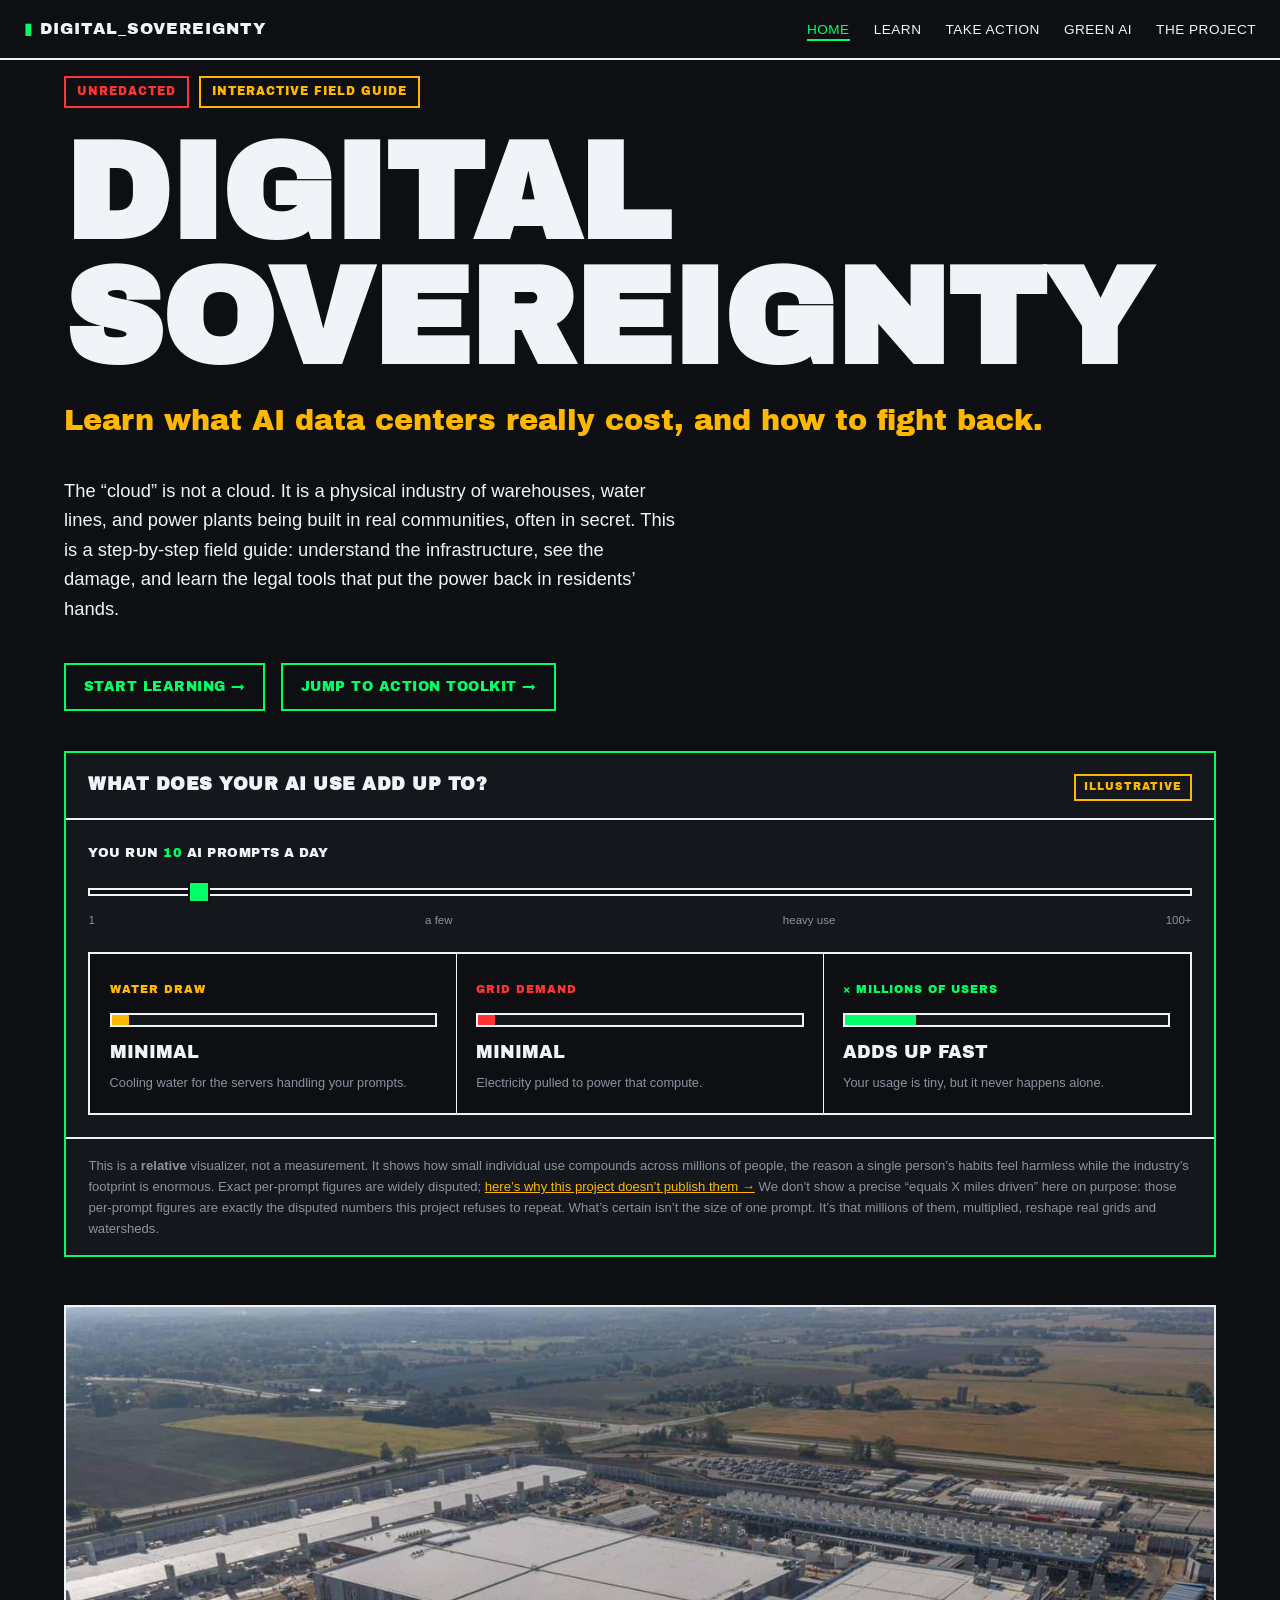
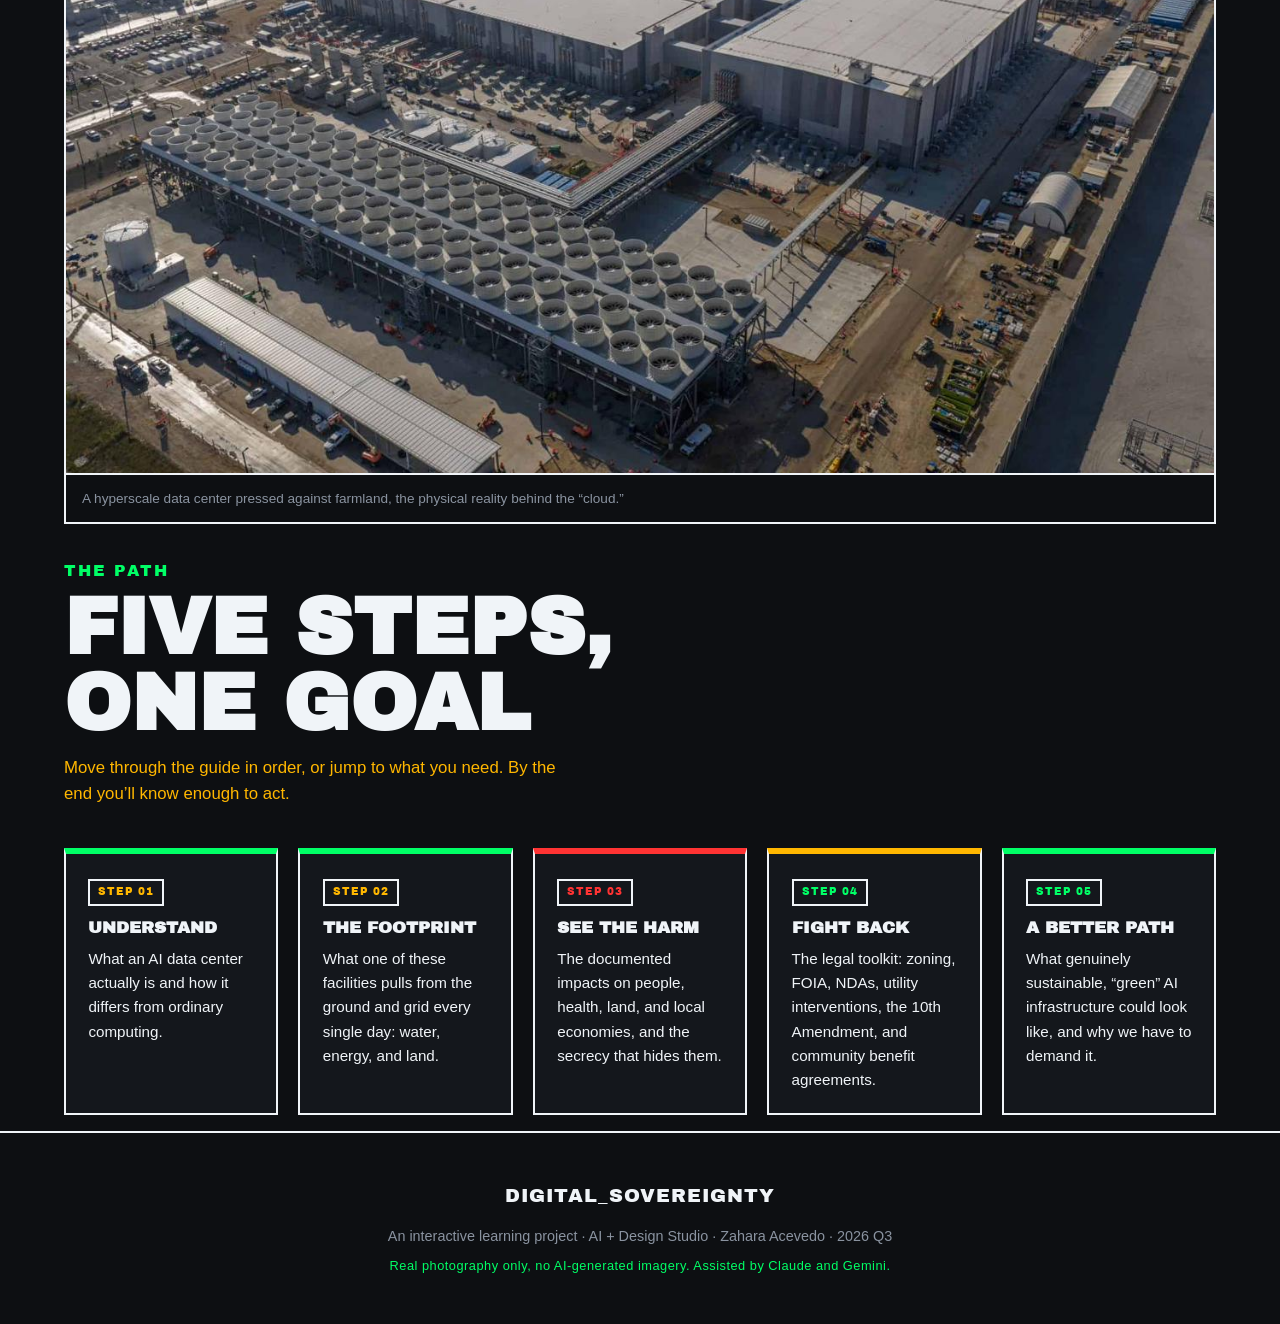
<file: index.html>
<!DOCTYPE html>
<html lang="en">
<head>
  <meta charset="UTF-8">
  <meta name="viewport" content="width=device-width, initial-scale=1.0">
  <title>Digital Sovereignty // Learn. Understand. Fight Back.</title>
  <meta name="description" content="An interactive learning site about AI data centers: what they are, what they consume, who they harm, and how communities can fight back.">
  <link rel="preconnect" href="https://fonts.googleapis.com">
  <link rel="preconnect" href="https://fonts.gstatic.com" crossorigin>
  <link href="https://fonts.googleapis.com/css2?family=Archivo+Black&display=swap" rel="stylesheet">
  <link rel="stylesheet" href="style.css">
</head>
<body>
  <a class="skip-link" href="#main">Skip to content</a>

  <!-- ===== SHARED NAV ===== -->
  <header class="site-nav">
    <a class="nav-brand" href="index.html"><span class="nav-blink">&#9646;</span> DIGITAL_SOVEREIGNTY</a>
    <nav aria-label="Primary">
      <ul class="nav-links">
        <li><a href="index.html" class="is-active">Home</a></li>
        <li><a href="what-is.html">Learn</a></li>
        <li><a href="fight-back.html">Take Action</a></li>
        <li><a href="green-ai.html">Green AI</a></li>
        <li><a href="behind-the-project.html">The Project</a></li>
      </ul>
    </nav>
  </header>

  <main id="main">
  <!-- ===== LANDING HERO ===== -->
  <section class="hero" id="top">
    <div class="hero-meta">
      <span class="tag tag-crimson">UNREDACTED</span>
      <span class="tag tag-amber">INTERACTIVE FIELD GUIDE</span>
    </div>
    <h1 class="hero-title">DIGITAL<br>SOVEREIGNTY</h1>
    <p class="hero-sub">Learn what AI data centers really cost, and how to fight back.</p>
    <p class="hero-summary">
      The &ldquo;cloud&rdquo; is not a cloud. It is a physical industry of warehouses, water
      lines, and power plants being built in real communities, often in secret. This
      is a step-by-step field guide: understand the infrastructure, see the damage, and learn
      the legal tools that put the power back in residents&rsquo; hands.
    </p>
    <div class="link-row">
      <a class="ext-link" href="what-is.html">Start learning &rarr;</a>
      <a class="ext-link" href="fight-back.html">Jump to action toolkit &rarr;</a>
    </div>

    <!-- ===== INTERACTIVE SCALE VISUALIZER ===== -->
    <div class="visualizer" aria-label="Interactive scale visualizer">
      <div class="viz-head">
        <h3>What does your AI use add up to?</h3>
        <span class="viz-flag">Illustrative</span>
      </div>
      <div class="viz-body">
        <div class="viz-control">
          <label for="viz-slider">
            You run <span class="viz-count" id="viz-count">10</span> AI prompts a day
          </label>
          <input type="range" id="viz-slider" min="1" max="100" value="10"
                 aria-describedby="viz-readout">
          <div class="viz-scale"><span>1</span><span>a few</span><span>heavy use</span><span>100+</span></div>
        </div>

        <div class="viz-grid" id="viz-readout">
          <div class="viz-metric water">
            <span class="viz-icon">Water draw</span>
            <div class="viz-meter"><div class="viz-fill" id="fill-water"></div></div>
            <span class="viz-word" id="word-water">Low</span>
            <p class="viz-sub">Cooling water for the servers handling your prompts.</p>
          </div>
          <div class="viz-metric energy">
            <span class="viz-icon">Grid demand</span>
            <div class="viz-meter"><div class="viz-fill" id="fill-energy"></div></div>
            <span class="viz-word" id="word-energy">Low</span>
            <p class="viz-sub">Electricity pulled to power that compute.</p>
          </div>
          <div class="viz-metric scale">
            <span class="viz-icon">&times; millions of users</span>
            <div class="viz-meter"><div class="viz-fill" id="fill-scale"></div></div>
            <span class="viz-word" id="word-scale">Adds up fast</span>
            <p class="viz-sub">Your usage is tiny, but it never happens alone.</p>
          </div>
        </div>
      </div>
      <p class="viz-note">
        This is a <strong>relative</strong> visualizer, not a measurement. It shows how small
        individual use compounds across millions of people, the reason a single
        person&rsquo;s habits feel harmless while the industry&rsquo;s footprint is enormous.
        Exact per-prompt figures are widely disputed; <a href="behind-the-project.html">here&rsquo;s why this project doesn&rsquo;t publish them &rarr;</a>
        We don&rsquo;t show a precise &ldquo;equals X miles driven&rdquo; here on purpose: those per-prompt figures are exactly the disputed numbers this project refuses to repeat. What&rsquo;s certain isn&rsquo;t the size of one prompt. It&rsquo;s that millions of them, multiplied, reshape real grids and watersheds.
      </p>
    </div>

    <figure class="hero-figure" style="margin-top:3rem;">
      <img src="images/OMBDatacenterHero9_18_25.jpg" alt="Aerial view of a sprawling AI data center under construction beside farmland, with a large outdoor cooling array.">
      <figcaption>A hyperscale data center pressed against farmland, the physical reality behind the &ldquo;cloud.&rdquo;</figcaption>
    </figure>
  </section>

  <!-- ===== HOW THIS GUIDE WORKS ===== -->
  <section class="band">
    <div class="section-head">
      <span class="section-index">THE PATH</span>
      <h2 class="section-title">FIVE STEPS,<br>ONE GOAL</h2>
      <p class="section-kicker">Move through the guide in order, or jump to what you need. By the end you&rsquo;ll know enough to act.</p>
    </div>
    <div class="grid grid-5">
      <a class="card card-product" href="what-is.html" style="text-decoration:none;color:inherit;">
        <span class="card-tag tag-amber">STEP 01</span>
        <h4>Understand</h4>
        <p>What an AI data center actually is and how it differs from ordinary computing.</p>
      </a>
      <a class="card card-product" href="consumption.html" style="text-decoration:none;color:inherit;">
        <span class="card-tag tag-amber">STEP 02</span>
        <h4>The footprint</h4>
        <p>What one of these facilities pulls from the ground and grid every single day: water, energy, and land.</p>
      </a>
      <a class="card card-impact" href="impacts.html" style="text-decoration:none;color:inherit;">
        <span class="card-tag tag-crimson">STEP 03</span>
        <h4>See the harm</h4>
        <p>The documented impacts on people, health, land, and local economies, and the secrecy that hides them.</p>
      </a>
      <a class="card card-threat" href="fight-back.html" style="text-decoration:none;color:inherit;">
        <span class="card-tag tag-green">STEP 04</span>
        <h4>Fight back</h4>
        <p>The legal toolkit: zoning, FOIA, NDAs, utility interventions, the 10th Amendment, and community benefit agreements.</p>
      </a>
      <a class="card card-product" href="green-ai.html" style="text-decoration:none;color:inherit;">
        <span class="card-tag tag-green">STEP 05</span>
        <h4>A better path</h4>
        <p>What genuinely sustainable, &ldquo;green&rdquo; AI infrastructure could look like, and why we have to demand it.</p>
      </a>
    </div>
  </section>
  </main>

  <!-- ===== SHARED FOOTER ===== -->
  <footer class="site-footer">
    <p class="footer-title">DIGITAL_SOVEREIGNTY</p>
    <p class="footer-meta">An interactive learning project &middot; AI + Design Studio &middot; Zahara Acevedo &middot; 2026 Q3</p>
    <p class="footer-note">Real photography only, no AI-generated imagery. Assisted by Claude and Gemini.</p>
  </footer>
  <!-- ===== SCALE VISUALIZER SCRIPT =====
       The only JavaScript on the site. It updates the visualizer as the
       slider moves. Deliberately uses RELATIVE levels (not precise figures),
       in keeping with the project's "don't publish numbers you can't verify"
       stance. No data is stored; everything runs live in the browser. -->
  <script>
    (function () {
      var slider = document.getElementById('viz-slider');
      if (!slider) return; // safety: do nothing if the widget isn't on the page

      var countEl = document.getElementById('viz-count');
      var fillWater  = document.getElementById('fill-water');
      var fillEnergy = document.getElementById('fill-energy');
      var fillScale  = document.getElementById('fill-scale');
      var wordWater  = document.getElementById('word-water');
      var wordEnergy = document.getElementById('word-energy');
      var wordScale  = document.getElementById('word-scale');

      // turn a 0-100 percentage into a plain-language level
      function level(pct) {
        if (pct < 20) return 'Minimal';
        if (pct < 45) return 'Low';
        if (pct < 70) return 'Notable';
        if (pct < 90) return 'High';
        return 'Extreme';
      }

      function update() {
        var prompts = parseInt(slider.value, 10);
        countEl.textContent = prompts;

        // individual impact scales gently with usage (stays modest)
        var individual = Math.min(100, 5 + prompts * 0.03);

        // the "x millions of users" bar ramps faster, to make the
        // compounding point: small personal use, huge collective total
        var collective = Math.min(100, 10 + prompts * 1.2);

        fillWater.style.width  = individual + '%';
        fillEnergy.style.width = individual + '%';
        fillScale.style.width  = collective + '%';

        wordWater.textContent  = level(individual);
        wordEnergy.textContent = level(individual);
        wordScale.textContent  = collective > 80 ? 'Enormous' : 'Adds up fast';
      }

      slider.addEventListener('input', update);
      update(); // set the starting state
    })();
  </script>
</body>
</html>
</file>
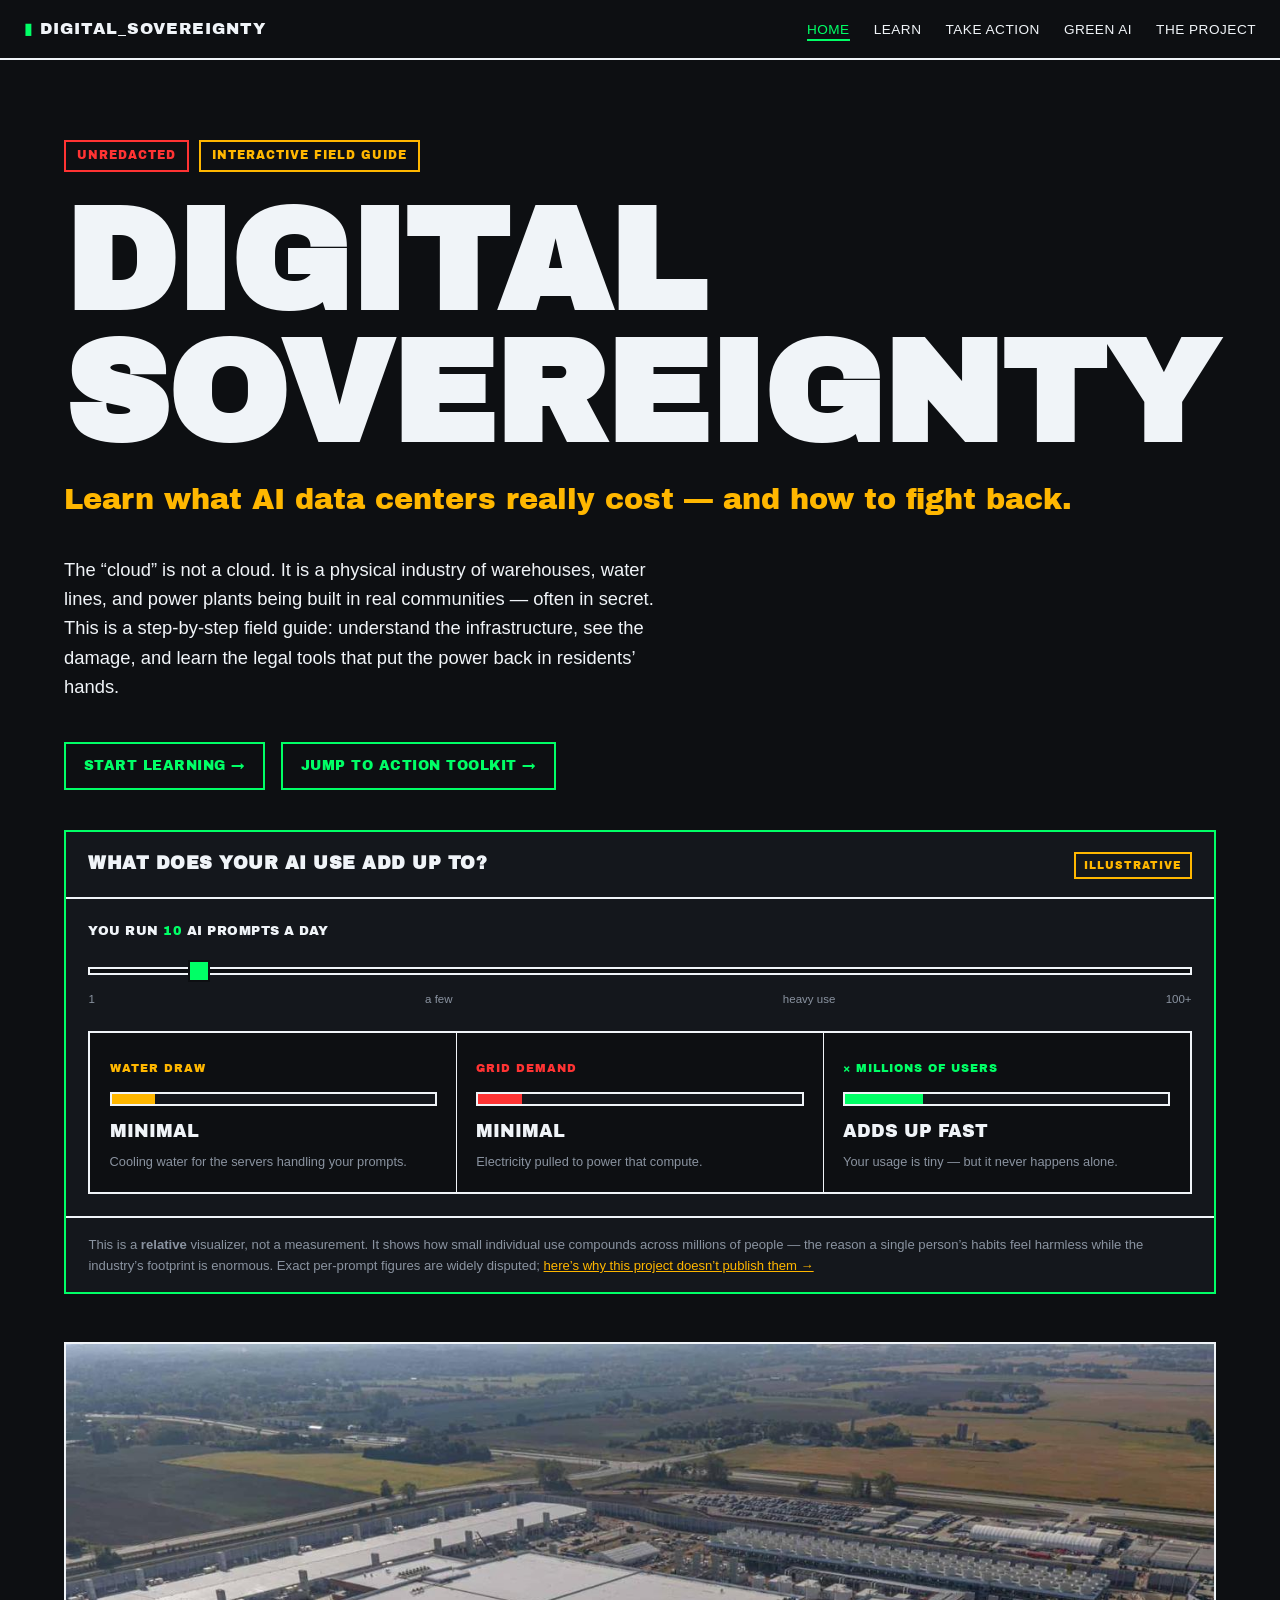
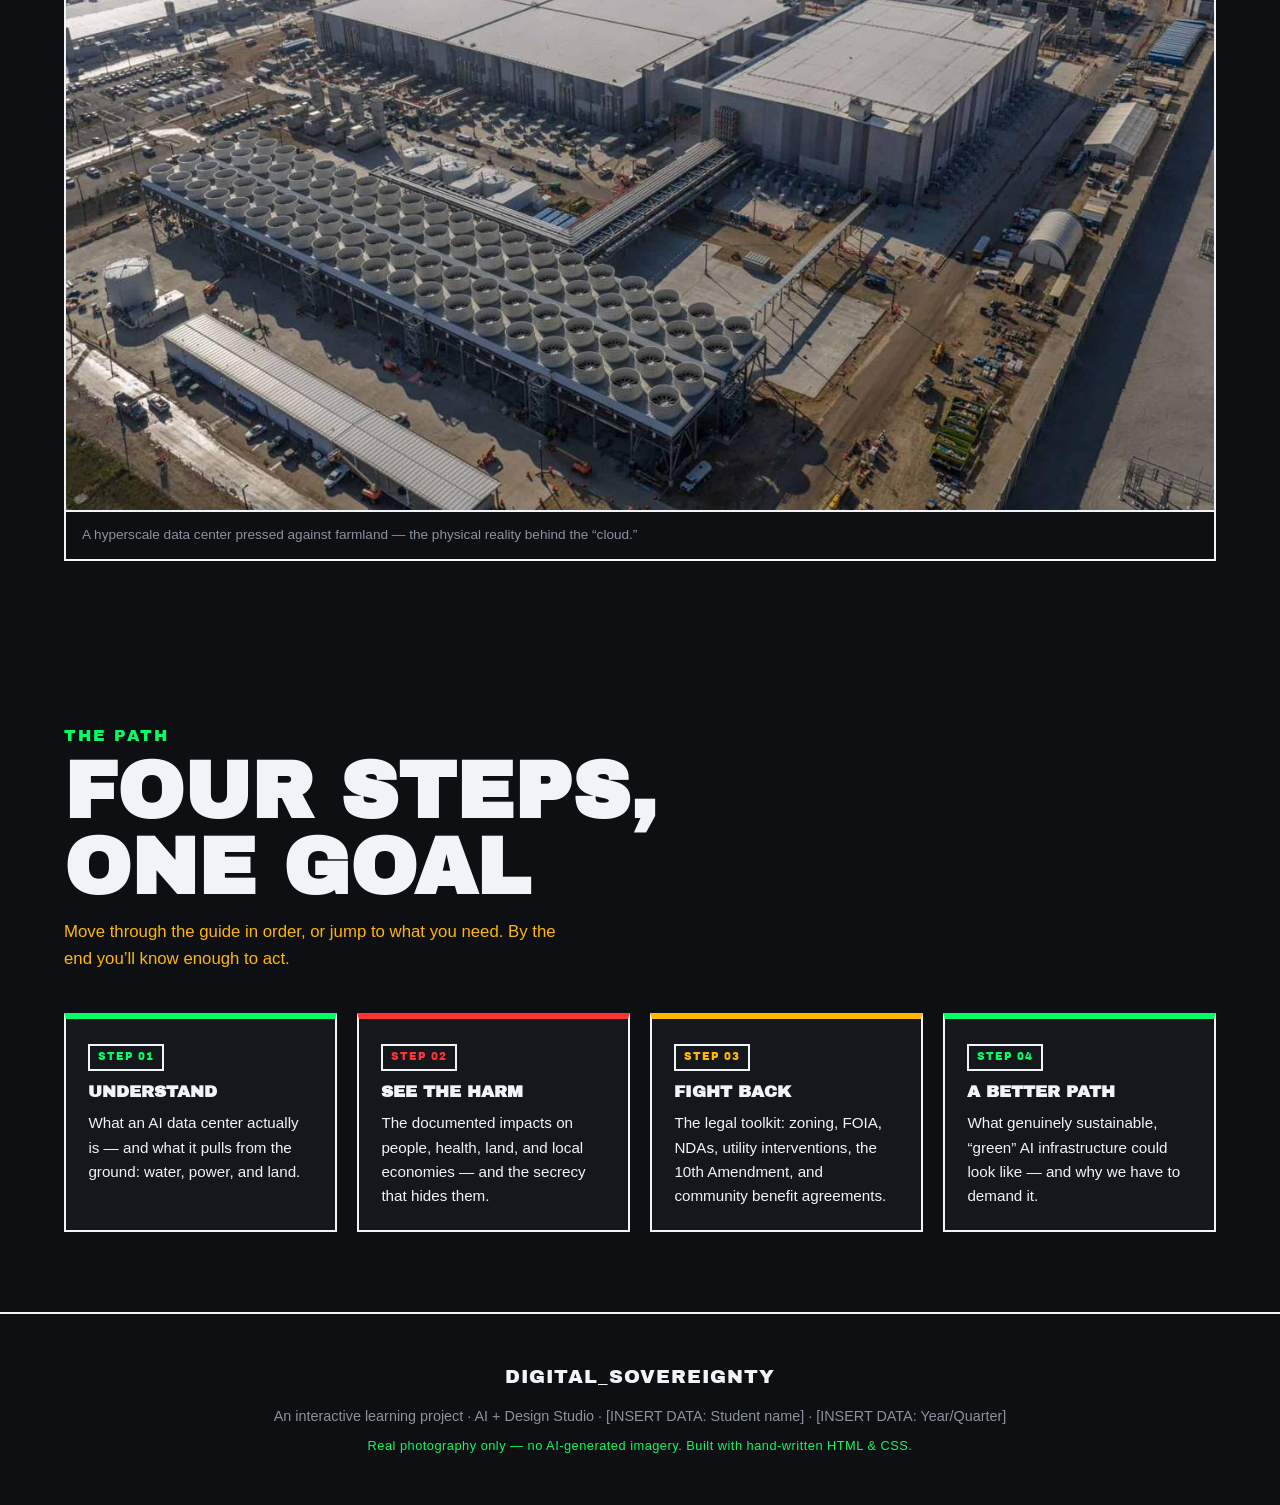
<file: digital-sovereignty/index.html>
<!DOCTYPE html>
<html lang="en">
<head>
  <meta charset="UTF-8">
  <meta name="viewport" content="width=device-width, initial-scale=1.0">
  <title>Digital Sovereignty // Learn. Understand. Fight Back.</title>
  <meta name="description" content="An interactive learning site about AI data centers: what they are, what they consume, who they harm, and how communities can fight back.">
  <link rel="preconnect" href="https://fonts.googleapis.com">
  <link rel="preconnect" href="https://fonts.gstatic.com" crossorigin>
  <link href="https://fonts.googleapis.com/css2?family=Archivo+Black&display=swap" rel="stylesheet">
  <link rel="stylesheet" href="style.css">
</head>
<body>
  <a class="skip-link" href="#main">Skip to content</a>

  <!-- ===== SHARED NAV ===== -->
  <header class="site-nav">
    <a class="nav-brand" href="index.html"><span class="nav-blink">&#9646;</span> DIGITAL_SOVEREIGNTY</a>
    <nav aria-label="Primary">
      <ul class="nav-links">
        <li><a href="index.html" class="is-active">Home</a></li>
        <li><a href="what-is.html">Learn</a></li>
        <li><a href="fight-back.html">Take Action</a></li>
        <li><a href="green-ai.html">Green AI</a></li>
        <li><a href="behind-the-project.html">The Project</a></li>
      </ul>
    </nav>
  </header>

  <main id="main">
  <!-- ===== LANDING HERO ===== -->
  <section class="hero" id="top">
    <div class="hero-meta">
      <span class="tag tag-crimson">UNREDACTED</span>
      <span class="tag tag-amber">INTERACTIVE FIELD GUIDE</span>
    </div>
    <h1 class="hero-title">DIGITAL<br>SOVEREIGNTY</h1>
    <p class="hero-sub">Learn what AI data centers really cost &mdash; and how to fight back.</p>
    <p class="hero-summary">
      The &ldquo;cloud&rdquo; is not a cloud. It is a physical industry of warehouses, water
      lines, and power plants being built in real communities &mdash; often in secret. This
      is a step-by-step field guide: understand the infrastructure, see the damage, and learn
      the legal tools that put the power back in residents&rsquo; hands.
    </p>
    <div class="link-row">
      <a class="ext-link" href="what-is.html">Start learning &rarr;</a>
      <a class="ext-link" href="fight-back.html">Jump to action toolkit &rarr;</a>
    </div>

    <!-- ===== INTERACTIVE SCALE VISUALIZER ===== -->
    <div class="visualizer" aria-label="Interactive scale visualizer">
      <div class="viz-head">
        <h3>What does your AI use add up to?</h3>
        <span class="viz-flag">Illustrative</span>
      </div>
      <div class="viz-body">
        <div class="viz-control">
          <label for="viz-slider">
            You run <span class="viz-count" id="viz-count">10</span> AI prompts a day
          </label>
          <input type="range" id="viz-slider" min="1" max="100" value="10"
                 aria-describedby="viz-readout">
          <div class="viz-scale"><span>1</span><span>a few</span><span>heavy use</span><span>100+</span></div>
        </div>

        <div class="viz-grid" id="viz-readout">
          <div class="viz-metric water">
            <span class="viz-icon">Water draw</span>
            <div class="viz-meter"><div class="viz-fill" id="fill-water"></div></div>
            <span class="viz-word" id="word-water">Low</span>
            <p class="viz-sub">Cooling water for the servers handling your prompts.</p>
          </div>
          <div class="viz-metric energy">
            <span class="viz-icon">Grid demand</span>
            <div class="viz-meter"><div class="viz-fill" id="fill-energy"></div></div>
            <span class="viz-word" id="word-energy">Low</span>
            <p class="viz-sub">Electricity pulled to power that compute.</p>
          </div>
          <div class="viz-metric scale">
            <span class="viz-icon">&times; millions of users</span>
            <div class="viz-meter"><div class="viz-fill" id="fill-scale"></div></div>
            <span class="viz-word" id="word-scale">Adds up fast</span>
            <p class="viz-sub">Your usage is tiny &mdash; but it never happens alone.</p>
          </div>
        </div>
      </div>
      <p class="viz-note">
        This is a <strong>relative</strong> visualizer, not a measurement. It shows how small
        individual use compounds across millions of people &mdash; the reason a single
        person&rsquo;s habits feel harmless while the industry&rsquo;s footprint is enormous.
        Exact per-prompt figures are widely disputed; <a href="behind-the-project.html">here&rsquo;s why this project doesn&rsquo;t publish them &rarr;</a>
      </p>
    </div>

    <figure class="hero-figure" style="margin-top:3rem;">
      <img src="images/OMBDatacenterHero9_18_25.jpg" alt="Aerial view of a sprawling AI data center under construction beside farmland, with a large outdoor cooling array.">
      <figcaption>A hyperscale data center pressed against farmland &mdash; the physical reality behind the &ldquo;cloud.&rdquo;</figcaption>
    </figure>
  </section>

  <!-- ===== HOW THIS GUIDE WORKS ===== -->
  <section class="band">
    <div class="section-head">
      <span class="section-index">THE PATH</span>
      <h2 class="section-title">FOUR STEPS,<br>ONE GOAL</h2>
      <p class="section-kicker">Move through the guide in order, or jump to what you need. By the end you&rsquo;ll know enough to act.</p>
    </div>
    <div class="grid grid-4">
      <a class="card card-product" href="what-is.html" style="text-decoration:none;color:inherit;">
        <span class="card-tag tag-green">STEP 01</span>
        <h4>Understand</h4>
        <p>What an AI data center actually is &mdash; and what it pulls from the ground: water, power, and land.</p>
      </a>
      <a class="card card-impact" href="impacts.html" style="text-decoration:none;color:inherit;">
        <span class="card-tag tag-crimson">STEP 02</span>
        <h4>See the harm</h4>
        <p>The documented impacts on people, health, land, and local economies &mdash; and the secrecy that hides them.</p>
      </a>
      <a class="card card-threat" href="fight-back.html" style="text-decoration:none;color:inherit;">
        <span class="card-tag tag-amber">STEP 03</span>
        <h4>Fight back</h4>
        <p>The legal toolkit: zoning, FOIA, NDAs, utility interventions, the 10th Amendment, and community benefit agreements.</p>
      </a>
      <a class="card card-product" href="green-ai.html" style="text-decoration:none;color:inherit;">
        <span class="card-tag tag-green">STEP 04</span>
        <h4>A better path</h4>
        <p>What genuinely sustainable, &ldquo;green&rdquo; AI infrastructure could look like &mdash; and why we have to demand it.</p>
      </a>
    </div>
  </section>
  </main>

  <!-- ===== SHARED FOOTER ===== -->
  <footer class="site-footer">
    <p class="footer-title">DIGITAL_SOVEREIGNTY</p>
    <p class="footer-meta">An interactive learning project &middot; AI + Design Studio &middot; [INSERT DATA: Student name] &middot; [INSERT DATA: Year/Quarter]</p>
    <p class="footer-note">Real photography only &mdash; no AI-generated imagery. Built with hand-written HTML &amp; CSS.</p>
  </footer>
  <!-- ===== SCALE VISUALIZER SCRIPT =====
       The only JavaScript on the site. It updates the visualizer as the
       slider moves. Deliberately uses RELATIVE levels (not precise figures),
       in keeping with the project's "don't publish numbers you can't verify"
       stance. No data is stored; everything runs live in the browser. -->
  <script>
    (function () {
      var slider = document.getElementById('viz-slider');
      if (!slider) return; // safety: do nothing if the widget isn't on the page

      var countEl = document.getElementById('viz-count');
      var fillWater  = document.getElementById('fill-water');
      var fillEnergy = document.getElementById('fill-energy');
      var fillScale  = document.getElementById('fill-scale');
      var wordWater  = document.getElementById('word-water');
      var wordEnergy = document.getElementById('word-energy');
      var wordScale  = document.getElementById('word-scale');

      // turn a 0-100 percentage into a plain-language level
      function level(pct) {
        if (pct < 20) return 'Minimal';
        if (pct < 45) return 'Low';
        if (pct < 70) return 'Notable';
        if (pct < 90) return 'High';
        return 'Extreme';
      }

      function update() {
        var prompts = parseInt(slider.value, 10);
        countEl.textContent = prompts;

        // individual impact scales gently with usage (stays modest)
        var individual = Math.min(100, 5 + prompts * 0.85);

        // the "x millions of users" bar ramps faster, to make the
        // compounding point: small personal use, huge collective total
        var collective = Math.min(100, 15 + prompts * 0.9);

        fillWater.style.width  = individual + '%';
        fillEnergy.style.width = individual + '%';
        fillScale.style.width  = collective + '%';

        wordWater.textContent  = level(individual);
        wordEnergy.textContent = level(individual);
        wordScale.textContent  = collective > 80 ? 'Enormous' : 'Adds up fast';
      }

      slider.addEventListener('input', update);
      update(); // set the starting state
    })();
  </script>
</body>
</html>
</file>
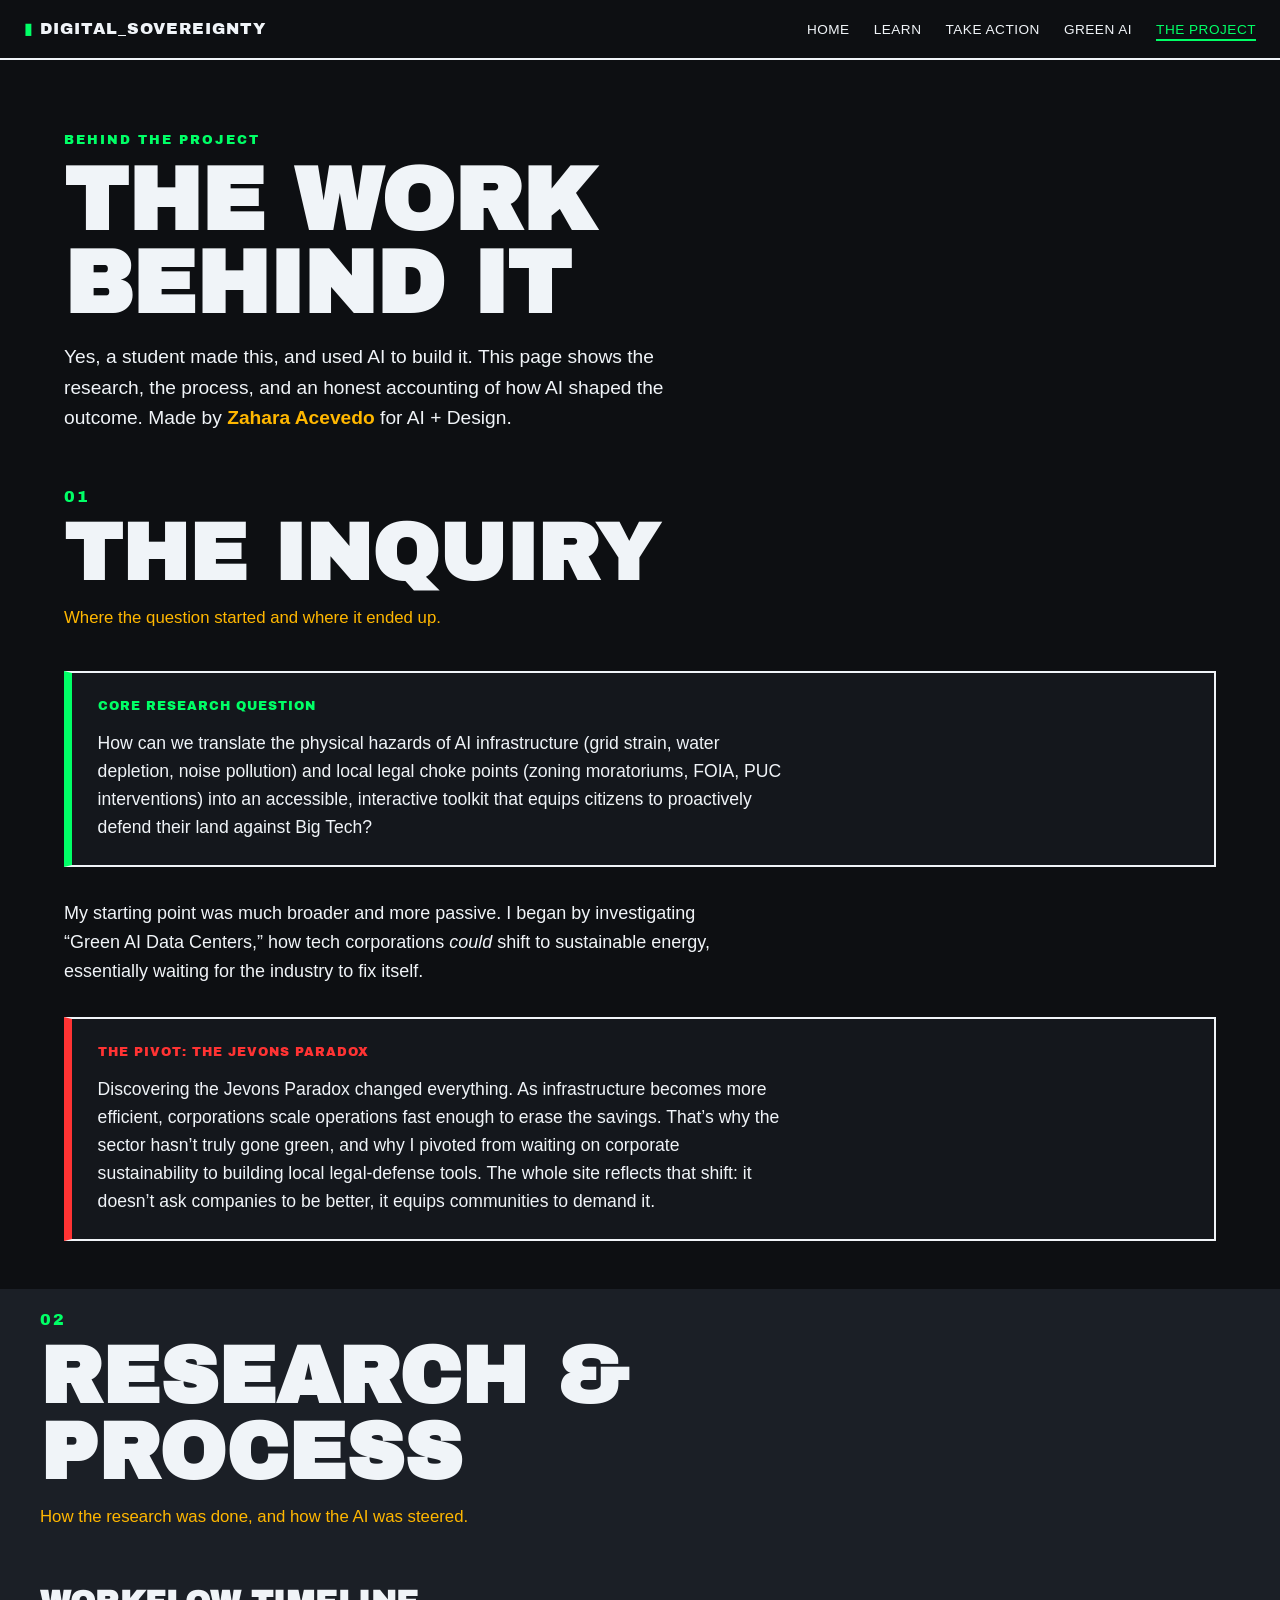
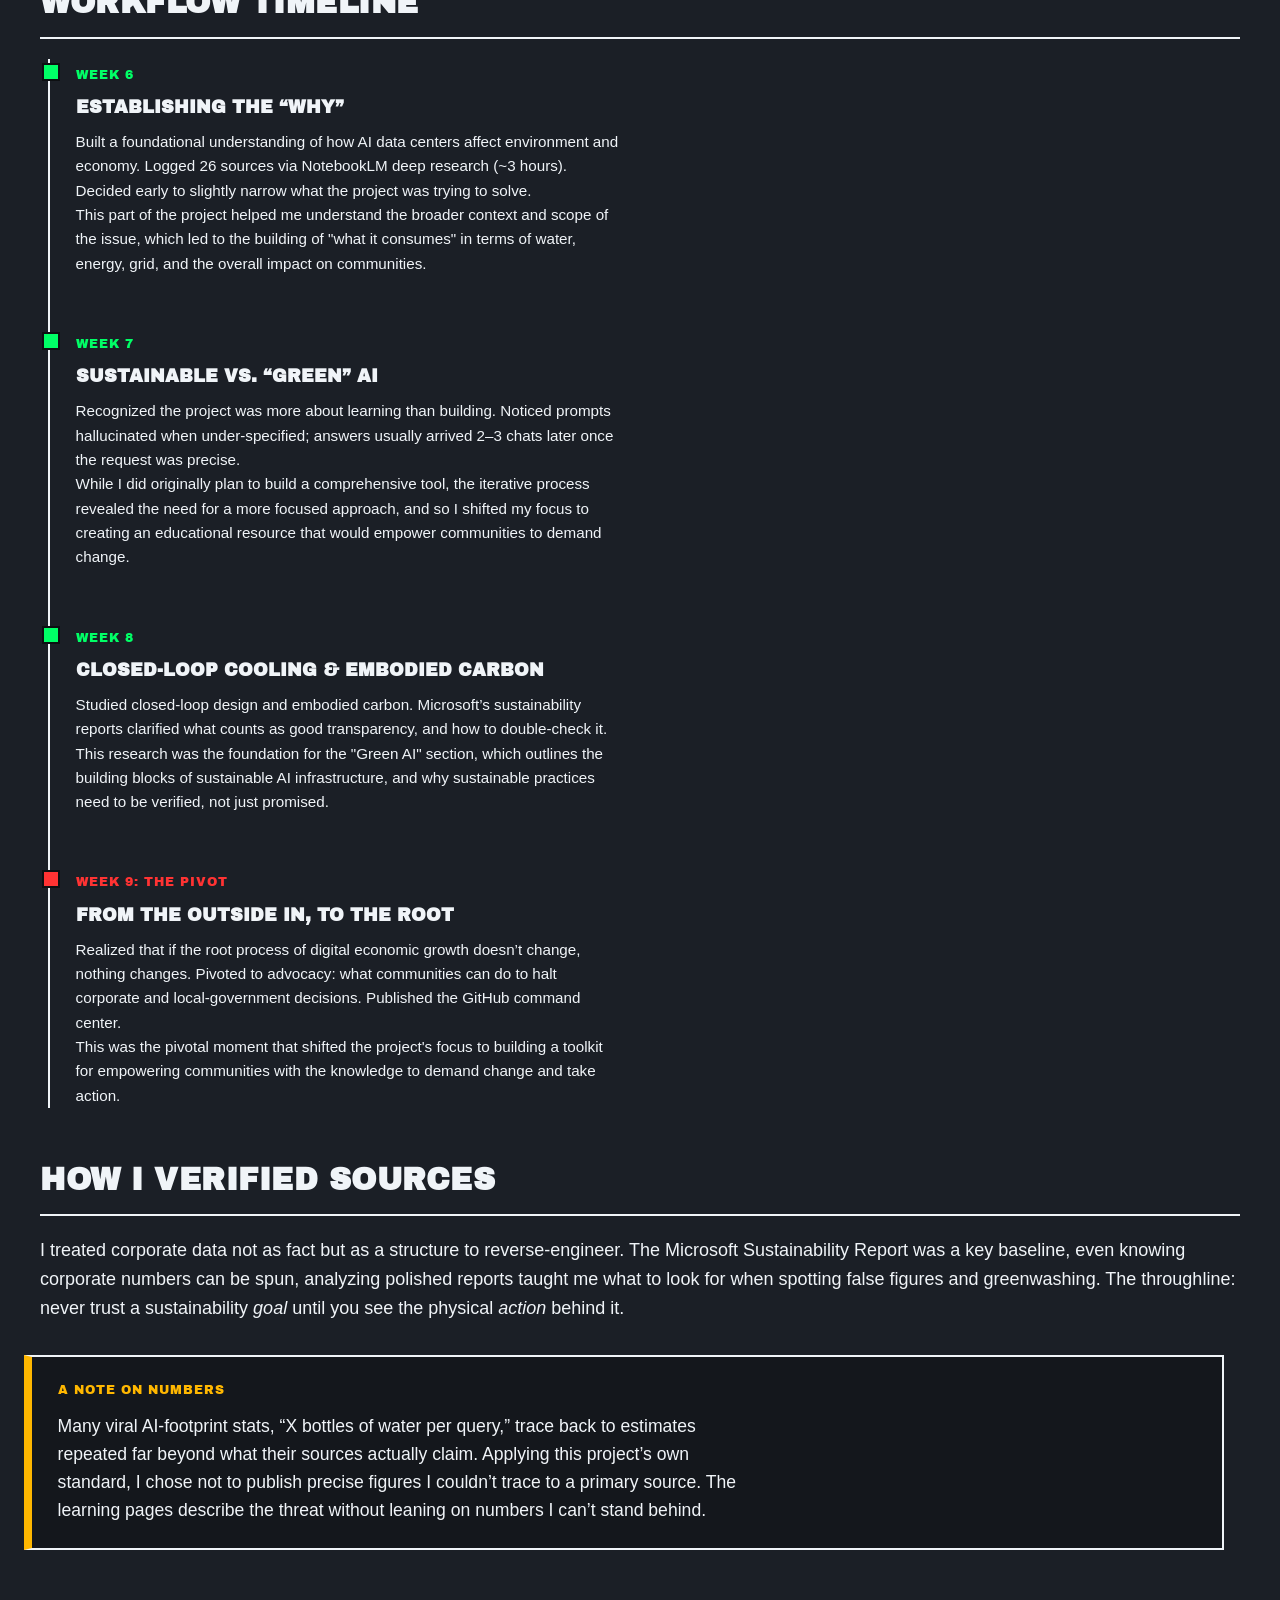
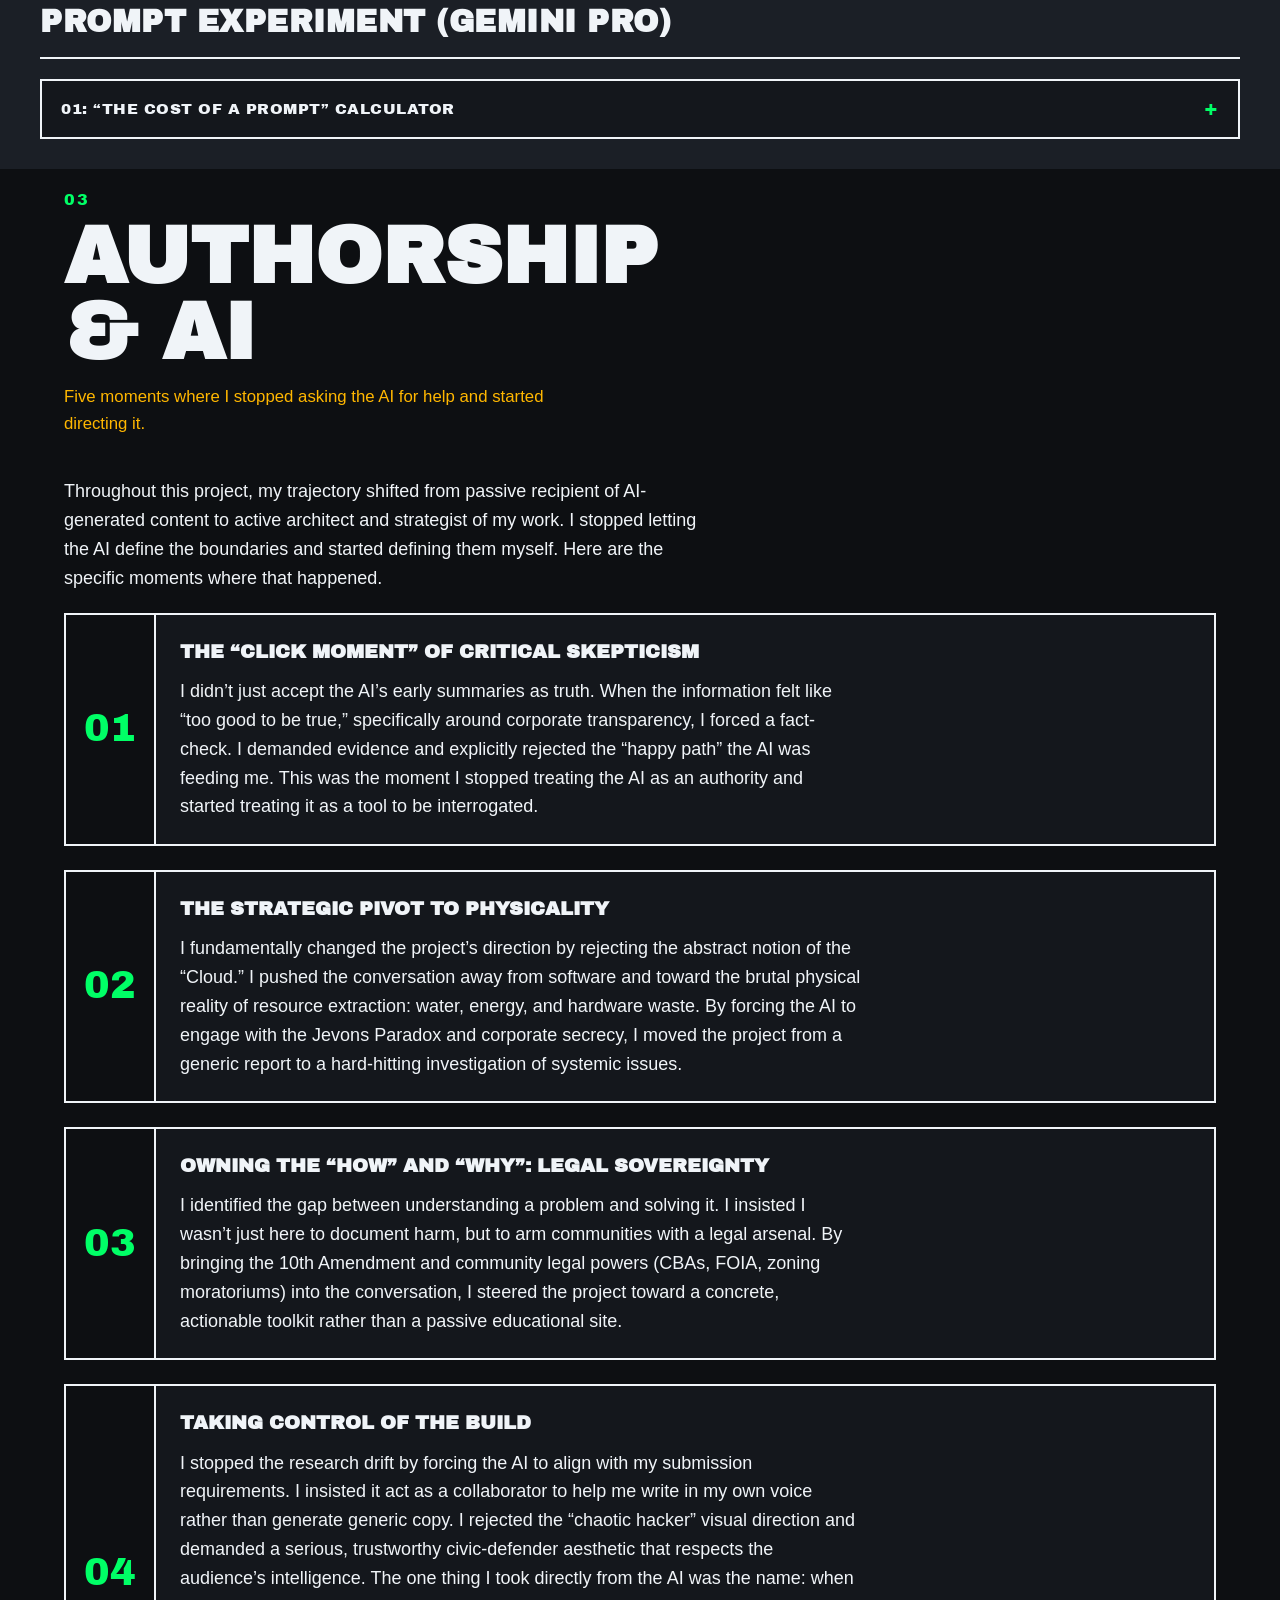
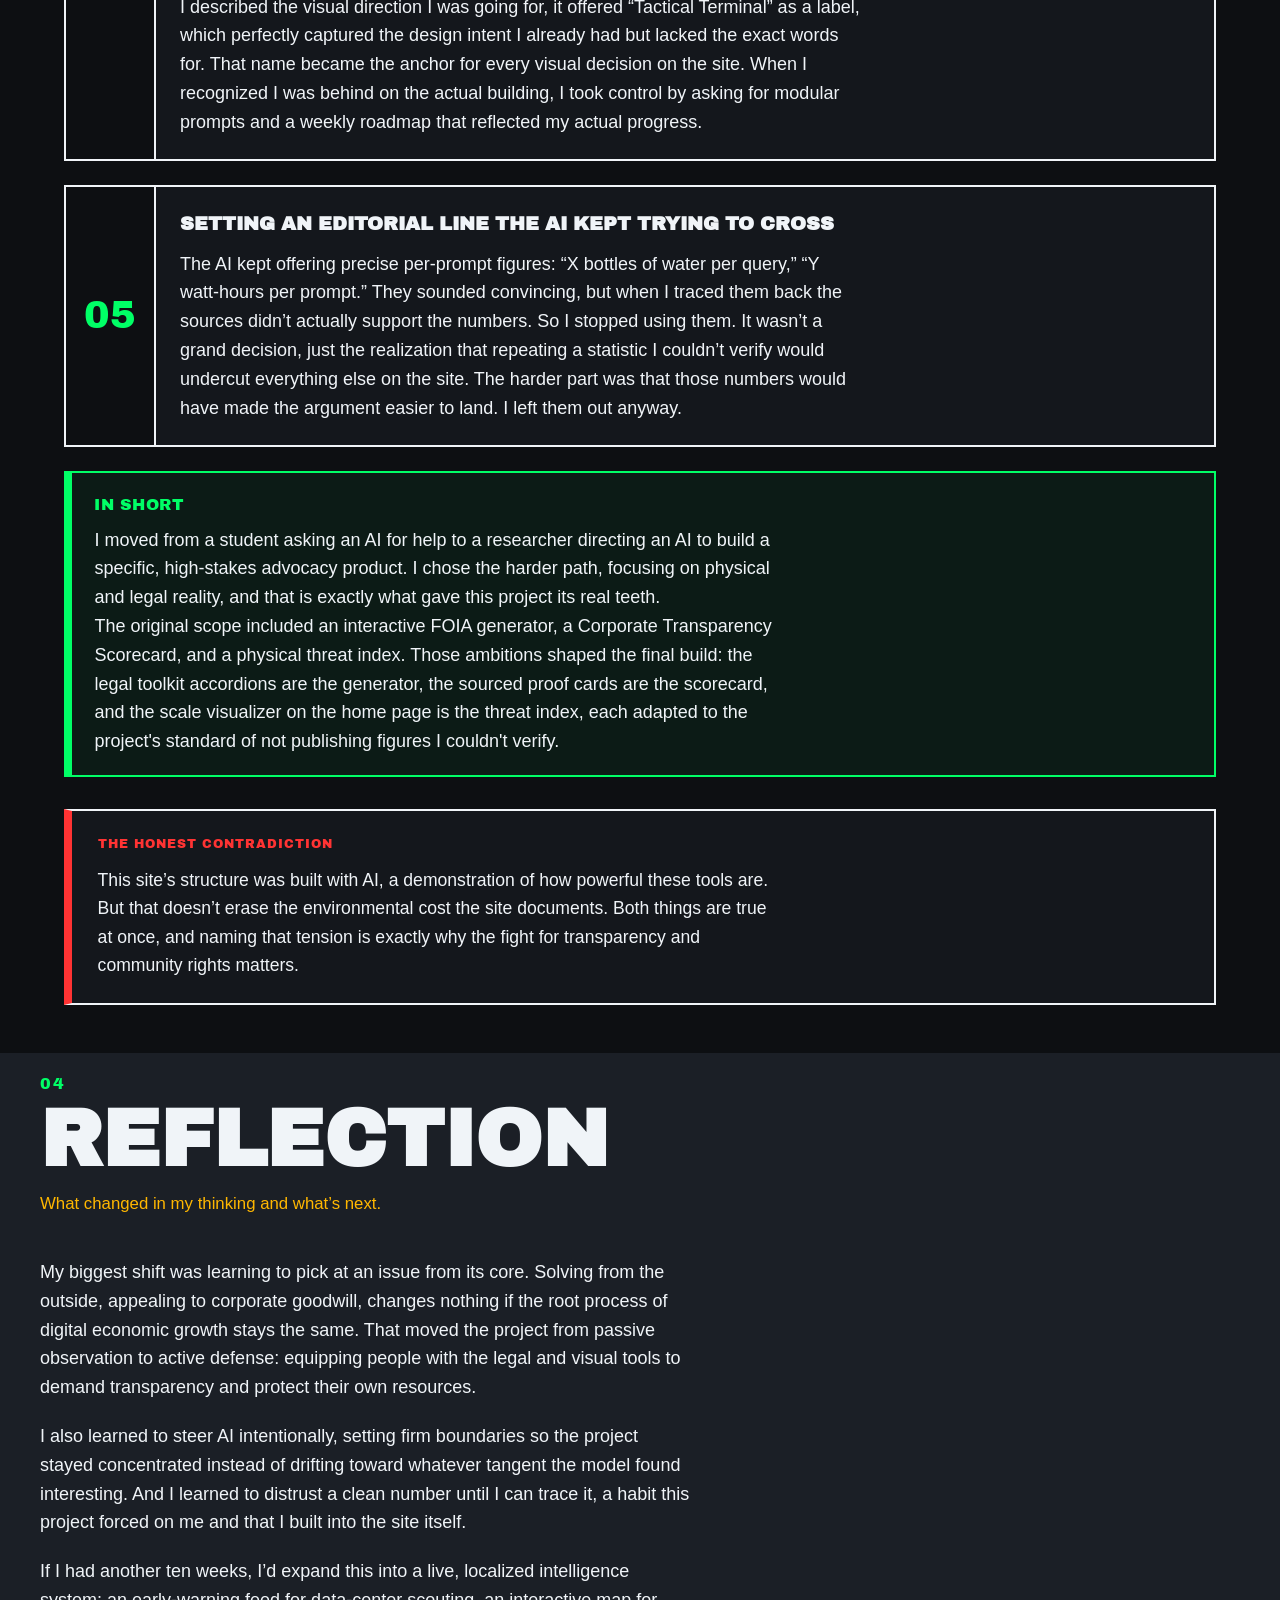
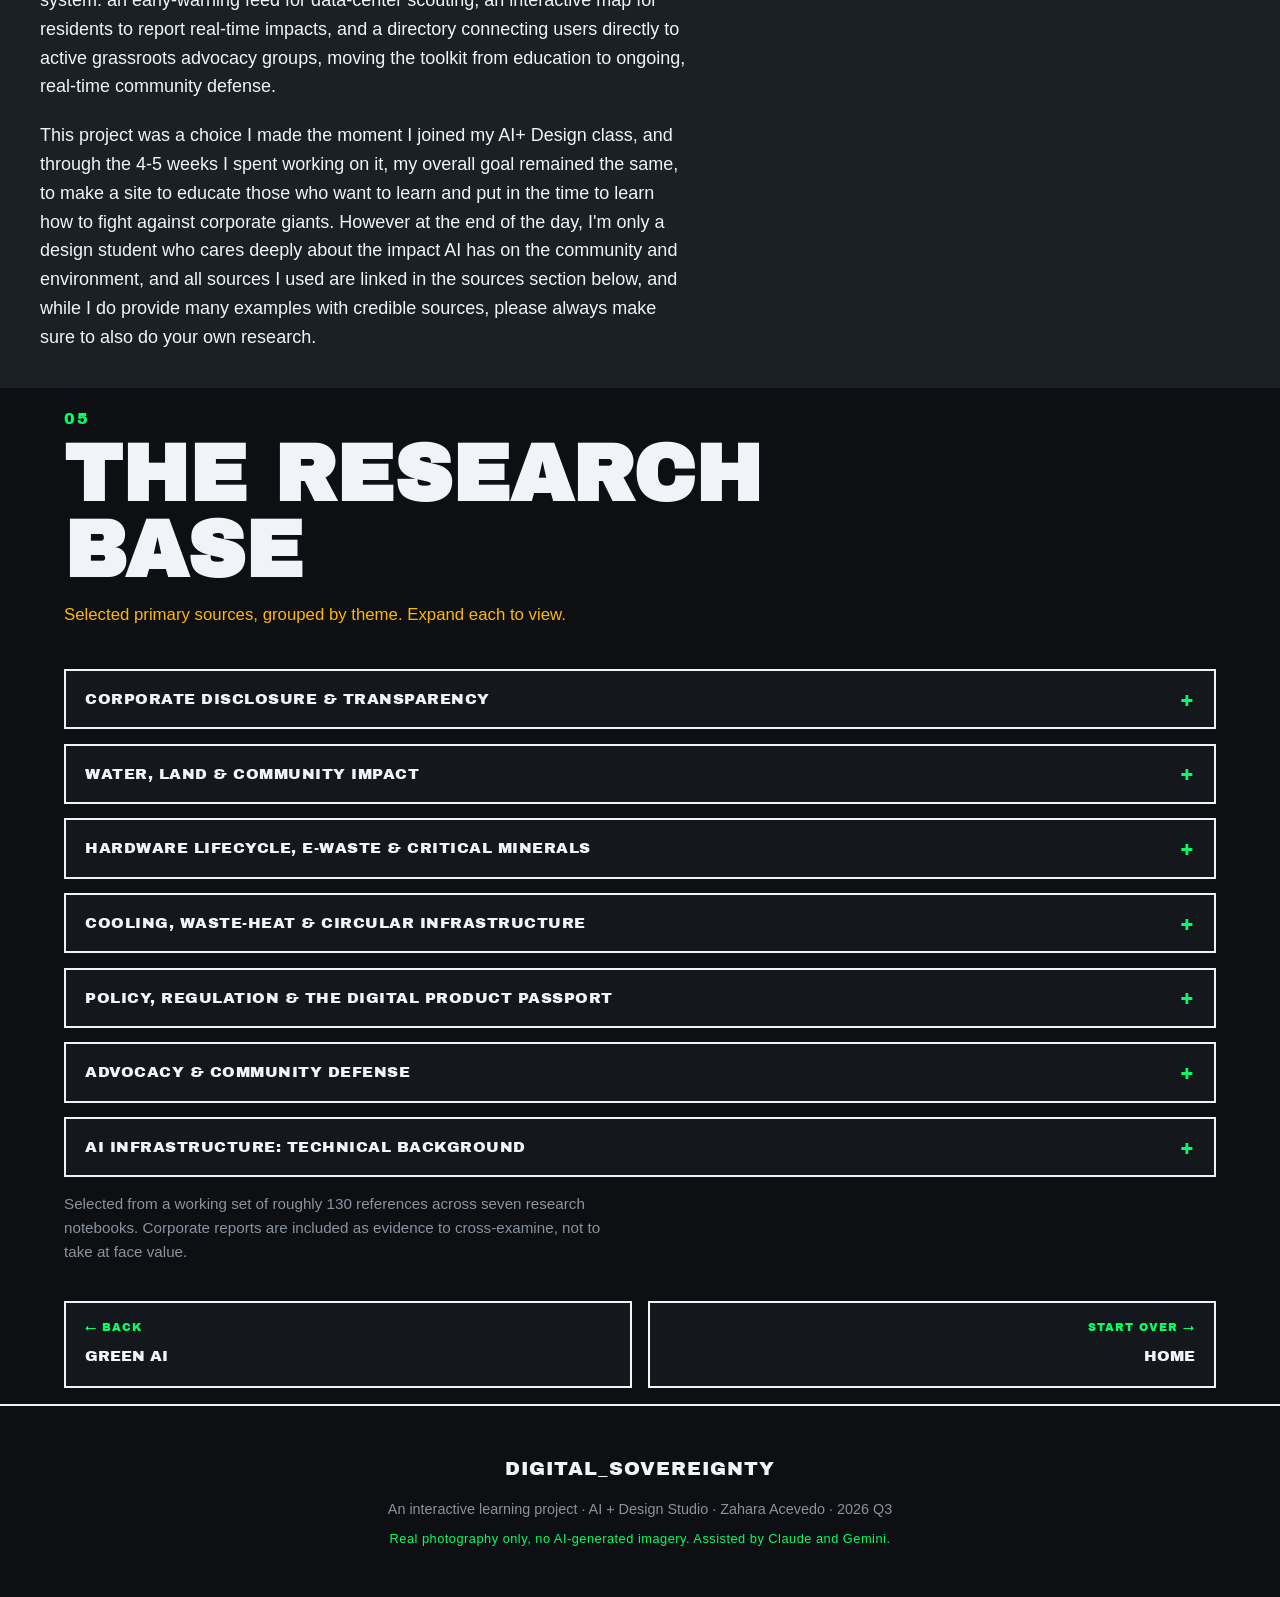
<file: behind-the-project.html>
<!DOCTYPE html>
<html lang="en">
<head>
  <meta charset="UTF-8">
  <meta name="viewport" content="width=device-width, initial-scale=1.0">
  <title>Behind the Project // Digital Sovereignty</title>
  <meta name="description" content="The inquiry, research, process, AI collaboration, reflection, and sources behind the Digital Sovereignty learning site.">
  <link rel="preconnect" href="https://fonts.googleapis.com">
  <link rel="preconnect" href="https://fonts.gstatic.com" crossorigin>
  <link href="https://fonts.googleapis.com/css2?family=Archivo+Black&display=swap" rel="stylesheet">
  <link rel="stylesheet" href="style.css">
</head>
<body>
  <a class="skip-link" href="#main">Skip to content</a>

  <header class="site-nav">
    <a class="nav-brand" href="index.html"><span class="nav-blink">&#9646;</span> DIGITAL_SOVEREIGNTY</a>
    <nav aria-label="Primary">
      <ul class="nav-links">
        <li><a href="index.html">Home</a></li>
        <li><a href="what-is.html">Learn</a></li>
        <li><a href="fight-back.html">Take Action</a></li>
        <li><a href="green-ai.html">Green AI</a></li>
        <li><a href="behind-the-project.html" class="is-active">The Project</a></li>
      </ul>
    </nav>
  </header>

  <main id="main">
  <header class="page-hero">
    <span class="eyebrow">Behind the project</span>
    <h1>The Work<br>Behind It</h1>
    <p class="lede">Yes, a student made this, and used AI to build it. This page shows the research, the process, and an honest accounting of how AI shaped the outcome. Made by <strong>Zahara Acevedo</strong> for AI + Design.</p>
  </header>

  <!-- INQUIRY -->
  <section class="band" style="padding-top:1rem;">
    <div class="section-head">
      <span class="section-index">01</span>
      <h2 class="section-title">THE INQUIRY</h2>
      <p class="section-kicker">Where the question started and where it ended up.</p>
    </div>

    <div class="callout callout-green">
      <span class="callout-label">Core research question</span>
      <p>How can we translate the physical hazards of AI infrastructure (grid strain, water depletion, noise pollution) and local legal choke points (zoning moratoriums, FOIA, PUC interventions) into an accessible, interactive toolkit that equips citizens to proactively defend their land against Big Tech?</p>
    </div>

    <p class="body">My starting point was much broader and more passive. I began by investigating &ldquo;Green AI Data Centers,&rdquo; how tech corporations <em>could</em> shift to sustainable energy, essentially waiting for the industry to fix itself.</p>

    <div class="callout callout-crimson">
      <span class="callout-label">The pivot: the Jevons Paradox</span>
      <p>Discovering the Jevons Paradox changed everything. As infrastructure becomes more efficient, corporations scale operations fast enough to erase the savings. That&rsquo;s why the sector hasn&rsquo;t truly gone green, and why I pivoted from waiting on corporate sustainability to building local legal-defense tools. The whole site reflects that shift: it doesn&rsquo;t ask companies to be better, it equips communities to demand it.</p>
    </div>
  </section>

  <!-- RESEARCH & PROCESS -->
  <section class="band band-alt">
    <div class="section-head">
      <span class="section-index">02</span>
      <h2 class="section-title">RESEARCH &amp;<br>PROCESS</h2>
      <p class="section-kicker">How the research was done, and how the AI was steered.</p>
    </div>

    <h3 class="sub-head">Workflow timeline</h3>
    <ol class="timeline">
      <li class="timeline-item">
        <span class="timeline-week">WEEK 6</span>
        <h4>Establishing the &ldquo;why&rdquo;</h4>
        <p>Built a foundational understanding of how AI data centers affect environment and economy. Logged 26 sources via NotebookLM deep research (~3 hours). Decided early to slightly narrow what the project was trying to solve.</p>
        <p class="body">This part of the project helped me understand the broader context and scope of the issue, which led to the building of "what it consumes" in terms of water, energy, grid, and the overall impact on communities.</p>
      </li>
      <li class="timeline-item">
        <span class="timeline-week">WEEK 7</span>
        <h4>Sustainable vs. &ldquo;green&rdquo; AI</h4>
        <p>Recognized the project was more about learning than building. Noticed prompts hallucinated when under-specified; answers usually arrived 2&ndash;3 chats later once the request was precise.</p>
        <p class="body">While I did originally plan to build a comprehensive tool, the iterative process revealed the need for a more focused approach, and so I shifted my focus to creating an educational resource that would empower communities to demand change.</p>
      </li>
      <li class="timeline-item">
        <span class="timeline-week">WEEK 8</span>
        <h4>Closed-loop cooling &amp; embodied carbon</h4>
        <p>Studied closed-loop design and embodied carbon. Microsoft&rsquo;s sustainability reports clarified what counts as good transparency, and how to double-check it.</p>
        <p class="body">This research was the foundation for the "Green AI" section, which outlines the building blocks of sustainable AI infrastructure, and why sustainable practices need to be verified, not just promised.</p>
      </li>
      <li class="timeline-item timeline-pivot">
        <span class="timeline-week">WEEK 9: THE PIVOT</span>
        <h4>From the outside in, to the root</h4>
        <p>Realized that if the root process of digital economic growth doesn&rsquo;t change, nothing changes. Pivoted to advocacy: what communities can do to halt corporate and local-government decisions. Published the GitHub command center.</p>
        <p class="body">This was the pivotal moment that shifted the project's focus to building a toolkit for empowering communities with the knowledge to demand change and take action.</p>
      </li>
    </ol>

    <h3 class="sub-head">How I verified sources</h3>
    <p class="body">I treated corporate data not as fact but as a structure to reverse-engineer. The Microsoft Sustainability Report was a key baseline, even knowing corporate numbers can be spun, analyzing polished reports taught me what to look for when spotting false figures and greenwashing. The throughline: never trust a sustainability <em>goal</em> until you see the physical <em>action</em> behind it.</p>

    <div class="callout callout-amber">
      <span class="callout-label">A note on numbers</span>
      <p>Many viral AI-footprint stats, &ldquo;X bottles of water per query,&rdquo; trace back to estimates repeated far beyond what their sources actually claim. Applying this project&rsquo;s own standard, I chose not to publish precise figures I couldn&rsquo;t trace to a primary source. The learning pages describe the threat without leaning on numbers I can&rsquo;t stand behind.</p>
    </div>

    <h3 class="sub-head">Prompt experiment (Gemini Pro)</h3>
    <details class="accordion">
      <summary>01: &ldquo;The Cost of a Prompt&rdquo; Calculator</summary>
      <div class="accordion-body"><p>Asked the model to build an interactive calculator with a slider (1&ndash;100 prompts/day) updating water, rare-earth, and embodied-carbon metrics in real time. The outcome became the interactive scale visualizer on the home page, adapted to show relative levels rather than precise figures in keeping with the project's stance on unverifiable numbers.</p></div>
    </details>
  </section>

  <!-- AUTHORSHIP -->
  <section class="band">
    <div class="section-head">
      <span class="section-index">03</span>
      <h2 class="section-title">AUTHORSHIP<br>&amp; AI</h2>
      <p class="section-kicker">Five moments where I stopped asking the AI for help and started directing it.</p>
    </div>

    <p class="body">Throughout this project, my trajectory shifted from passive recipient of AI-generated content to active architect and strategist of my work. I stopped letting the AI define the boundaries and started defining them myself. Here are the specific moments where that happened.</p>

    <div class="step">
      <div class="step-index">01</div>
      <div class="step-content">
        <h3>The &ldquo;click moment&rdquo; of critical skepticism</h3>
        <p>I didn&rsquo;t just accept the AI&rsquo;s early summaries as truth. When the information felt like &ldquo;too good to be true,&rdquo; specifically around corporate transparency, I forced a fact-check. I demanded evidence and explicitly rejected the &ldquo;happy path&rdquo; the AI was feeding me. This was the moment I stopped treating the AI as an authority and started treating it as a tool to be interrogated.</p>
      </div>
    </div>

    <div class="step">
      <div class="step-index">02</div>
      <div class="step-content">
        <h3>The strategic pivot to physicality</h3>
        <p>I fundamentally changed the project&rsquo;s direction by rejecting the abstract notion of the &ldquo;Cloud.&rdquo; I pushed the conversation away from software and toward the brutal physical reality of resource extraction: water, energy, and hardware waste. By forcing the AI to engage with the Jevons Paradox and corporate secrecy, I moved the project from a generic report to a hard-hitting investigation of systemic issues.</p>
      </div>
    </div>

    <div class="step">
      <div class="step-index">03</div>
      <div class="step-content">
        <h3>Owning the &ldquo;how&rdquo; and &ldquo;why&rdquo;: legal sovereignty</h3>
        <p>I identified the gap between understanding a problem and solving it. I insisted I wasn&rsquo;t just here to document harm, but to arm communities with a legal arsenal. By bringing the 10th Amendment and community legal powers (CBAs, FOIA, zoning moratoriums) into the conversation, I steered the project toward a concrete, actionable toolkit rather than a passive educational site.</p>
      </div>
    </div>

    <div class="step">
      <div class="step-index">04</div>
      <div class="step-content">
        <h3>Taking control of the build</h3>
        <p>I stopped the research drift by forcing the AI to align with my submission requirements. I insisted it act as a collaborator to help me write in my own voice rather than generate generic copy. I rejected the &ldquo;chaotic hacker&rdquo; visual direction and demanded a serious, trustworthy civic-defender aesthetic that respects the audience&rsquo;s intelligence. The one thing I took directly from the AI was the name: when I described the visual direction I was going for, it offered &ldquo;Tactical Terminal&rdquo; as a label, which perfectly captured the design intent I already had but lacked the exact words for. That name became the anchor for every visual decision on the site. When I recognized I was behind on the actual building, I took control by asking for modular prompts and a weekly roadmap that reflected my actual progress.</p>
      </div>
    </div>

    <div class="step">
      <div class="step-index">05</div>
      <div class="step-content">
        <h3>Setting an editorial line the AI kept trying to cross</h3>
        <p>The AI kept offering precise per-prompt figures: &ldquo;X bottles of water per query,&rdquo; &ldquo;Y watt-hours per prompt.&rdquo; They sounded convincing, but when I traced them back the sources didn&rsquo;t actually support the numbers. So I stopped using them. It wasn&rsquo;t a grand decision, just the realization that repeating a statistic I couldn&rsquo;t verify would undercut everything else on the site. The harder part was that those numbers would have made the argument easier to land. I left them out anyway.</p>
      </div>
    </div>

    <div class="defbox">
      <p class="term">In short</p>
      <p>I moved from a student asking an AI for help to a researcher directing an AI to build a specific, high-stakes advocacy product. I chose the harder path, focusing on physical and legal reality, and that is exactly what gave this project its real teeth.</p>
      <p>The original scope included an interactive FOIA generator, a Corporate Transparency Scorecard, and a physical threat index. Those ambitions shaped the final build: the legal toolkit accordions are the generator, the sourced proof cards are the scorecard, and the scale visualizer on the home page is the threat index, each adapted to the project's standard of not publishing figures I couldn't verify.</p>
    </div>

    <div class="callout callout-crimson">
      <span class="callout-label">The honest contradiction</span>
      <p>This site&rsquo;s structure was built with AI, a demonstration of how powerful these tools are. But that doesn&rsquo;t erase the environmental cost the site documents. Both things are true at once, and naming that tension is exactly why the fight for transparency and community rights matters.</p>
    </div>
  </section>

  <!-- REFLECTION -->
  <section class="band band-alt">
    <div class="section-head">
      <span class="section-index">04</span>
      <h2 class="section-title">REFLECTION</h2>
      <p class="section-kicker">What changed in my thinking and what&rsquo;s next.</p>
    </div>
    <div class="reflection-body">
      <p class="body">My biggest shift was learning to pick at an issue from its core. Solving from the outside, appealing to corporate goodwill, changes nothing if the root process of digital economic growth stays the same. That moved the project from passive observation to active defense: equipping people with the legal and visual tools to demand transparency and protect their own resources.</p>
      <p class="body">I also learned to steer AI intentionally, setting firm boundaries so the project stayed concentrated instead of drifting toward whatever tangent the model found interesting. And I learned to distrust a clean number until I can trace it, a habit this project forced on me and that I built into the site itself.</p>
      <p class="body">If I had another ten weeks, I&rsquo;d expand this into a live, localized intelligence system: an early-warning feed for data-center scouting, an interactive map for residents to report real-time impacts, and a directory connecting users directly to active grassroots advocacy groups, moving the toolkit from education to ongoing, real-time community defense.</p>
      <p class="body">This project was a choice I made the moment I joined my AI+ Design class, and through the 4-5 weeks I spent working on it, my overall goal remained the same, to make a site to educate those who want to learn and put in the time to learn how to fight against corporate giants. However at the end of the day, I'm only a design student who cares deeply about the impact AI has on the community and environment, and all sources I used are linked in the sources section below, and while I do provide many examples with credible sources, please always make sure to also do your own research.</p>
    </div>
  </section>

  <!-- SOURCES -->
  <section class="band">
    <div class="section-head">
      <span class="section-index">05</span>
      <h2 class="section-title">THE RESEARCH<br>BASE</h2>
      <p class="section-kicker">Selected primary sources, grouped by theme. Expand each to view.</p>
    </div>

    <details class="accordion">
      <summary>Corporate disclosure &amp; transparency</summary>
      <div class="accordion-body"><ul class="source-list">
        <li>Microsoft: <a href="https://www.microsoft.com/en-us/corporate-responsibility/sustainability/report/">2025 Environmental Sustainability Report</a> (primary baseline)</li>
        <li>Apple: <a href="https://www.apple.com/environment/">2026 Environmental Progress Report</a></li>
        <li>Internet Policy Review: <a href="https://policyreview.info/articles/news/big-techs-2025-sustainability-reports/2027">&ldquo;Not greenwashing, but still&hellip;&rdquo; on big tech&rsquo;s 2025 reports</a></li>
        <li>The Guardian / SourceMaterial: <a href="https://www.source-material.org/amazon-leak-reveals-true-data-centres-water-usage-secret-plan/">Leaked document on Amazon datacenter water-use secrecy</a></li>
        <li>Greenpeace: <a href="https://www.greenpeace.de/publikationen/20170110_greenpeace_clicking_clean.pdf">Clicking Clean (2017 edition)</a></li>
      </ul></div>
    </details>
    <details class="accordion">
      <summary>Water, land &amp; community impact</summary>
      <div class="accordion-body"><ul class="source-list">
        <li>Lincoln Institute: <a href="https://www.lincolninst.edu/publications/land-lines-magazine/articles/land-water-impacts-data-centers/">Data Drain: Land and Water Impacts of the AI Boom</a></li>
        <li>S&amp;P Global: <a href="https://www.spglobal.com/sustainable1/en/insights/special-editorial/beneath-the-surface-water-stress-in-data-centers">Beneath the Surface: Water Stress in Data Centers</a></li>
        <li>University of Oxford: <a href="https://eng.ox.ac.uk/case-studies/the-true-cost-of-water-guzzling-data-centres">The True Cost of Water-Guzzling Data Centres</a></li>
        <li>World Resources Institute: <a href="https://www.wri.org/insights/us-data-center-growth-impacts">7 Ways Data Centers Affect US Communities</a></li>
        <li>Brookings: <a href="https://www.brookings.edu/articles/local-implications-data-centers-rural-communities-us/">Local Implications of Data Centers for Rural Communities</a></li>
        <li>Kapor Foundation: <a href="https://kaporfoundation.org/wp-content/uploads/2025/12/The-Unequal-Burden-of-Data-Centers-2025.pdf">The Unequal Burden of Data Centers (2025)</a></li>
      </ul></div>
    </details>
    <details class="accordion">
      <summary>Hardware lifecycle, e-waste &amp; critical minerals</summary>
      <div class="accordion-body"><ul class="source-list">
        <li>Princeton CITP: <a href="https://blog.citp.princeton.edu/2025/10/15/lifespan-of-ai-chips-the-300-billion-question/">Lifespan of AI Chips: The $300 Billion Question</a></li>
        <li>arXiv: <a href="https://arxiv.org/html/2502.01671v1">Life-Cycle Emissions of AI Hardware: Cradle-to-Grave</a></li>
        <li>IEA: <a href="https://www.iea.org/reports/global-critical-minerals-outlook-2024/outlook-for-key-minerals">Global Critical Minerals Outlook 2024</a></li>
        <li>The Oregon Group: <a href="https://theoregongroup.com/commodities/copper/ai-data-centers-to-drive-2-of-global-copper-demand-by-2030/">AI Data Centers to Drive 2% of Global Copper Demand by 2030</a></li>
        <li>MIT News: <a href="https://news.mit.edu/2025/explained-generative-ai-environmental-impact-0117">Explained: Generative AI&rsquo;s Environmental Impact</a></li>
      </ul></div>
    </details>
    <details class="accordion">
      <summary>Cooling, waste-heat &amp; circular infrastructure</summary>
      <div class="accordion-body"><ul class="source-list">
        <li>Microsoft: <a href="https://datacenters.microsoft.com/wp-content/uploads/2025/04/CircularityWhitePaperApril2025.pdf">Four Pillars of a Circular Datacenter Hardware Program</a></li>
        <li>Google: <a href="https://sustainability.google/stories/circular-economy/">Circular Economy</a> &amp; <a href="https://blog.google/company-news/inside-google/around-the-globe/google-europe/our-first-offsite-heat-recovery-project-lands-in-finland/">Offsite Heat Recovery in Finland</a></li>
        <li>NVIDIA: <a href="https://blogs.nvidia.com/blog/blackwell-platform-water-efficiency-liquid-cooling-data-centers-ai-factories/">Blackwell Water-Efficiency Claims</a> (read critically)</li>
        <li>ICEF: <a href="https://icef.go.jp/roadmap/">Sustainable Data Centers Roadmap (2025)</a></li>
        <li>Elsevier RSER: <a href="https://doi.org/10.1016/j.rser.2013.12.007">Data Center Cooling &amp; Waste-Heat Recovery review</a> (Ebrahimi, Jones &amp; Fleischer, 2014)</li>
      </ul></div>
    </details>
    <details class="accordion">
      <summary>Policy, regulation &amp; the Digital Product Passport</summary>
      <div class="accordion-body"><ul class="source-list">
        <li>data.europa.eu: <a href="https://data.europa.eu/en/news-events/news/eus-digital-product-passport-advancing-transparency-and-sustainability">The EU&rsquo;s Digital Product Passport</a></li>
        <li>MDPI Sustainability: <a href="https://www.mdpi.com/2071-1050/16/1/396">DPP: A Pathway to Circularity</a></li>
        <li>White &amp; Case LLP: <a href="https://www.whitecase.com/insight-alert/energy-efficiency-requirements-under-eu-ai-act">Energy-Efficiency Requirements under the EU AI Act</a></li>
        <li>Covington &amp; Burling LLP: <a href="https://www.cov.com/-/media/files/corporate/publications/2025/04/the-eus-energy-efficiency-directive-and-its-impact-on-datacenters.pdf">EU Energy Efficiency Directive &amp; Datacenters (2025)</a></li>
        <li>Harvard Kennedy School: <a href="https://www.hks.harvard.edu/sites/default/files/centers/mrcbg/Final_AWP_261.pdf">Civil Society and the US AI Action Plan</a></li>
      </ul></div>
    </details>
    <details class="accordion">
      <summary>Advocacy &amp; community defense</summary>
      <div class="accordion-body"><ul class="source-list">
        <li>NAACP: <a href="https://naacp.org/campaigns/stop-dirty-data-centers">Stop Dirty Data Centers &amp; 2026 Frontline Community Recommendations</a></li>
        <li>Kate Crawford: <a href="https://anatomyof.ai/">Anatomy of an AI System / Atlas of AI</a></li>
        <li>Grist: <a href="https://grist.org/indigenous/ai-is-a-double-edged-sword-for-indigenous-land-protection-un-experts-warn/">AI &amp; Indigenous Land Protection</a></li>
        <li>Initiative for Responsible Mining Assurance: <a href="https://responsiblemining.net/">responsiblemining.net</a></li>
      </ul></div>
    </details>
    <details class="accordion">
      <summary>AI infrastructure: technical background</summary>
      <div class="accordion-body"><ul class="source-list">
        <li>IBM Think: <a href="https://www.ibm.com/think/topics/ai-data-center">What Is an AI Data Center?</a></li>
        <li>Cisco: <a href="https://www.cisco.com/site/us/en/learn/topics/computing/what-is-an-ai-data-center.html">What Is an AI Data Center?</a></li>
        <li>FPT: <a href="https://factory.fpt.ai/ai-insights/what-is-ai-infrastructure">What Is AI Infrastructure?</a></li>
        <li>arXiv: <a href="https://arxiv.org/html/2511.07090v1">Green AI: A Systematic Review</a></li>
      </ul></div>
    </details>

    <p class="body-muted">Selected from a working set of roughly 130 references across seven research notebooks. Corporate reports are included as evidence to cross-examine, not to take at face value.</p>
  </section>

  <nav class="pager" aria-label="Page navigation">
    <a class="prev" href="green-ai.html"><span class="dir">&larr; Back</span><span class="pg-title">Green AI</span></a>
    <a class="next" href="index.html"><span class="dir">Start over &rarr;</span><span class="pg-title">Home</span></a>
  </nav>
  </main>

  <footer class="site-footer">
    <p class="footer-title">DIGITAL_SOVEREIGNTY</p>
    <p class="footer-meta">An interactive learning project &middot; AI + Design Studio &middot; Zahara Acevedo &middot; 2026 Q3</p>
    <p class="footer-note">Real photography only, no AI-generated imagery. Assisted by Claude and Gemini.</p>
  </footer>
</body>
</html>
</file>
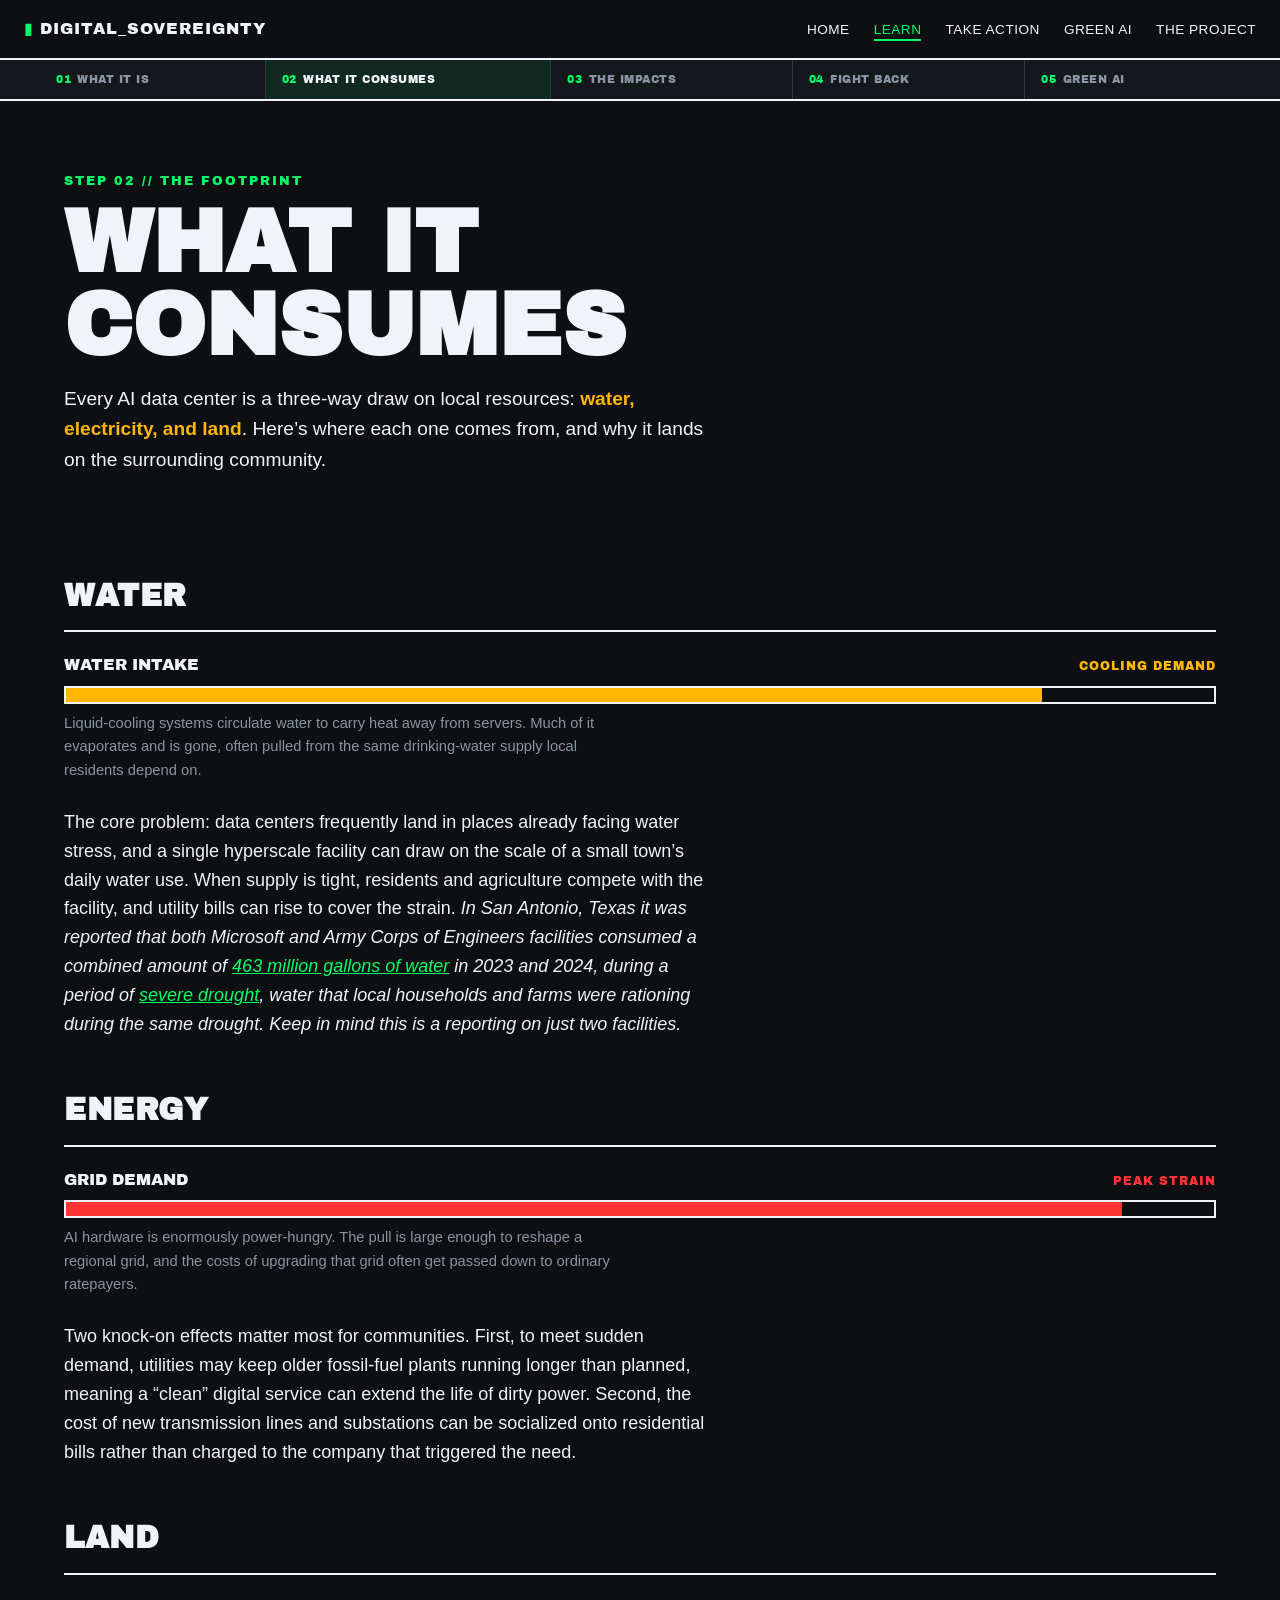
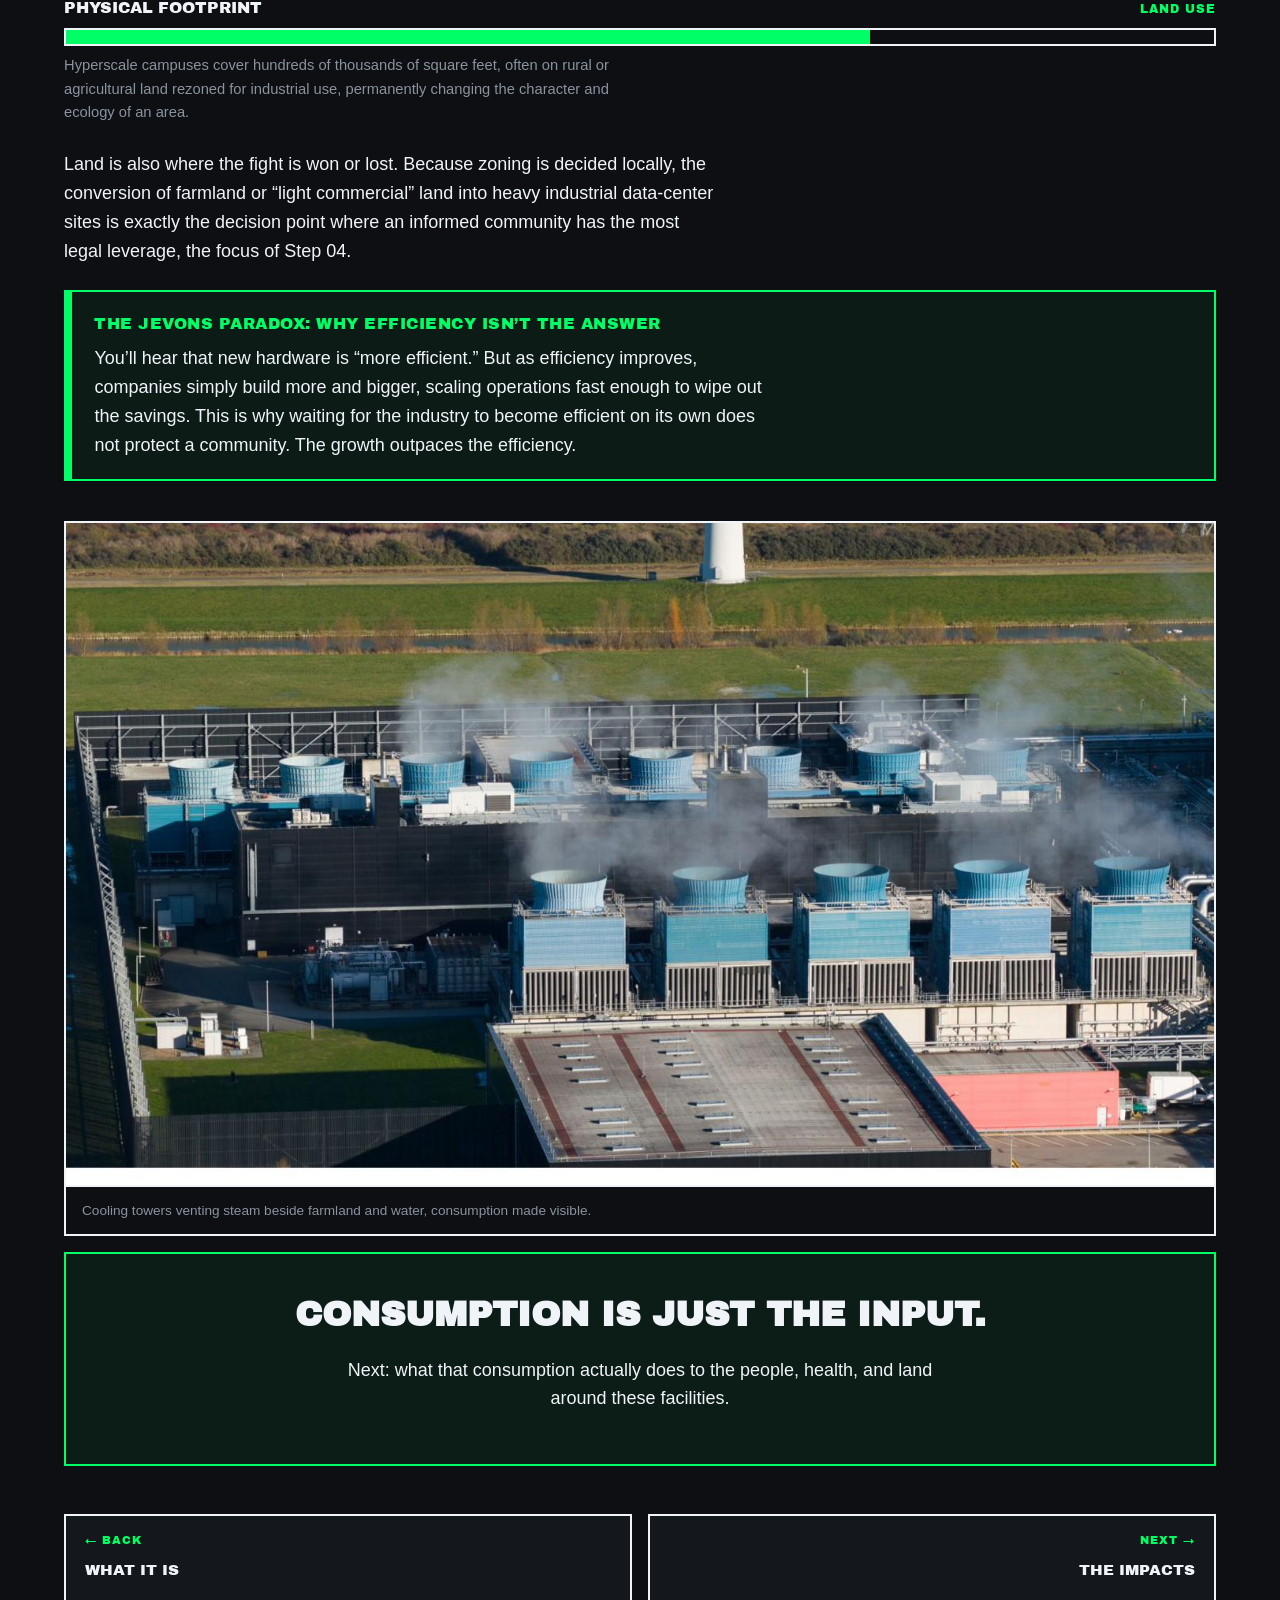
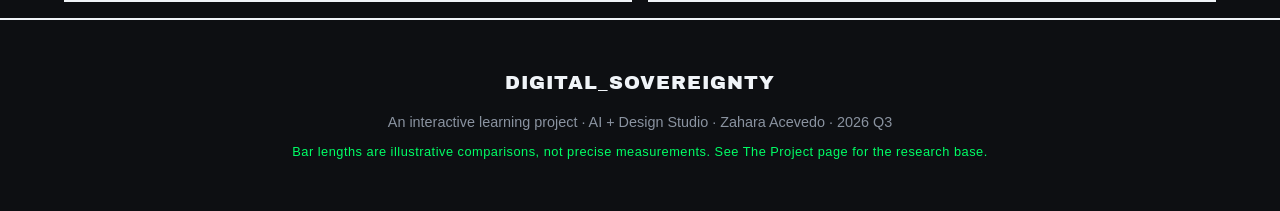
<file: consumption.html>
<!DOCTYPE html>
<html lang="en">
<head>
  <meta charset="UTF-8">
  <meta name="viewport" content="width=device-width, initial-scale=1.0">
  <title>What It Consumes: Water, Energy, Land // Digital Sovereignty</title>
  <meta name="description" content="The resource footprint of AI data centers: water for cooling, electricity from the grid, and physical land.">
  <link rel="preconnect" href="https://fonts.googleapis.com">
  <link rel="preconnect" href="https://fonts.gstatic.com" crossorigin>
  <link href="https://fonts.googleapis.com/css2?family=Archivo+Black&display=swap" rel="stylesheet">
  <link rel="stylesheet" href="style.css">
</head>
<body>
  <a class="skip-link" href="#main">Skip to content</a>

  <header class="site-nav">
    <a class="nav-brand" href="index.html"><span class="nav-blink">&#9646;</span> DIGITAL_SOVEREIGNTY</a>
    <nav aria-label="Primary">
      <ul class="nav-links">
        <li><a href="index.html">Home</a></li>
        <li><a href="what-is.html" class="is-active">Learn</a></li>
        <li><a href="fight-back.html">Take Action</a></li>
        <li><a href="green-ai.html">Green AI</a></li>
        <li><a href="behind-the-project.html">The Project</a></li>
      </ul>
    </nav>
  </header>

  <nav class="journey" aria-label="Learning progress">
    <ul class="journey-track">
      <li><a href="what-is.html"><span class="step-num">01</span>What it is</a></li>
      <li class="is-active"><a href="consumption.html"><span class="step-num">02</span>What it consumes</a></li>
      <li><a href="impacts.html"><span class="step-num">03</span>The impacts</a></li>
      <li><a href="fight-back.html"><span class="step-num">04</span>Fight back</a></li>
      <li><a href="green-ai.html"><span class="step-num">05</span>Green AI</a></li>
    </ul>
  </nav>

  <main id="main">
  <header class="page-hero">
    <span class="eyebrow">Step 02 // The footprint</span>
    <h1>What It<br>Consumes</h1>
    <p class="lede">Every AI data center is a three-way draw on local resources: <strong>water, electricity, and land</strong>. Here&rsquo;s where each one comes from, and why it lands on the surrounding community.</p>
  </header>

  <section class="band" style="padding-top:1rem;">

    <!-- WATER -->
    <h2 class="sub-head">Water</h2>
    <div class="meter">
      <div class="meter-head"><span class="label">Water intake</span><span class="tagword tag-amber" style="color:var(--amber);">COOLING DEMAND</span></div>
      <div class="meter-bar"><div class="meter-fill water" style="width:85%;"></div></div>
      <p>Liquid-cooling systems circulate water to carry heat away from servers. Much of it evaporates and is gone, often pulled from the same drinking-water supply local residents depend on.</p>
    </div>
    <p class="body">The core problem: data centers frequently land in places already facing water stress, and a single hyperscale facility can draw on the scale of a small town&rsquo;s daily water use. When supply is tight, residents and agriculture compete with the facility, and utility bills can rise to cover the strain. <em>
      In San Antonio, Texas it was reported that both Microsoft and Army Corps of Engineers facilities consumed a combined amount of <a href="https://www.sacurrent.com/news/san-antonio-data-centers-guzzled-463-million-gallons-of-water-as-area-faced-drought-38116670/" target="_blank" rel="noopener">463 million gallons of water</a> in 2023 and 2024, during a period of <a href="https://www.newsweek.com/texas-data-center-water-artificial-intelligence-2107500" target="_blank" rel="noopener">severe drought</a>, water that local households and farms were rationing during the same drought. Keep in mind this is a reporting on just two facilities.</em></p>

    <!-- ENERGY -->
    <h2 class="sub-head">Energy</h2>
    <div class="meter">
      <div class="meter-head"><span class="label">Grid demand</span><span class="tagword" style="color:var(--crimson);">PEAK STRAIN</span></div>
      <div class="meter-bar"><div class="meter-fill energy" style="width:92%;"></div></div>
      <p>AI hardware is enormously power-hungry. The pull is large enough to reshape a regional grid, and the costs of upgrading that grid often get passed down to ordinary ratepayers.</p>
    </div>
    <p class="body">Two knock-on effects matter most for communities. First, to meet sudden demand, utilities may keep older fossil-fuel plants running longer than planned, meaning a &ldquo;clean&rdquo; digital service can extend the life of dirty power. Second, the cost of new transmission lines and substations can be socialized onto residential bills rather than charged to the company that triggered the need.</p>

    <!-- LAND -->
    <h2 class="sub-head">Land</h2>
    <div class="meter">
      <div class="meter-head"><span class="label">Physical footprint</span><span class="tagword" style="color:var(--green);">LAND USE</span></div>
      <div class="meter-bar"><div class="meter-fill land" style="width:70%;"></div></div>
      <p>Hyperscale campuses cover hundreds of thousands of square feet, often on rural or agricultural land rezoned for industrial use, permanently changing the character and ecology of an area.</p>
    </div>
    <p class="body">Land is also where the fight is won or lost. Because zoning is decided locally, the conversion of farmland or &ldquo;light commercial&rdquo; land into heavy industrial data-center sites is exactly the decision point where an informed community has the most legal leverage, the focus of Step 04.</p>

    <div class="defbox">
      <p class="term">The Jevons Paradox: why efficiency isn&rsquo;t the answer</p>
      <p>You&rsquo;ll hear that new hardware is &ldquo;more efficient.&rdquo; But as efficiency improves, companies simply build more and bigger, scaling operations fast enough to wipe out the savings. This is why waiting for the industry to become efficient on its own does not protect a community. The growth outpaces the efficiency.</p>
    </div>

    <figure class="wide-figure">
      <img src="images/An_aerial_view_of_a_data_center_cooling_system_by_Sepia100_via_Adobe_Stock.jpeg" alt="Aerial view of a data center's cooling towers venting steam, beside green farmland and a waterway.">
      <figcaption>Cooling towers venting steam beside farmland and water, consumption made visible.</figcaption>
    </figure>

    <div class="cta-banner">
      <h3>Consumption is just the input.</h3>
      <p>Next: what that consumption actually does to the people, health, and land around these facilities.</p>
    
    </div>
  </section>

  <nav class="pager" aria-label="Page navigation">
    <a class="prev" href="what-is.html"><span class="dir">&larr; Back</span><span class="pg-title">What It Is</span></a>
    <a class="next" href="impacts.html"><span class="dir">Next &rarr;</span><span class="pg-title">The Impacts</span></a>
  </nav>
  </main>

  <footer class="site-footer">
    <p class="footer-title">DIGITAL_SOVEREIGNTY</p>
    <p class="footer-meta">An interactive learning project &middot; AI + Design Studio &middot; Zahara Acevedo &middot; 2026 Q3</p>
    <p class="footer-note">Bar lengths are illustrative comparisons, not precise measurements. See The Project page for the research base.</p>
  </footer>
</body>
</html>
</file>
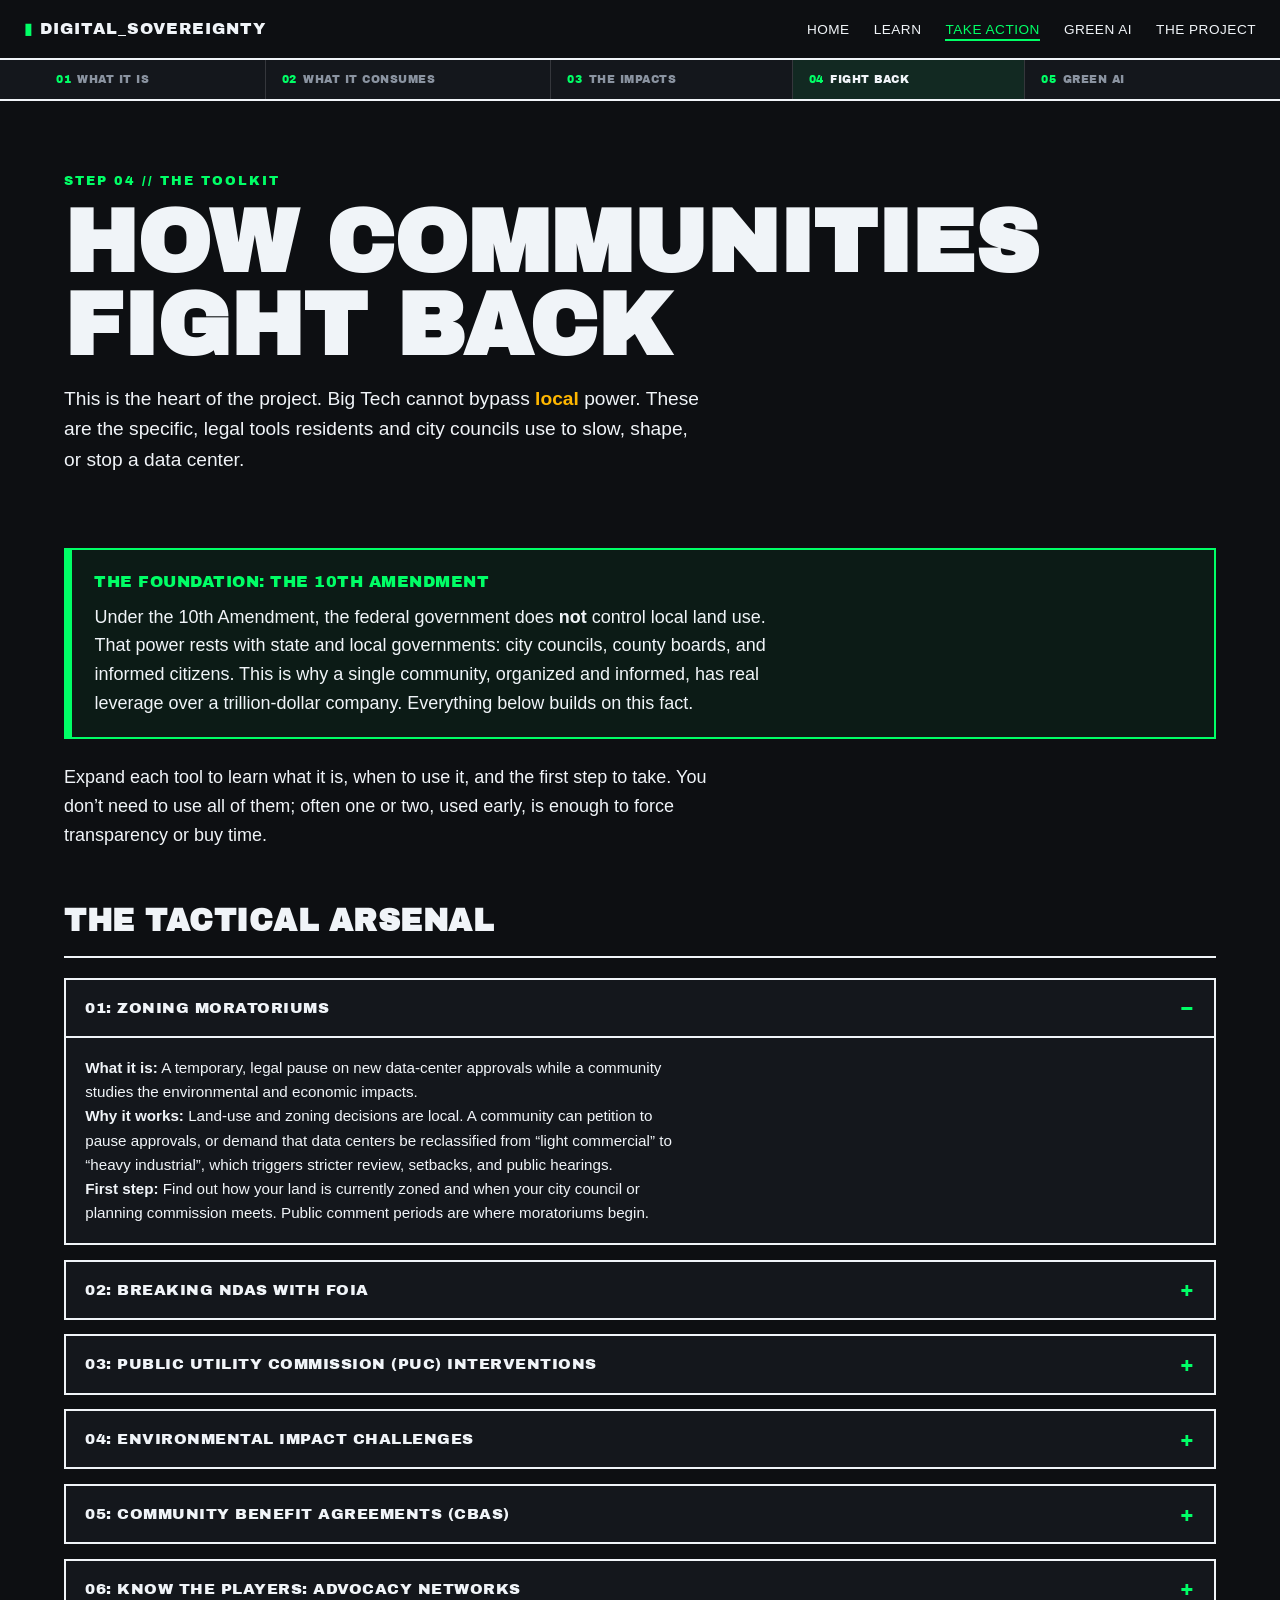
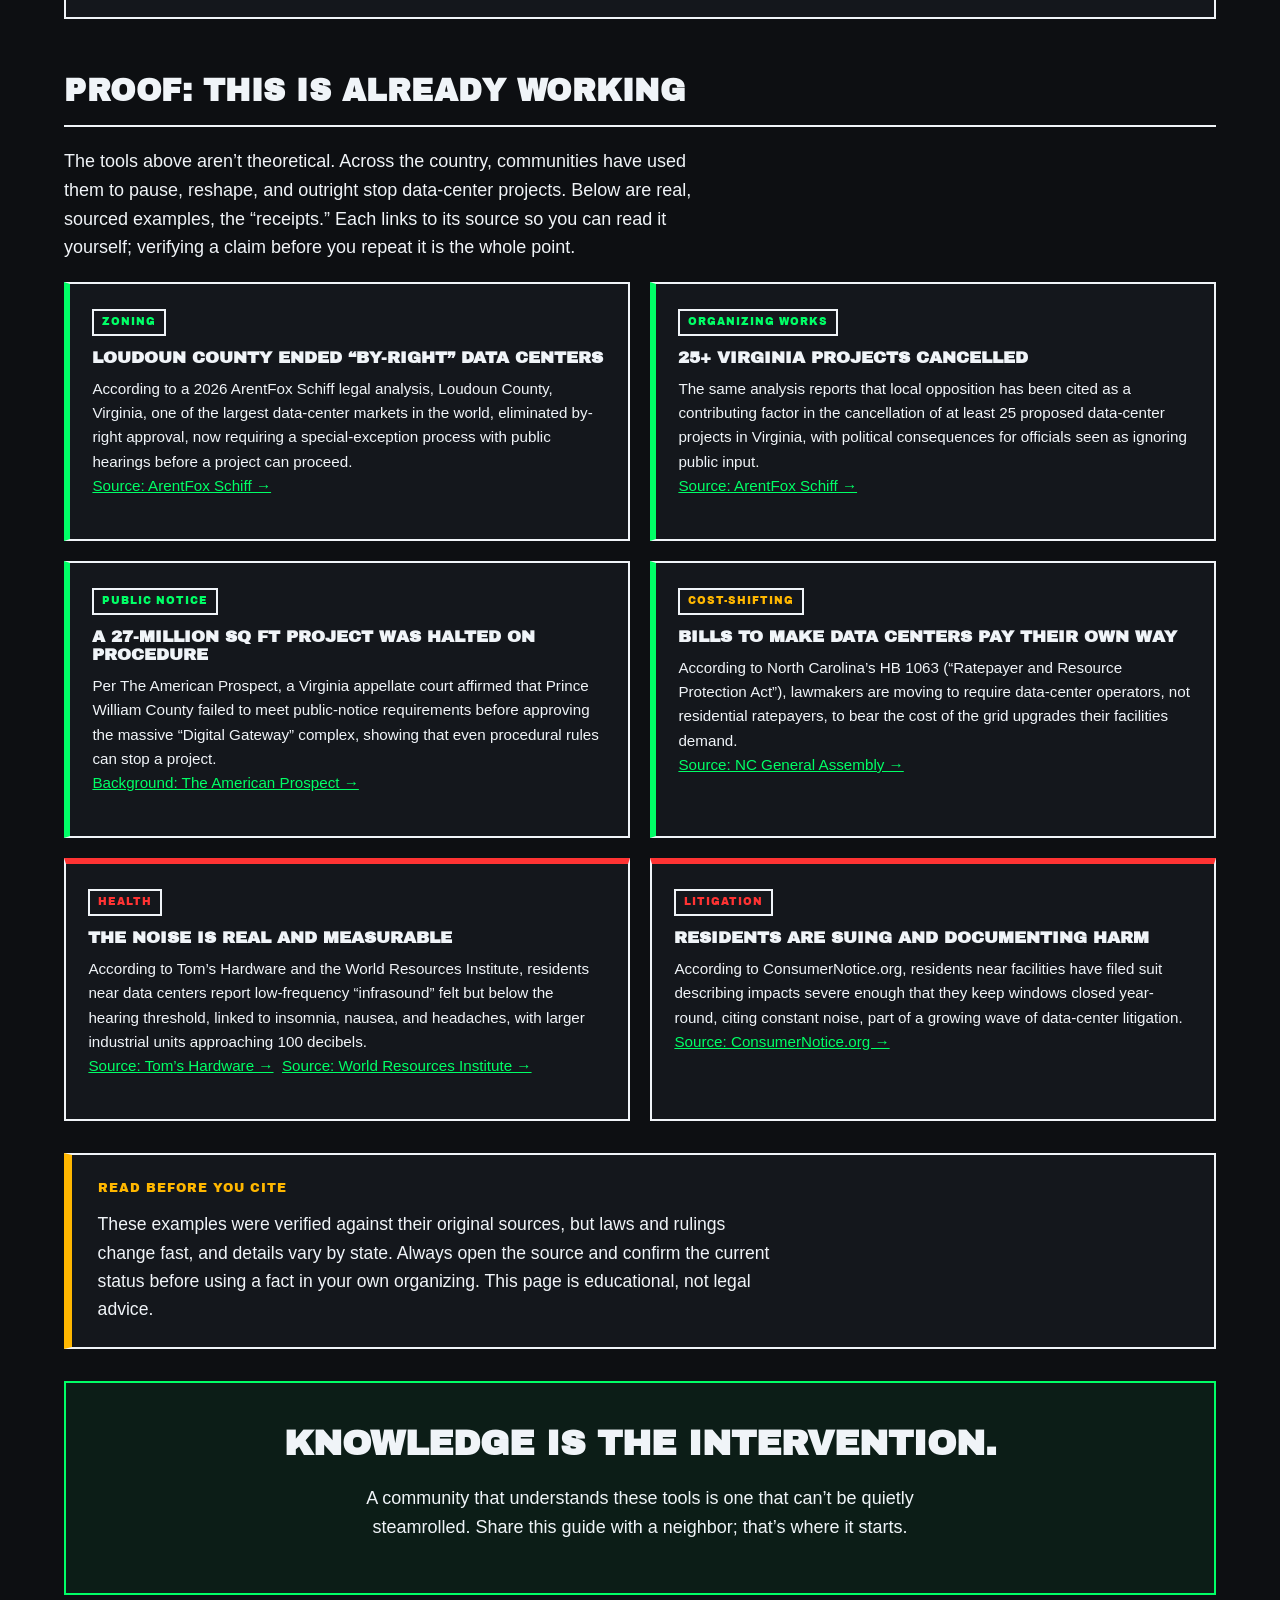
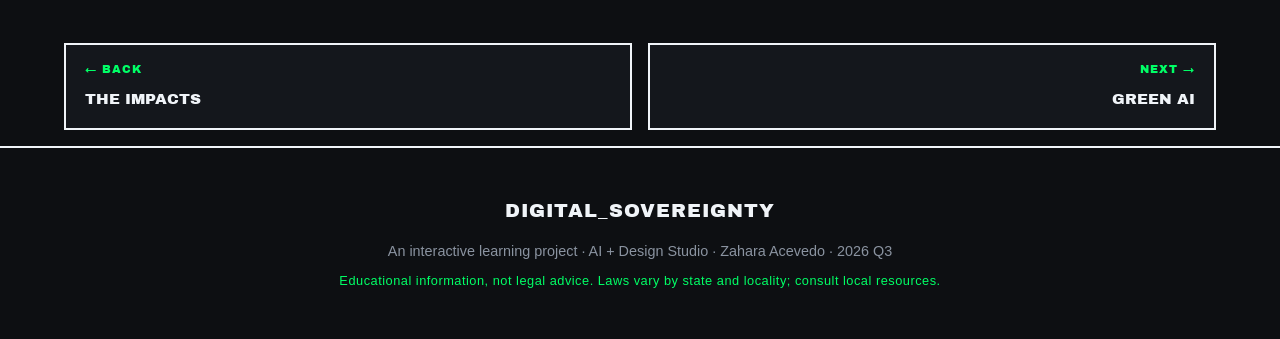
<file: fight-back.html>
<!DOCTYPE html>
<html lang="en">
<head>
  <meta charset="UTF-8">
  <meta name="viewport" content="width=device-width, initial-scale=1.0">
  <title>Fight Back: The Community Action Toolkit // Digital Sovereignty</title>
  <meta name="description" content="The legal toolkit communities use to challenge AI data centers: zoning, FOIA, NDAs, PUC interventions, environmental challenges, CBAs, and the 10th Amendment.">
  <link rel="preconnect" href="https://fonts.googleapis.com">
  <link rel="preconnect" href="https://fonts.gstatic.com" crossorigin>
  <link href="https://fonts.googleapis.com/css2?family=Archivo+Black&display=swap" rel="stylesheet">
  <link rel="stylesheet" href="style.css">
</head>
<body>
  <a class="skip-link" href="#main">Skip to content</a>

  <header class="site-nav">
    <a class="nav-brand" href="index.html"><span class="nav-blink">&#9646;</span> DIGITAL_SOVEREIGNTY</a>
    <nav aria-label="Primary">
      <ul class="nav-links">
        <li><a href="index.html">Home</a></li>
        <li><a href="what-is.html">Learn</a></li>
        <li><a href="fight-back.html" class="is-active">Take Action</a></li>
        <li><a href="green-ai.html">Green AI</a></li>
        <li><a href="behind-the-project.html">The Project</a></li>
      </ul>
    </nav>
  </header>

  <nav class="journey" aria-label="Learning progress">
    <ul class="journey-track">
      <li><a href="what-is.html"><span class="step-num">01</span>What it is</a></li>
      <li><a href="consumption.html"><span class="step-num">02</span>What it consumes</a></li>
      <li><a href="impacts.html"><span class="step-num">03</span>The impacts</a></li>
      <li class="is-active"><a href="fight-back.html"><span class="step-num">04</span>Fight back</a></li>
      <li><a href="green-ai.html"><span class="step-num">05</span>Green AI</a></li>
    </ul>
  </nav>

  <main id="main">
  <header class="page-hero">
    <span class="eyebrow">Step 04 // The toolkit</span>
    <h1>How Communities<br>Fight Back</h1>
    <p class="lede">This is the heart of the project. Big Tech cannot bypass <strong>local</strong> power. These are the specific, legal tools residents and city councils use to slow, shape, or stop a data center.</p>
  </header>

  <section class="band" style="padding-top:1rem;">

    <div class="defbox">
      <p class="term">The foundation: the 10th Amendment</p>
      <p>Under the 10th Amendment, the federal government does <strong>not</strong> control local land use. That power rests with state and local governments: city councils, county boards, and informed citizens. This is why a single community, organized and informed, has real leverage over a trillion-dollar company. Everything below builds on this fact.</p>
    </div>

    <p class="body">Expand each tool to learn what it is, when to use it, and the first step to take. You don&rsquo;t need to use all of them; often one or two, used early, is enough to force transparency or buy time.</p>

    <h2 class="sub-head">The tactical arsenal</h2>

    <details class="accordion" open>
      <summary>01: Zoning Moratoriums</summary>
      <div class="accordion-body">
        <p><strong>What it is:</strong> A temporary, legal pause on new data-center approvals while a community studies the environmental and economic impacts.</p>
        <p><strong>Why it works:</strong> Land-use and zoning decisions are local. A community can petition to pause approvals, or demand that data centers be reclassified from &ldquo;light commercial&rdquo; to &ldquo;heavy industrial&rdquo;, which triggers stricter review, setbacks, and public hearings.</p>
        <p><strong>First step:</strong> Find out how your land is currently zoned and when your city council or planning commission meets. Public comment periods are where moratoriums begin.</p>
      </div>
    </details>

    <details class="accordion">
      <summary>02: Breaking NDAs with FOIA</summary>
      <div class="accordion-body">
        <p><strong>What it is:</strong> The Freedom of Information Act (and state equivalents) lets the public legally demand records held by government bodies.</p>
        <p><strong>Why it works:</strong> Even when a company hides behind a shell company and an NDA, the <em>local government</em> it negotiated with still holds records: water-usage requests, tax-break proposals, infrastructure agreements. FOIA can pry those documents into daylight.</p>
        <p><strong>First step:</strong> Identify which public body (city, county, utility, economic-development authority) is handling the deal, then file a written records request for the relevant agreements.</p>
      </div>
    </details>

    <details class="accordion">
      <summary>03: Public Utility Commission (PUC) Interventions</summary>
      <div class="accordion-body">
        <p><strong>What it is:</strong> Filing as a formal &ldquo;intervenor&rdquo; in utility-rate proceedings before your state&rsquo;s Public Utility Commission.</p>
        <p><strong>Why it works:</strong> This is how residents fight the &ldquo;everyone pays for the data center&rsquo;s grid&rdquo; problem. As an intervenor, you can legally argue that infrastructure costs should be assigned to the data center that caused them, not socialized onto residential ratepayers.</p>
        <p><strong>First step:</strong> Look up your state PUC&rsquo;s open dockets and intervenor process. Many proceedings have public deadlines to file.</p>
      </div>
    </details>

    <details class="accordion">
      <summary>04: Environmental Impact Challenges</summary>
      <div class="accordion-body">
        <p><strong>What it is:</strong> Demanding formal environmental review of water draw, emissions, noise, and ecological effects before a project is approved.</p>
        <p><strong>Why it works:</strong> Required impact studies create delay, public records, and legal hooks. They force the hidden footprint from Steps 02 and 03 into an official, challengeable document.</p>
        <p><strong>First step:</strong> Ask whether an environmental review has been completed or waived, and demand one through public comment if it hasn&rsquo;t.</p>
      </div>
    </details>

    <details class="accordion">
      <summary>05: Community Benefit Agreements (CBAs)</summary>
      <div class="accordion-body">
        <p><strong>What it is:</strong> A legally binding contract between developers and the community, guaranteeing concrete benefits and protections in exchange for support.</p>
        <p><strong>Why it works:</strong> If stopping a project outright isn&rsquo;t possible, a CBA lets a community set terms: water-use caps, noise limits, local hiring, funding for infrastructure, waste-heat reuse, instead of accepting whatever the company offers.</p>
        <p><strong>First step:</strong> Organize a coalition <em>before</em> negotiations finalize; a CBA is only as strong as the community backing it.</p>
      </div>
    </details>

    <details class="accordion">
      <summary>06: Know the Players: Advocacy Networks</summary>
      <div class="accordion-body">
        <p><strong>What it is:</strong> You are not the first community to face this. National frameworks and advocacy groups have built playbooks you can borrow.</p>
        <p><strong>Why it works:</strong> Established frameworks, like the NAACP&rsquo;s <em>Stop Dirty Data Centers</em> work, provide templates, precedent, and allies, so a local group doesn&rsquo;t have to start from zero.</p>
        <p><strong>First step:</strong> Connect with existing groups working on data-center accountability and bring their templates to your local fight. 
          <em>Like mentioned in the previous section, <a href="https://naacp.org/campaigns/stop-dirty-data-centers" target="_blank" rel="noopener">NAACP&rsquo;s Stop Dirty Data Centers</a> has more information on advocacy efforts and what you can do as a community member.</em></p>
      </div>
    </details>

    <!-- ===== PROOF / FACT LIBRARY ===== -->
    <h2 class="sub-head">Proof: this is already working</h2>
    <p class="body">The tools above aren&rsquo;t theoretical. Across the country, communities have used them to pause, reshape, and outright stop data-center projects. Below are real, sourced examples, the &ldquo;receipts.&rdquo; Each links to its source so you can read it yourself; verifying a claim before you repeat it is the whole point.</p>

    <div class="grid grid-2">
      <article class="card card-green-edge">
        <span class="card-tag tag-green">ZONING</span>
        <h4>Loudoun County ended &ldquo;by-right&rdquo; data centers</h4>
        <p>According to a 2026 ArentFox Schiff legal analysis, Loudoun County, Virginia, one of the largest data-center markets in the world, eliminated by-right approval, now requiring a special-exception process with public hearings before a project can proceed.</p>
        <p class="body-muted"><a href="https://www.afslaw.com/perspectives/privacy-counsel/data-centers-and-land-use-public-opinion-and-action">Source: ArentFox Schiff &rarr;</a></p>
      </article>

      <article class="card card-green-edge">
        <span class="card-tag tag-green">ORGANIZING WORKS</span>
        <h4>25+ Virginia projects cancelled</h4>
        <p>The same analysis reports that local opposition has been cited as a contributing factor in the cancellation of at least 25 proposed data-center projects in Virginia, with political consequences for officials seen as ignoring public input.</p>
        <p class="body-muted"><a href="https://www.afslaw.com/perspectives/privacy-counsel/data-centers-and-land-use-public-opinion-and-action">Source: ArentFox Schiff &rarr;</a></p>
      </article>

      <article class="card card-green-edge">
        <span class="card-tag tag-green">PUBLIC NOTICE</span>
        <h4>A 27-million sq ft project was halted on procedure</h4>
        <p>Per The American Prospect, a Virginia appellate court affirmed that Prince William County failed to meet public-notice requirements before approving the massive &ldquo;Digital Gateway&rdquo; complex, showing that even procedural rules can stop a project.</p>
        <p class="body-muted"><a href="https://prospect.org/2026/06/02/jun-2026-take-this-data-center-and-shove-it/">Background: The American Prospect &rarr;</a></p>
      </article>

      <article class="card card-green-edge">
        <span class="card-tag tag-amber">COST-SHIFTING</span>
        <h4>Bills to make data centers pay their own way</h4>
        <p>According to North Carolina&rsquo;s HB 1063 (&ldquo;Ratepayer and Resource Protection Act&rdquo;), lawmakers are moving to require data-center operators, not residential ratepayers, to bear the cost of the grid upgrades their facilities demand.</p>
        <p class="body-muted"><a href="https://www.ncleg.gov/sessions/2025/bills/house/html/h1063v1.html">Source: NC General Assembly &rarr;</a></p>
      </article>

      <article class="card card-impact">
        <span class="card-tag tag-crimson">HEALTH</span>
        <h4>The noise is real and measurable</h4>
        <p>According to Tom&rsquo;s Hardware and the World Resources Institute, residents near data centers report low-frequency &ldquo;infrasound&rdquo; felt but below the hearing threshold, linked to insomnia, nausea, and headaches, with larger industrial units approaching 100 decibels.</p>
        <p class="body-muted"><a href="https://www.tomshardware.com/tech-industry/artificial-intelligence/data-centers-face-increasing-infrasound-complaints-from-neighboring-communities-sounds-do-not-register-on-decibel-meters-but-irritate-local-citizens">Source: Tom&rsquo;s Hardware &rarr;</a> &nbsp;<a href="https://www.wri.org/insights/us-data-center-growth-impacts">Source: World Resources Institute &rarr;</a></p>
      </article>

      <article class="card card-impact">
        <span class="card-tag tag-crimson">LITIGATION</span>
        <h4>Residents are suing and documenting harm</h4>
        <p>According to ConsumerNotice.org, residents near facilities have filed suit describing impacts severe enough that they keep windows closed year-round, citing constant noise, part of a growing wave of data-center litigation.</p>
        <p class="body-muted"><a href="https://www.consumernotice.org/legal/data-center-lawsuits/">Source: ConsumerNotice.org &rarr;</a></p>
      </article>
    </div>

    <div class="callout callout-amber">
      <span class="callout-label">Read before you cite</span>
      <p>These examples were verified against their original sources, but laws and rulings change fast, and details vary by state. Always open the source and confirm the current status before using a fact in your own organizing. This page is educational, not legal advice.</p>
    </div>

    <div class="cta-banner">
      <h3>Knowledge is the intervention.</h3>
      <p>A community that understands these tools is one that can&rsquo;t be quietly steamrolled. Share this guide with a neighbor; that&rsquo;s where it starts.</p>
      
    </div>
  </section>

  <nav class="pager" aria-label="Page navigation">
    <a class="prev" href="impacts.html"><span class="dir">&larr; Back</span><span class="pg-title">The Impacts</span></a>
    <a class="next" href="green-ai.html"><span class="dir">Next &rarr;</span><span class="pg-title">Green AI</span></a>
  </nav>
  </main>

  <footer class="site-footer">
    <p class="footer-title">DIGITAL_SOVEREIGNTY</p>
    <p class="footer-meta">An interactive learning project &middot; AI + Design Studio &middot; Zahara Acevedo &middot; 2026 Q3</p>
    <p class="footer-note">Educational information, not legal advice. Laws vary by state and locality; consult local resources.</p>
  </footer>
</body>
</html>
</file>
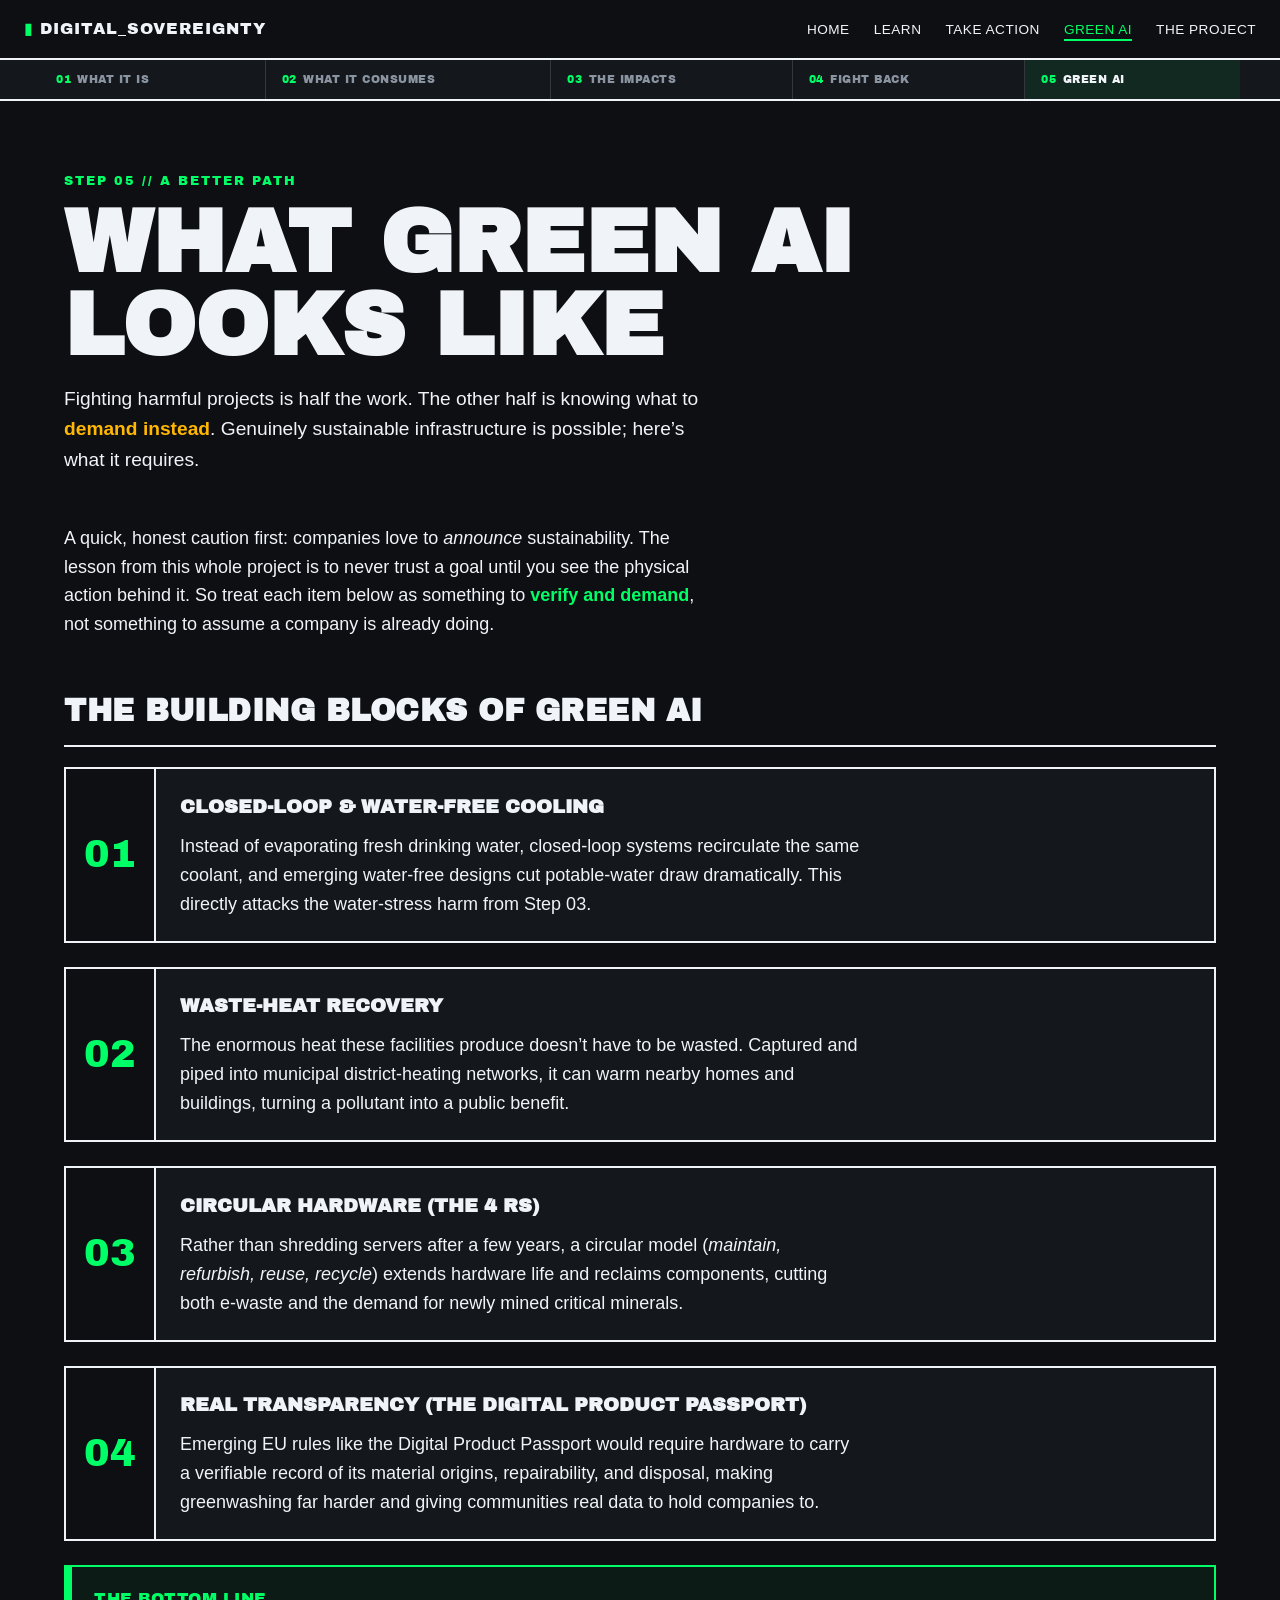
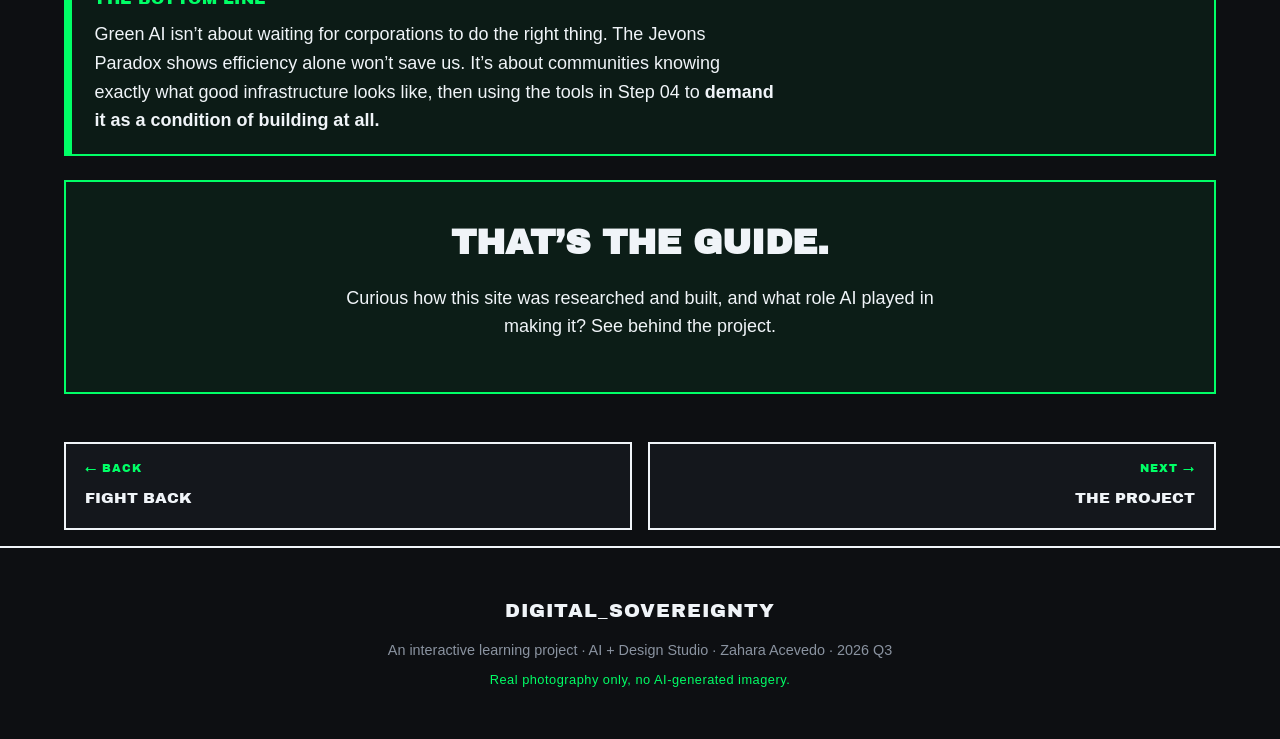
<file: green-ai.html>
<!DOCTYPE html>
<html lang="en">
<head>
  <meta charset="UTF-8">
  <meta name="viewport" content="width=device-width, initial-scale=1.0">
  <title>What Green AI Looks Like // Digital Sovereignty</title>
  <meta name="description" content="What genuinely sustainable AI infrastructure could look like: circular hardware, closed-loop and water-free cooling, waste-heat recovery, and real transparency.">
  <link rel="preconnect" href="https://fonts.googleapis.com">
  <link rel="preconnect" href="https://fonts.gstatic.com" crossorigin>
  <link href="https://fonts.googleapis.com/css2?family=Archivo+Black&display=swap" rel="stylesheet">
  <link rel="stylesheet" href="style.css">
</head>
<body>
  <a class="skip-link" href="#main">Skip to content</a>

  <header class="site-nav">
    <a class="nav-brand" href="index.html"><span class="nav-blink">&#9646;</span> DIGITAL_SOVEREIGNTY</a>
    <nav aria-label="Primary">
      <ul class="nav-links">
        <li><a href="index.html">Home</a></li>
        <li><a href="what-is.html">Learn</a></li>
        <li><a href="fight-back.html">Take Action</a></li>
        <li><a href="green-ai.html" class="is-active">Green AI</a></li>
        <li><a href="behind-the-project.html">The Project</a></li>
      </ul>
    </nav>
  </header>

  <nav class="journey" aria-label="Learning progress">
    <ul class="journey-track">
      <li><a href="what-is.html"><span class="step-num">01</span>What it is</a></li>
      <li><a href="consumption.html"><span class="step-num">02</span>What it consumes</a></li>
      <li><a href="impacts.html"><span class="step-num">03</span>The impacts</a></li>
      <li><a href="fight-back.html"><span class="step-num">04</span>Fight back</a></li>
      <li class="is-active"><a href="green-ai.html"><span class="step-num">05</span>Green AI</a></li>
    </ul>
  </nav>

  <main id="main">
  <header class="page-hero">
    <span class="eyebrow">Step 05 // A better path</span>
    <h1>What Green AI<br>Looks Like</h1>
    <p class="lede">Fighting harmful projects is half the work. The other half is knowing what to <strong>demand instead</strong>. Genuinely sustainable infrastructure is possible; here&rsquo;s what it requires.</p>
  </header>

  <section class="band" style="padding-top:1rem;">

    <p class="body">A quick, honest caution first: companies love to <em>announce</em> sustainability. The lesson from this whole project is to never trust a goal until you see the physical action behind it. So treat each item below as something to <strong>verify and demand</strong>, not something to assume a company is already doing.</p>

    <h2 class="sub-head">The building blocks of green AI</h2>

    <div class="step">
      <div class="step-index">01</div>
      <div class="step-content">
        <h3>Closed-loop &amp; water-free cooling</h3>
        <p>Instead of evaporating fresh drinking water, closed-loop systems recirculate the same coolant, and emerging water-free designs cut potable-water draw dramatically. This directly attacks the water-stress harm from Step 03.</p>
      </div>
    </div>

    <div class="step">
      <div class="step-index">02</div>
      <div class="step-content">
        <h3>Waste-heat recovery</h3>
        <p>The enormous heat these facilities produce doesn&rsquo;t have to be wasted. Captured and piped into municipal district-heating networks, it can warm nearby homes and buildings, turning a pollutant into a public benefit.</p>
      </div>
    </div>

    <div class="step">
      <div class="step-index">03</div>
      <div class="step-content">
        <h3>Circular hardware (the 4 Rs)</h3>
        <p>Rather than shredding servers after a few years, a circular model (<em>maintain, refurbish, reuse, recycle</em>) extends hardware life and reclaims components, cutting both e-waste and the demand for newly mined critical minerals.</p>
      </div>
    </div>

    <div class="step">
      <div class="step-index">04</div>
      <div class="step-content">
        <h3>Real transparency (the Digital Product Passport)</h3>
        <p>Emerging EU rules like the Digital Product Passport would require hardware to carry a verifiable record of its material origins, repairability, and disposal, making greenwashing far harder and giving communities real data to hold companies to.</p>
      </div>
    </div>

    <div class="defbox">
      <p class="term">The bottom line</p>
      <p>Green AI isn&rsquo;t about waiting for corporations to do the right thing. The Jevons Paradox shows efficiency alone won&rsquo;t save us. It&rsquo;s about communities knowing exactly what good infrastructure looks like, then using the tools in Step 04 to <strong>demand it as a condition of building at all.</strong></p>
    </div>

    <div class="cta-banner">
      <h3>That&rsquo;s the guide.</h3>
      <p>Curious how this site was researched and built, and what role AI played in making it? See behind the project.</p>
      
    </div>
  </section>

  <nav class="pager" aria-label="Page navigation">
    <a class="prev" href="fight-back.html"><span class="dir">&larr; Back</span><span class="pg-title">Fight Back</span></a>
    <a class="next" href="behind-the-project.html"><span class="dir">Next &rarr;</span><span class="pg-title">The Project</span></a>
  </nav>
  </main>

  <footer class="site-footer">
    <p class="footer-title">DIGITAL_SOVEREIGNTY</p>
    <p class="footer-meta">An interactive learning project &middot; AI + Design Studio &middot; Zahara Acevedo &middot; 2026 Q3</p>
    <p class="footer-note">Real photography only, no AI-generated imagery.</p>
  </footer>
</body>
</html>
</file>
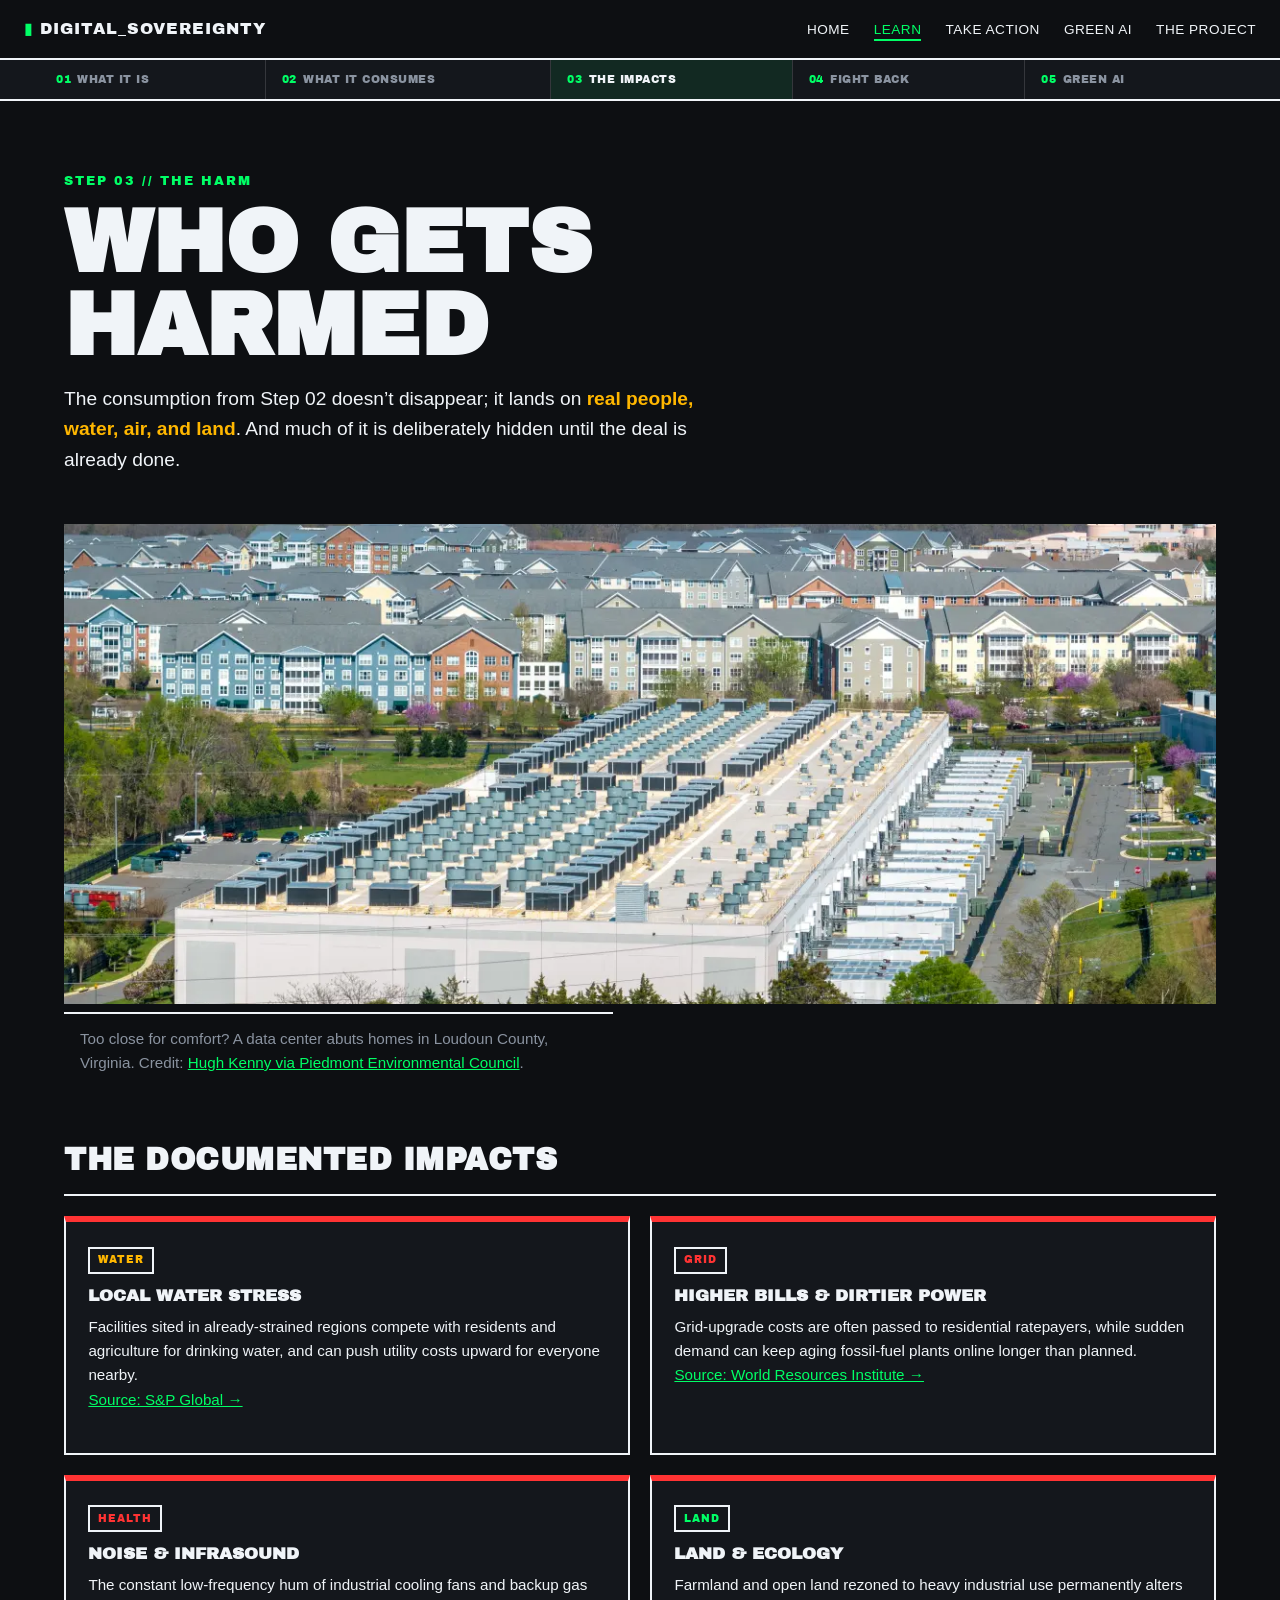
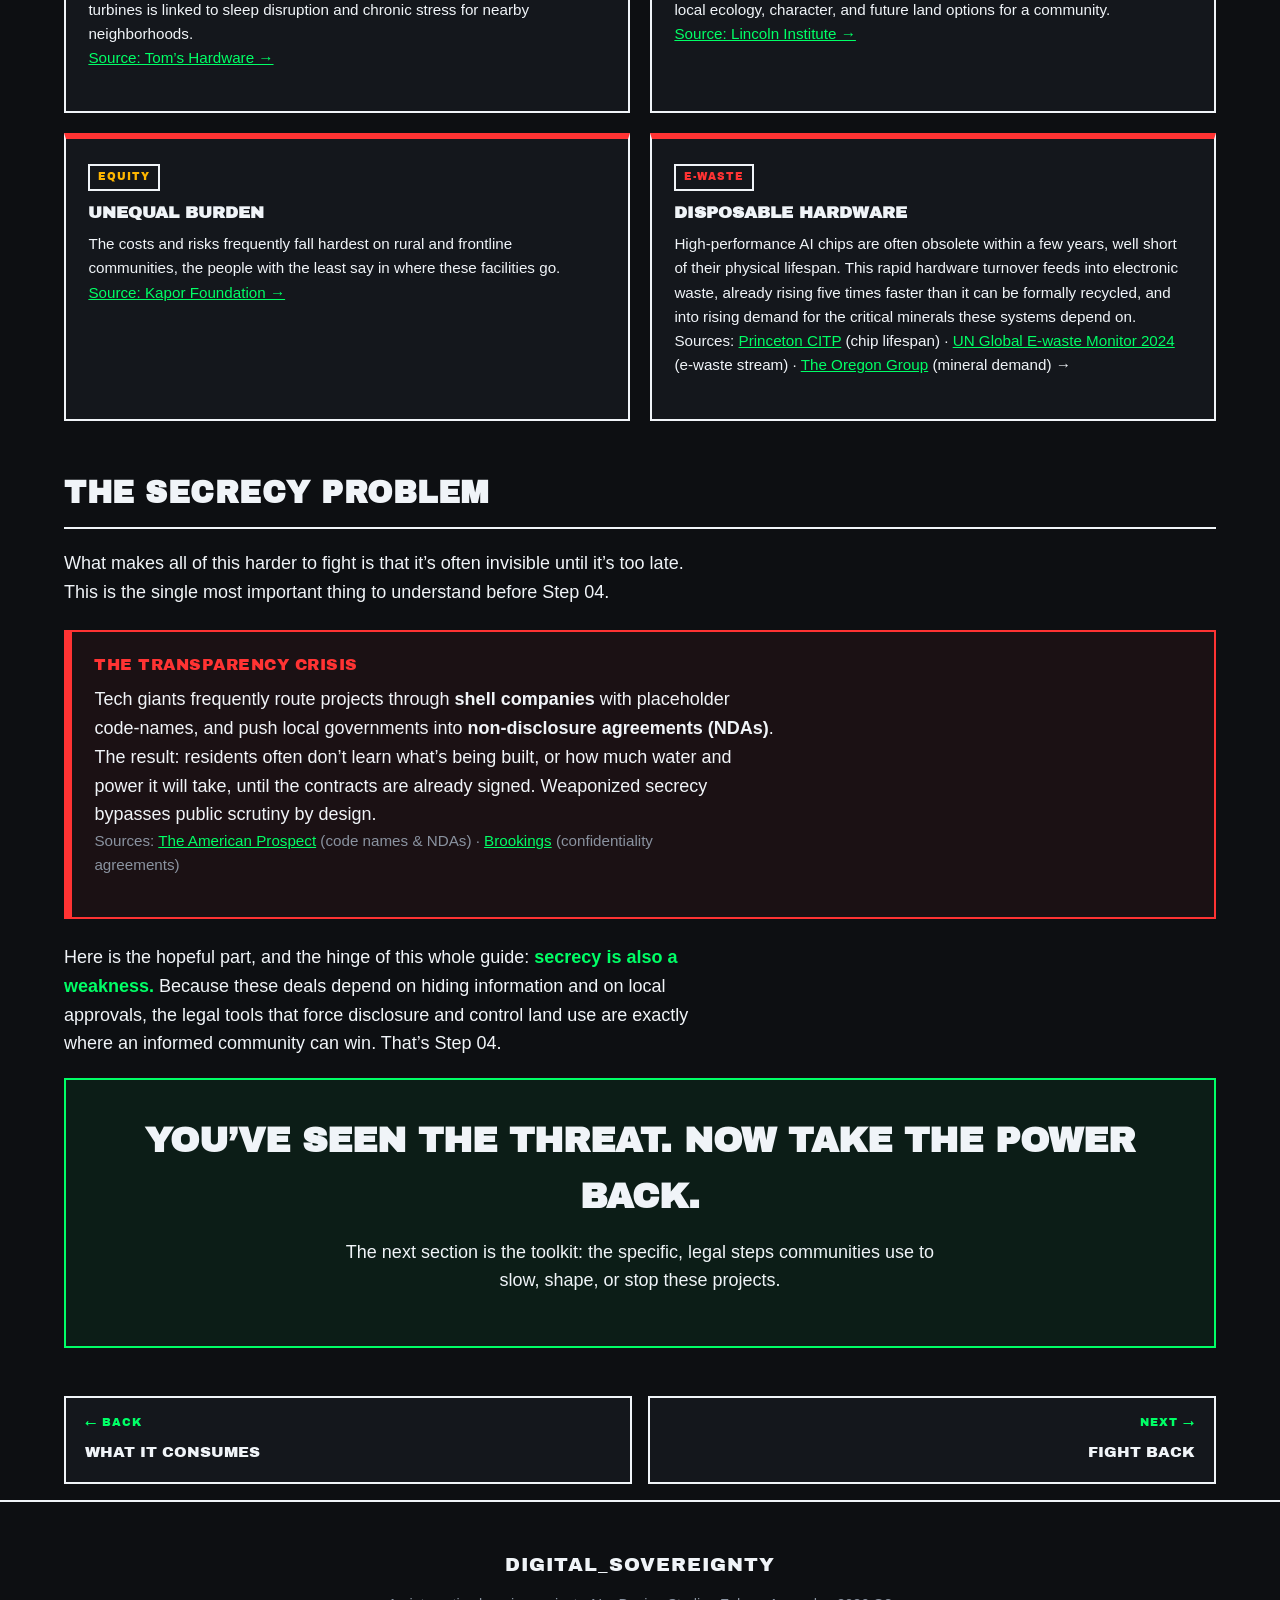
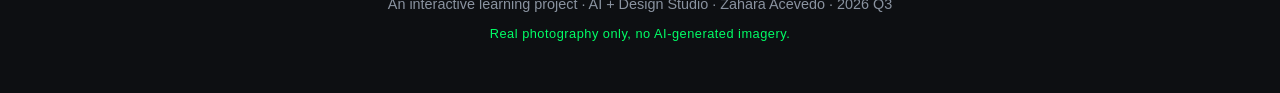
<file: impacts.html>
<!DOCTYPE html>
<html lang="en">
<head>
  <meta charset="UTF-8">
  <meta name="viewport" content="width=device-width, initial-scale=1.0">
  <title>The Impacts: Who Gets Harmed // Digital Sovereignty</title>
  <meta name="description" content="The documented harms of AI data centers to people, health, land, and local economies, and the secrecy that hides them.">
  <link rel="preconnect" href="https://fonts.googleapis.com">
  <link rel="preconnect" href="https://fonts.gstatic.com" crossorigin>
  <link href="https://fonts.googleapis.com/css2?family=Archivo+Black&display=swap" rel="stylesheet">
  <link rel="stylesheet" href="style.css">
</head>
<body>
  <a class="skip-link" href="#main">Skip to content</a>

  <header class="site-nav">
    <a class="nav-brand" href="index.html"><span class="nav-blink">&#9646;</span> DIGITAL_SOVEREIGNTY</a>
    <nav aria-label="Primary">
      <ul class="nav-links">
        <li><a href="index.html">Home</a></li>
        <li><a href="what-is.html" class="is-active">Learn</a></li>
        <li><a href="fight-back.html">Take Action</a></li>
        <li><a href="green-ai.html">Green AI</a></li>
        <li><a href="behind-the-project.html">The Project</a></li>
      </ul>
    </nav>
  </header>

  <nav class="journey" aria-label="Learning progress">
    <ul class="journey-track">
      <li><a href="what-is.html"><span class="step-num">01</span>What it is</a></li>
      <li><a href="consumption.html"><span class="step-num">02</span>What it consumes</a></li>
      <li class="is-active"><a href="impacts.html"><span class="step-num">03</span>The impacts</a></li>
      <li><a href="fight-back.html"><span class="step-num">04</span>Fight back</a></li>
      <li><a href="green-ai.html"><span class="step-num">05</span>Green AI</a></li>
    </ul>
  </nav>

  <main id="main">
  <header class="page-hero">
    <span class="eyebrow">Step 03 // The harm</span>
    <h1>Who Gets<br>Harmed</h1>
    <p class="lede">The consumption from Step 02 doesn&rsquo;t disappear; it lands on <strong>real people, water, air, and land</strong>. And much of it is deliberately hidden until the deal is already done.</p>
  </header>

  <section class="band" style="padding-top:1rem;">

    <figure style="margin:0 0 2rem;">
      <img src="images/data_center_asburn_loudoun_wod_trail_drone_4-10-23_credit_hugh_kenny_pec-33.webp" alt="Aerial view of data centers in Ashburn, Loudoun County" style="width:100%;max-height:480px;object-fit:cover;display:block;">
      <figcaption class="body-muted" style="margin-top:0.5rem;">Too close for comfort? A data center abuts homes in Loudoun County, Virginia. Credit: <a href="https://www.lincolninst.edu/publications/land-lines-magazine/articles/land-water-impacts-data-centers/">Hugh Kenny via Piedmont Environmental Council</a>.</figcaption>
    </figure>

    <h2 class="sub-head">The documented impacts</h2>
    <div class="grid grid-2">
      <article class="card card-impact">
        <span class="card-tag tag-amber">WATER</span>
        <h4>Local water stress</h4>
        <p>Facilities sited in already-strained regions compete with residents and agriculture for drinking water, and can push utility costs upward for everyone nearby.</p>
        <p class="body-muted"><a href="https://www.spglobal.com/sustainable1/en/insights/special-editorial/beneath-the-surface-water-stress-in-data-centers">Source: S&amp;P Global &rarr;</a></p>
      </article>
      <article class="card card-impact">
        <span class="card-tag tag-crimson">GRID</span>
        <h4>Higher bills &amp; dirtier power</h4>
        <p>Grid-upgrade costs are often passed to residential ratepayers, while sudden demand can keep aging fossil-fuel plants online longer than planned.</p>
        <p class="body-muted"><a href="https://www.wri.org/insights/us-data-center-growth-impacts">Source: World Resources Institute &rarr;</a></p>
      </article>
      <article class="card card-impact">
        <span class="card-tag tag-crimson">HEALTH</span>
        <h4>Noise &amp; infrasound</h4>
        <p>The constant low-frequency hum of industrial cooling fans and backup gas turbines is linked to sleep disruption and chronic stress for nearby neighborhoods.</p>
        <p class="body-muted"><a href="https://www.tomshardware.com/tech-industry/artificial-intelligence/data-centers-face-increasing-infrasound-complaints-from-neighboring-communities-sounds-do-not-register-on-decibel-meters-but-irritate-local-citizens">Source: Tom&rsquo;s Hardware &rarr;</a></p>
      </article>
      <article class="card card-impact">
        <span class="card-tag tag-green">LAND</span>
        <h4>Land &amp; ecology</h4>
        <p>Farmland and open land rezoned to heavy industrial use permanently alters local ecology, character, and future land options for a community.</p>
        <p class="body-muted"><a href="https://www.lincolninst.edu/publications/land-lines-magazine/articles/land-water-impacts-data-centers/">Source: Lincoln Institute &rarr;</a></p>
      </article>
      <article class="card card-impact">
        <span class="card-tag tag-amber">EQUITY</span>
        <h4>Unequal burden</h4>
        <p>The costs and risks frequently fall hardest on rural and frontline communities, the people with the least say in where these facilities go.</p>
        <p class="body-muted"><a href="https://kaporfoundation.org/wp-content/uploads/2025/12/The-Unequal-Burden-of-Data-Centers-2025.pdf">Source: Kapor Foundation &rarr;</a></p>
      </article>
      <article class="card card-impact">
        <span class="card-tag tag-crimson">E-WASTE</span>
        <h4>Disposable hardware</h4>
        <p>High-performance AI chips are often obsolete within a few years, well short of their physical lifespan. This rapid hardware turnover feeds into electronic waste, already rising five times faster than it can be formally recycled, and into rising demand for the critical minerals these systems depend on.</p>
        <p class="body-muted">Sources: <a href="https://blog.citp.princeton.edu/2025/10/15/lifespan-of-ai-chips-the-300-billion-question/">Princeton CITP</a> (chip lifespan) &middot; <a href="https://unitar.org/about/news-stories/press/global-e-waste-monitor-2024-electronic-waste-rising-five-times-faster-documented-e-waste-recycling">UN Global E-waste Monitor 2024</a> (e-waste stream) &middot; <a href="https://theoregongroup.com/commodities/copper/ai-data-centers-to-drive-2-of-global-copper-demand-by-2030/">The Oregon Group</a> (mineral demand) &rarr;</p>
      </article>
    </div>

    <h2 class="sub-head">The secrecy problem</h2>
    <p class="body">What makes all of this harder to fight is that it&rsquo;s often invisible until it&rsquo;s too late. This is the single most important thing to understand before Step 04.</p>

    <div class="defbox" style="border-color:var(--crimson);background:rgba(255,51,51,0.06);">
      <p class="term" style="color:var(--crimson);">The Transparency Crisis</p>
      <p>Tech giants frequently route projects through <strong>shell companies</strong> with placeholder code-names, and push local governments into <strong>non-disclosure agreements (NDAs)</strong>. The result: residents often don&rsquo;t learn what&rsquo;s being built, or how much water and power it will take, until the contracts are already signed. Weaponized secrecy bypasses public scrutiny by design.</p>
      <p class="body-muted">Sources: <a href="https://prospect.org/2026/06/02/jun-2026-take-this-data-center-and-shove-it/">The American Prospect</a> (code names &amp; NDAs) &middot; <a href="https://www.brookings.edu/articles/local-implications-data-centers-rural-communities-us/">Brookings</a> (confidentiality agreements)</p>
    </div>

    <p class="body">Here is the hopeful part, and the hinge of this whole guide: <strong>secrecy is also a weakness.</strong> Because these deals depend on hiding information and on local approvals, the legal tools that force disclosure and control land use are exactly where an informed community can win. That&rsquo;s Step 04.</p>

    <div class="cta-banner">
      <h3>You&rsquo;ve seen the threat. Now take the power back.</h3>
      <p>The next section is the toolkit: the specific, legal steps communities use to slow, shape, or stop these projects.</p>
    
    </div>
  </section>

  <nav class="pager" aria-label="Page navigation">
    <a class="prev" href="consumption.html"><span class="dir">&larr; Back</span><span class="pg-title">What It Consumes</span></a>
    <a class="next" href="fight-back.html"><span class="dir">Next &rarr;</span><span class="pg-title">Fight Back</span></a>
  </nav>
  </main>

  <footer class="site-footer">
    <p class="footer-title">DIGITAL_SOVEREIGNTY</p>
    <p class="footer-meta">An interactive learning project &middot; AI + Design Studio &middot; Zahara Acevedo &middot; 2026 Q3</p>
    <p class="footer-note">Real photography only, no AI-generated imagery.</p>
  </footer>
</body>
</html>
</file>
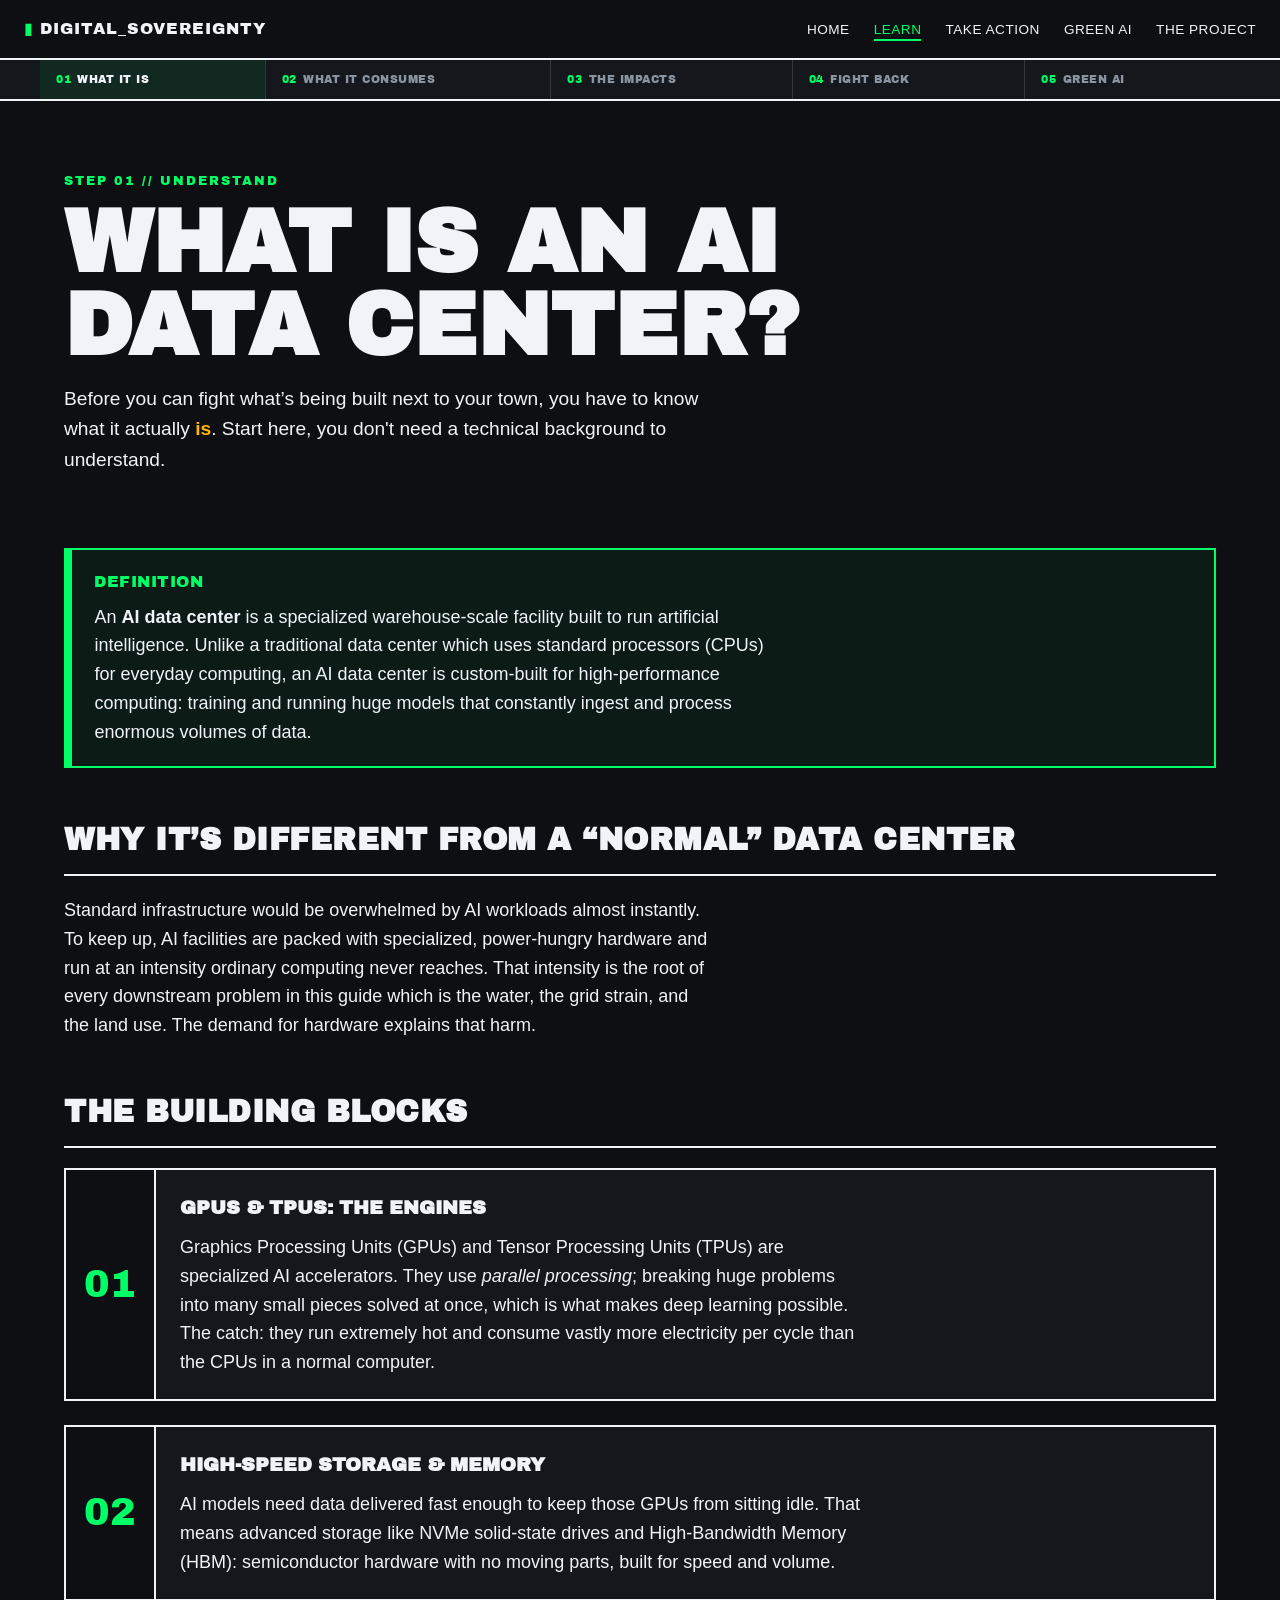
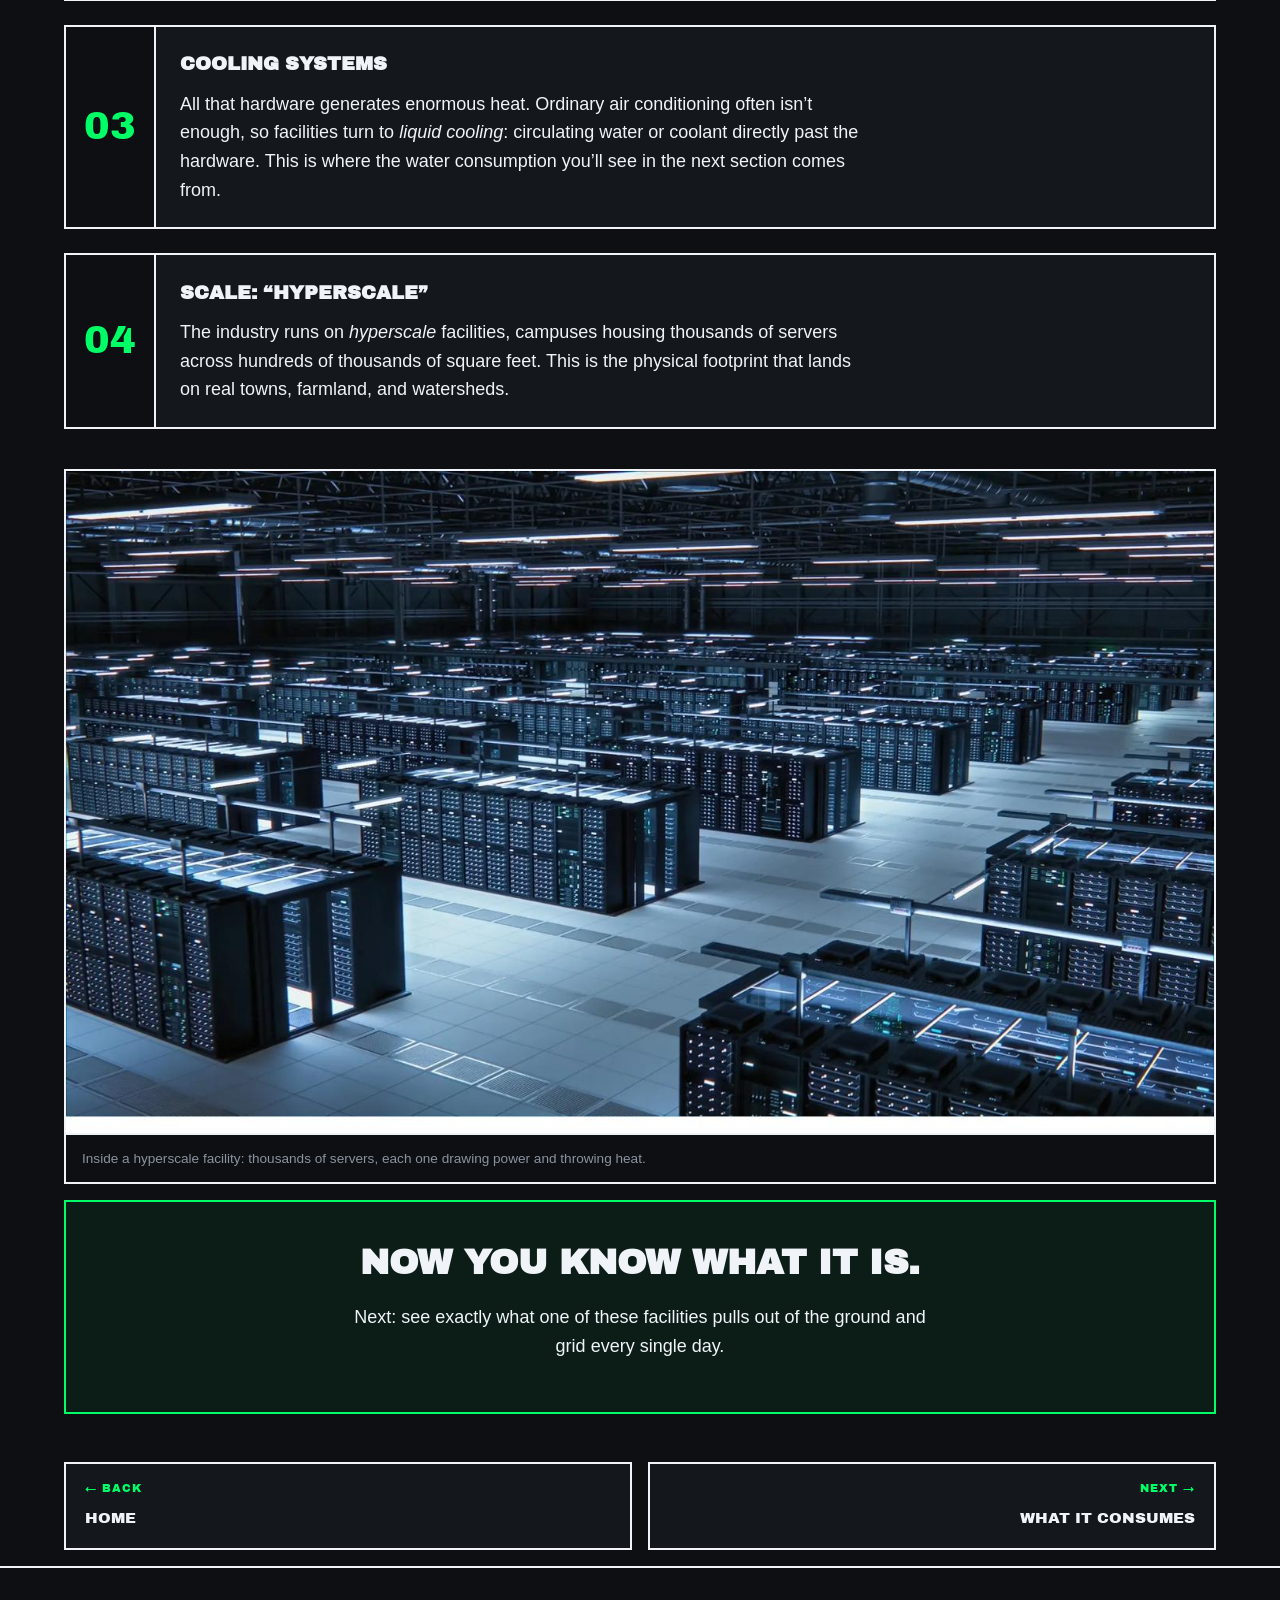
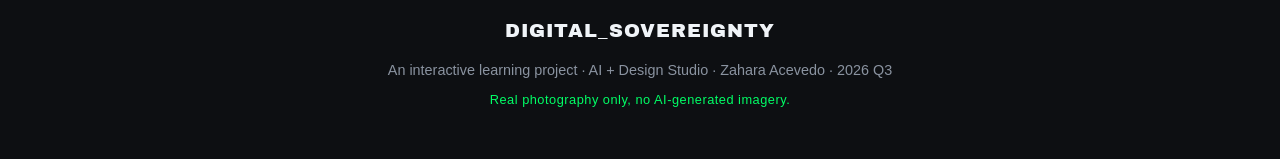
<file: what-is.html>
<!DOCTYPE html>
<html lang="en">
<head>
  <meta charset="UTF-8">
  <meta name="viewport" content="width=device-width, initial-scale=1.0">
  <title>What Is an AI Data Center? // Digital Sovereignty</title>
  <meta name="description" content="A plain-language explainer of AI data center infrastructure and the resources it consumes: water, energy, and land.">
  <link rel="preconnect" href="https://fonts.googleapis.com">
  <link rel="preconnect" href="https://fonts.gstatic.com" crossorigin>
  <link href="https://fonts.googleapis.com/css2?family=Archivo+Black&display=swap" rel="stylesheet">
  <link rel="stylesheet" href="style.css">
</head>
<body>
  <a class="skip-link" href="#main">Skip to content</a>

  <header class="site-nav">
    <a class="nav-brand" href="index.html"><span class="nav-blink">&#9646;</span> DIGITAL_SOVEREIGNTY</a>
    <nav aria-label="Primary">
      <ul class="nav-links">
        <li><a href="index.html">Home</a></li>
        <li><a href="what-is.html" class="is-active">Learn</a></li>
        <li><a href="fight-back.html">Take Action</a></li>
        <li><a href="green-ai.html">Green AI</a></li>
        <li><a href="behind-the-project.html">The Project</a></li>
      </ul>
    </nav>
  </header>

  <!-- journey progress -->
  <nav class="journey" aria-label="Learning progress">
    <ul class="journey-track">
      <li class="is-active"><a href="what-is.html"><span class="step-num">01</span>What it is</a></li>
      <li><a href="consumption.html"><span class="step-num">02</span>What it consumes</a></li>
      <li><a href="impacts.html"><span class="step-num">03</span>The impacts</a></li>
      <li><a href="fight-back.html"><span class="step-num">04</span>Fight back</a></li>
      <li><a href="green-ai.html"><span class="step-num">05</span>Green AI</a></li>
    </ul>
  </nav>

  <main id="main">
  <header class="page-hero">
    <span class="eyebrow">Step 01 // Understand</span>
    <h1>What Is an AI<br>Data Center?</h1>
    <p class="lede">Before you can fight what&rsquo;s being built next to your town, you have to know what it actually <strong>is</strong>. Start here, you don't need a technical background to understand.</p>
  </header>

  <section class="band" style="padding-top:1rem;">
    <div class="defbox">
      <p class="term">Definition</p>
      <p>An <strong>AI data center</strong> is a specialized warehouse-scale facility built to run artificial intelligence. Unlike a traditional data center which uses standard processors (CPUs) for everyday computing, an AI data center is custom-built for high-performance computing: training and running huge models that constantly ingest and process enormous volumes of data.</p>
    </div>

    <h2 class="sub-head">Why it&rsquo;s different from a &ldquo;normal&rdquo; data center</h2>
    <p class="body">Standard infrastructure would be overwhelmed by AI workloads almost instantly. To keep up, AI facilities are packed with specialized, power-hungry hardware and run at an intensity ordinary computing never reaches. That intensity is the root of every downstream problem in this guide which is the water, the grid strain, and the land use. The demand for hardware explains that harm.</p>

    <h2 class="sub-head">The building blocks</h2>

    <div class="step">
      <div class="step-index">01</div>
      <div class="step-content">
        <h3>GPUs &amp; TPUs: the engines</h3>
        <p>Graphics Processing Units (GPUs) and Tensor Processing Units (TPUs) are specialized AI accelerators. They use <em>parallel processing</em>; breaking huge problems into many small pieces solved at once, which is what makes deep learning possible. The catch: they run extremely hot and consume vastly more electricity per cycle than the CPUs in a normal computer.</p>
      </div>
    </div>

    <div class="step">
      <div class="step-index">02</div>
      <div class="step-content">
        <h3>High-speed storage &amp; memory</h3>
        <p>AI models need data delivered fast enough to keep those GPUs from sitting idle. That means advanced storage like NVMe solid-state drives and High-Bandwidth Memory (HBM): semiconductor hardware with no moving parts, built for speed and volume.</p>
      </div>
    </div>

    <div class="step">
      <div class="step-index">03</div>
      <div class="step-content">
        <h3>Cooling systems</h3>
        <p>All that hardware generates enormous heat. Ordinary air conditioning often isn&rsquo;t enough, so facilities turn to <em>liquid cooling</em>: circulating water or coolant directly past the hardware. This is where the water consumption you&rsquo;ll see in the next section comes from.</p>
      </div>
    </div>

    <div class="step">
      <div class="step-index">04</div>
      <div class="step-content">
        <h3>Scale: &ldquo;hyperscale&rdquo;</h3>
        <p>The industry runs on <em>hyperscale</em> facilities, campuses housing thousands of servers across hundreds of thousands of square feet. This is the physical footprint that lands on real towns, farmland, and watersheds.</p>
      </div>
    </div>

    <figure class="wide-figure">
      <img src="images/HPCVAIDataCenters.webp" alt="Interior of a vast AI data center, rows of illuminated server racks stretching into the distance.">
      <figcaption>Inside a hyperscale facility: thousands of servers, each one drawing power and throwing heat.</figcaption>
    </figure>

    <div class="cta-banner">
      <h3>Now you know what it is.</h3>
      <p>Next: see exactly what one of these facilities pulls out of the ground and grid every single day.</p>
      
    </div>
  </section>

  <nav class="pager" aria-label="Page navigation">
    <a class="prev" href="index.html"><span class="dir">&larr; Back</span><span class="pg-title">Home</span></a>
    <a class="next" href="consumption.html"><span class="dir">Next &rarr;</span><span class="pg-title">What It Consumes</span></a>
  </nav>
  </main>

  <footer class="site-footer">
    <p class="footer-title">DIGITAL_SOVEREIGNTY</p>
    <p class="footer-meta">An interactive learning project &middot; AI + Design Studio &middot; Zahara Acevedo &middot; 2026 Q3</p>
    <p class="footer-note">Real photography only, no AI-generated imagery.</p>
  </footer>
</body>
</html>
</file>
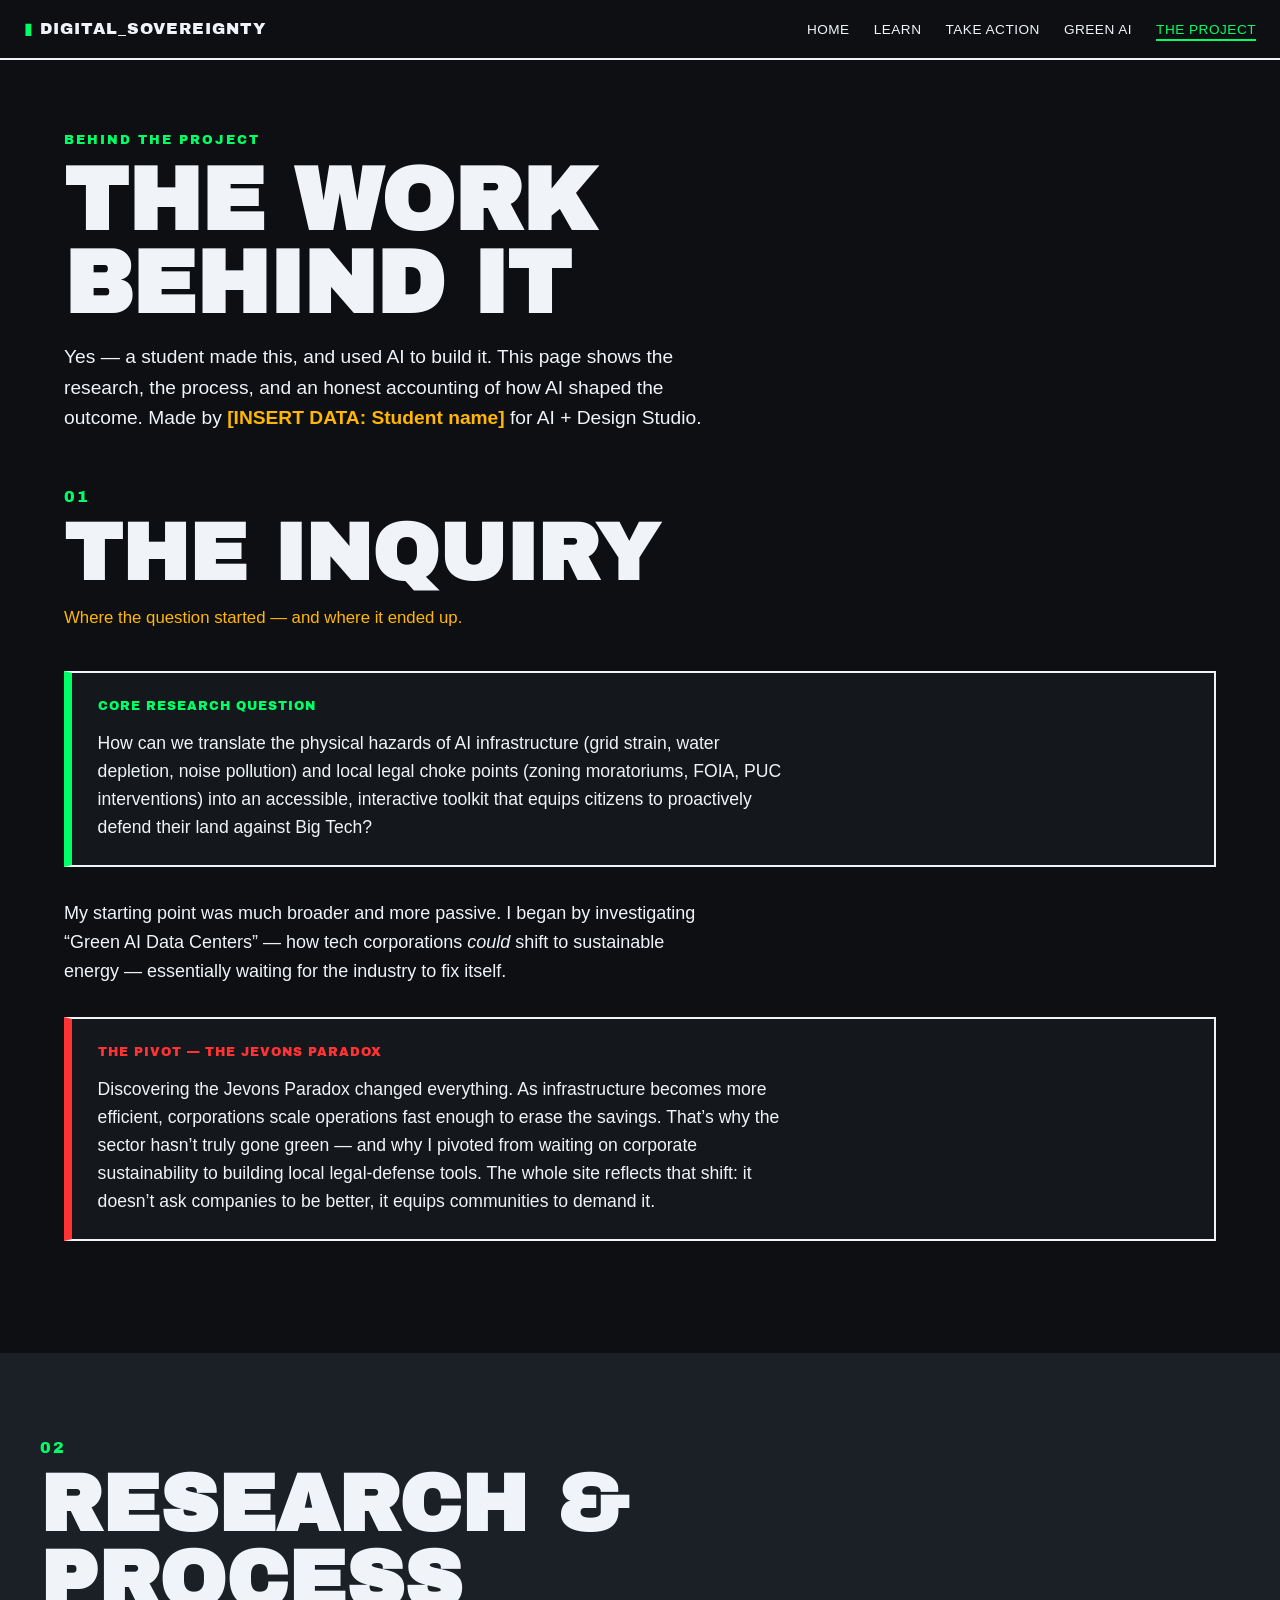
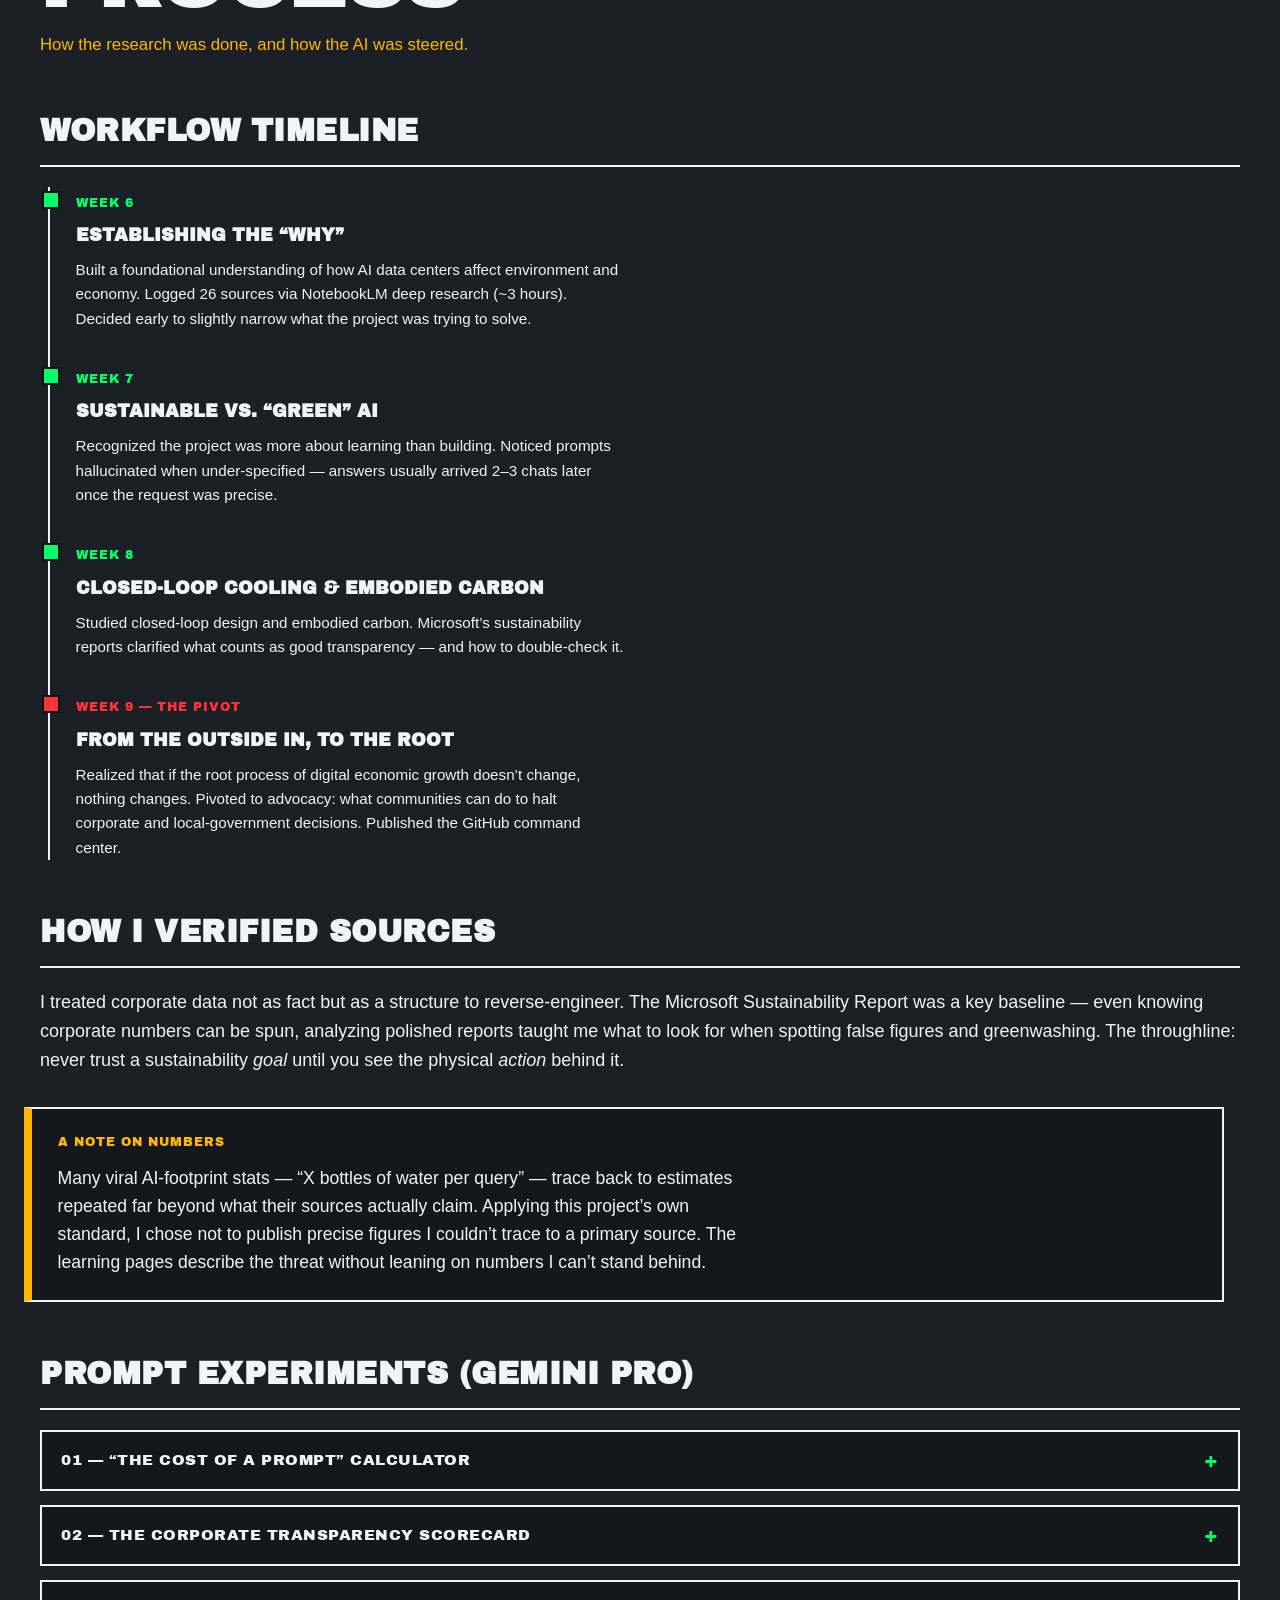
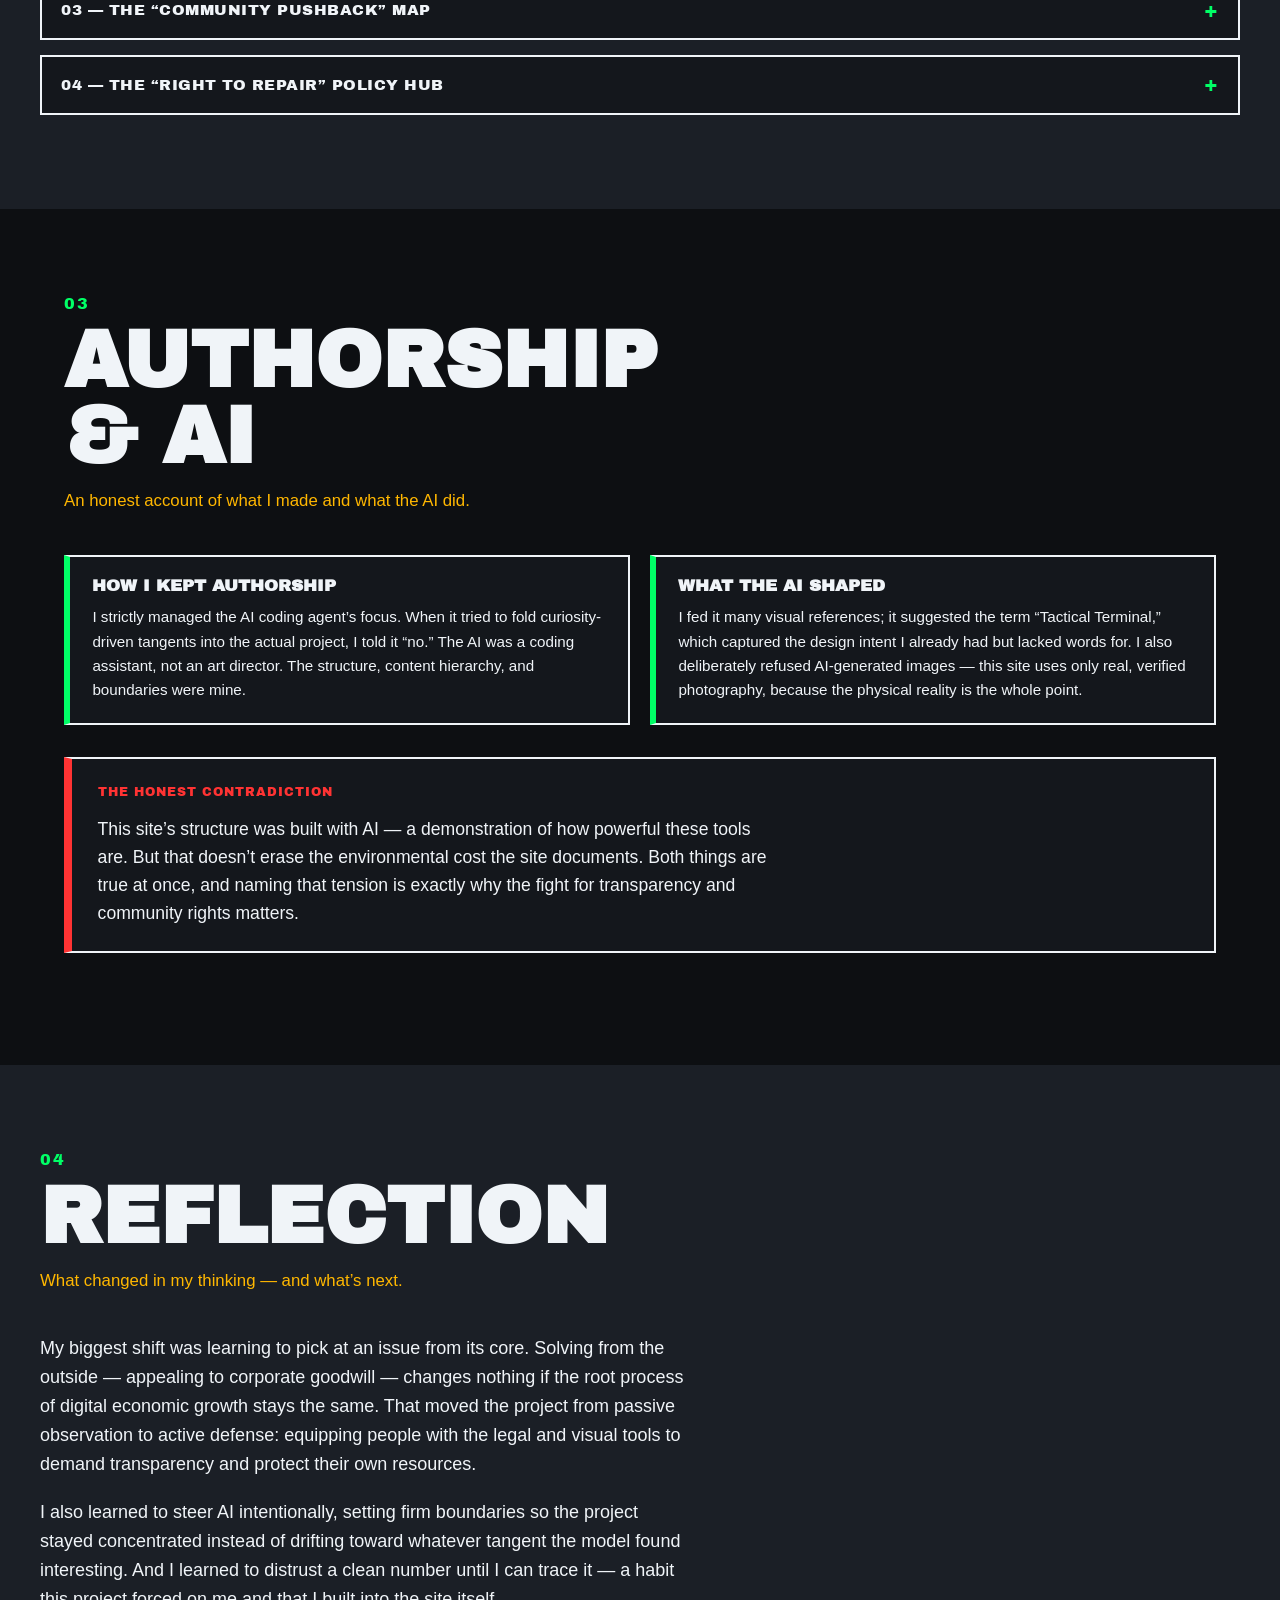
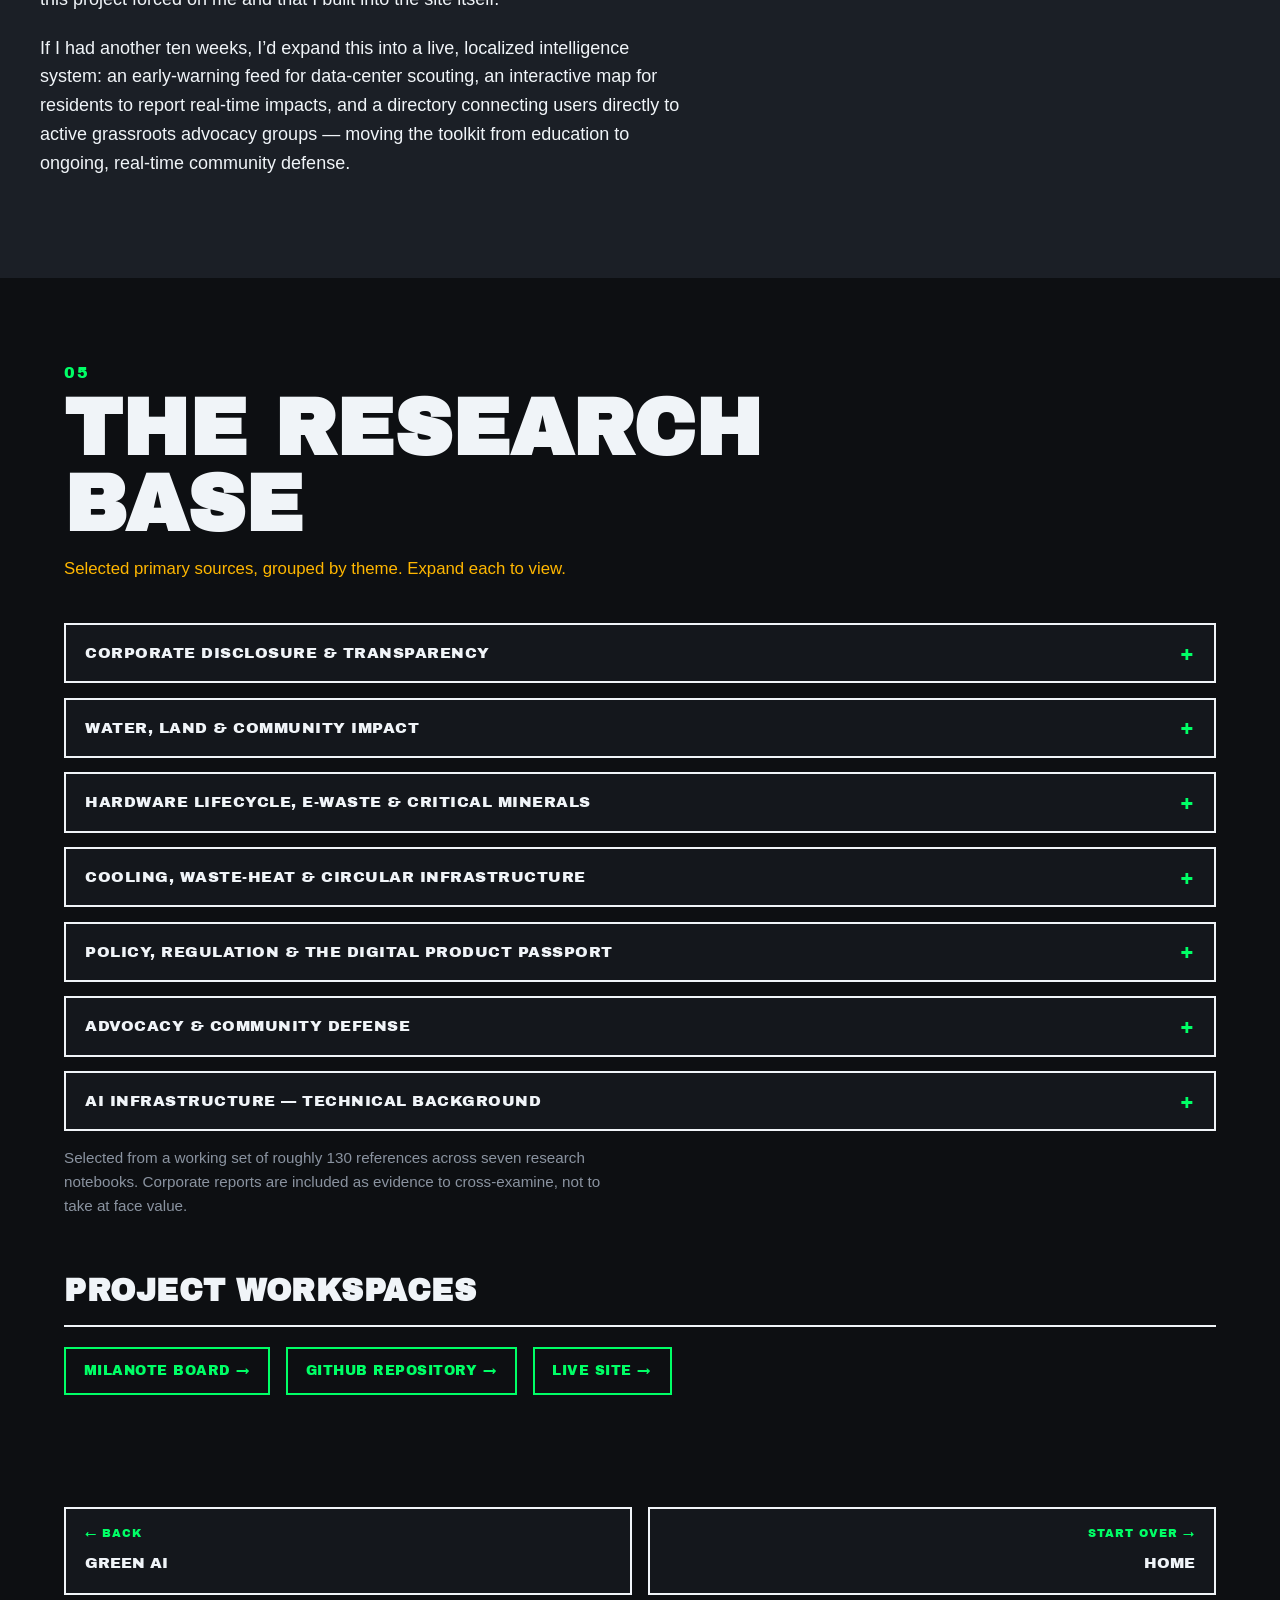
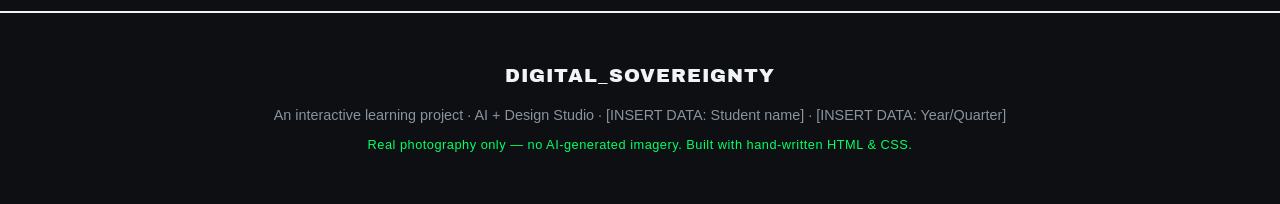
<file: digital-sovereignty/behind-the-project.html>
<!DOCTYPE html>
<html lang="en">
<head>
  <meta charset="UTF-8">
  <meta name="viewport" content="width=device-width, initial-scale=1.0">
  <title>Behind the Project // Digital Sovereignty</title>
  <meta name="description" content="The inquiry, research, process, AI collaboration, reflection, and sources behind the Digital Sovereignty learning site.">
  <link rel="preconnect" href="https://fonts.googleapis.com">
  <link rel="preconnect" href="https://fonts.gstatic.com" crossorigin>
  <link href="https://fonts.googleapis.com/css2?family=Archivo+Black&display=swap" rel="stylesheet">
  <link rel="stylesheet" href="style.css">
</head>
<body>
  <a class="skip-link" href="#main">Skip to content</a>

  <header class="site-nav">
    <a class="nav-brand" href="index.html"><span class="nav-blink">&#9646;</span> DIGITAL_SOVEREIGNTY</a>
    <nav aria-label="Primary">
      <ul class="nav-links">
        <li><a href="index.html">Home</a></li>
        <li><a href="what-is.html">Learn</a></li>
        <li><a href="fight-back.html">Take Action</a></li>
        <li><a href="green-ai.html">Green AI</a></li>
        <li><a href="behind-the-project.html" class="is-active">The Project</a></li>
      </ul>
    </nav>
  </header>

  <main id="main">
  <header class="page-hero">
    <span class="eyebrow">Behind the project</span>
    <h1>The Work<br>Behind It</h1>
    <p class="lede">Yes &mdash; a student made this, and used AI to build it. This page shows the research, the process, and an honest accounting of how AI shaped the outcome. Made by <strong>[INSERT DATA: Student name]</strong> for AI + Design Studio.</p>
  </header>

  <!-- INQUIRY -->
  <section class="band" style="padding-top:1rem;">
    <div class="section-head">
      <span class="section-index">01</span>
      <h2 class="section-title">THE INQUIRY</h2>
      <p class="section-kicker">Where the question started &mdash; and where it ended up.</p>
    </div>

    <div class="callout callout-green">
      <span class="callout-label">Core research question</span>
      <p>How can we translate the physical hazards of AI infrastructure (grid strain, water depletion, noise pollution) and local legal choke points (zoning moratoriums, FOIA, PUC interventions) into an accessible, interactive toolkit that equips citizens to proactively defend their land against Big Tech?</p>
    </div>

    <p class="body">My starting point was much broader and more passive. I began by investigating &ldquo;Green AI Data Centers&rdquo; &mdash; how tech corporations <em>could</em> shift to sustainable energy &mdash; essentially waiting for the industry to fix itself.</p>

    <div class="callout callout-crimson">
      <span class="callout-label">The pivot &mdash; the Jevons Paradox</span>
      <p>Discovering the Jevons Paradox changed everything. As infrastructure becomes more efficient, corporations scale operations fast enough to erase the savings. That&rsquo;s why the sector hasn&rsquo;t truly gone green &mdash; and why I pivoted from waiting on corporate sustainability to building local legal-defense tools. The whole site reflects that shift: it doesn&rsquo;t ask companies to be better, it equips communities to demand it.</p>
    </div>
  </section>

  <!-- RESEARCH & PROCESS -->
  <section class="band band-alt">
    <div class="section-head">
      <span class="section-index">02</span>
      <h2 class="section-title">RESEARCH &amp;<br>PROCESS</h2>
      <p class="section-kicker">How the research was done, and how the AI was steered.</p>
    </div>

    <h3 class="sub-head">Workflow timeline</h3>
    <ol class="timeline">
      <li class="timeline-item">
        <span class="timeline-week">WEEK 6</span>
        <h4>Establishing the &ldquo;why&rdquo;</h4>
        <p>Built a foundational understanding of how AI data centers affect environment and economy. Logged 26 sources via NotebookLM deep research (~3 hours). Decided early to slightly narrow what the project was trying to solve.</p>
      </li>
      <li class="timeline-item">
        <span class="timeline-week">WEEK 7</span>
        <h4>Sustainable vs. &ldquo;green&rdquo; AI</h4>
        <p>Recognized the project was more about learning than building. Noticed prompts hallucinated when under-specified &mdash; answers usually arrived 2&ndash;3 chats later once the request was precise.</p>
      </li>
      <li class="timeline-item">
        <span class="timeline-week">WEEK 8</span>
        <h4>Closed-loop cooling &amp; embodied carbon</h4>
        <p>Studied closed-loop design and embodied carbon. Microsoft&rsquo;s sustainability reports clarified what counts as good transparency &mdash; and how to double-check it.</p>
      </li>
      <li class="timeline-item timeline-pivot">
        <span class="timeline-week">WEEK 9 &mdash; THE PIVOT</span>
        <h4>From the outside in, to the root</h4>
        <p>Realized that if the root process of digital economic growth doesn&rsquo;t change, nothing changes. Pivoted to advocacy: what communities can do to halt corporate and local-government decisions. Published the GitHub command center.</p>
      </li>
    </ol>

    <h3 class="sub-head">How I verified sources</h3>
    <p class="body">I treated corporate data not as fact but as a structure to reverse-engineer. The Microsoft Sustainability Report was a key baseline &mdash; even knowing corporate numbers can be spun, analyzing polished reports taught me what to look for when spotting false figures and greenwashing. The throughline: never trust a sustainability <em>goal</em> until you see the physical <em>action</em> behind it.</p>

    <div class="callout callout-amber">
      <span class="callout-label">A note on numbers</span>
      <p>Many viral AI-footprint stats &mdash; &ldquo;X bottles of water per query&rdquo; &mdash; trace back to estimates repeated far beyond what their sources actually claim. Applying this project&rsquo;s own standard, I chose not to publish precise figures I couldn&rsquo;t trace to a primary source. The learning pages describe the threat without leaning on numbers I can&rsquo;t stand behind.</p>
    </div>

    <h3 class="sub-head">Prompt experiments (Gemini Pro)</h3>
    <details class="accordion">
      <summary>01 &mdash; &ldquo;The Cost of a Prompt&rdquo; Calculator</summary>
      <div class="accordion-body"><p>Asked the model to build an interactive calculator with a slider (1&ndash;100 prompts/day) updating water, rare-earth, and embodied-carbon metrics in real time.</p></div>
    </details>
    <details class="accordion">
      <summary>02 &mdash; The Corporate Transparency Scorecard</summary>
      <div class="accordion-body"><p>Asked for a responsive grid rating Google, Microsoft, Meta, and OpenAI against 2026 EU Digital Product Passport standards, with a hover-revealed &ldquo;Demand Transparency&rdquo; action.</p></div>
    </details>
    <details class="accordion">
      <summary>03 &mdash; The &ldquo;Community Pushback&rdquo; Map</summary>
      <div class="accordion-body"><p>Asked for a two-column &ldquo;Take Action&rdquo; section pairing a map of areas fighting expansions with a step-by-step local toolkit and a City Council email template.</p></div>
    </details>
    <details class="accordion">
      <summary>04 &mdash; The &ldquo;Right to Repair&rdquo; Policy Hub</summary>
      <div class="accordion-body"><p>Asked for a timeline explaining the 1-to-3-year chip lifespan, ending in a split call-to-action linking Right to Repair law and the EU Digital Product Passport.</p></div>
    </details>
  </section>

  <!-- AUTHORSHIP -->
  <section class="band">
    <div class="section-head">
      <span class="section-index">03</span>
      <h2 class="section-title">AUTHORSHIP<br>&amp; AI</h2>
      <p class="section-kicker">An honest account of what I made and what the AI did.</p>
    </div>
    <div class="grid grid-2">
      <article class="card card-green-edge">
        <h4>How I kept authorship</h4>
        <p>I strictly managed the AI coding agent&rsquo;s focus. When it tried to fold curiosity-driven tangents into the actual project, I told it &ldquo;no.&rdquo; The AI was a coding assistant, not an art director. The structure, content hierarchy, and boundaries were mine.</p>
      </article>
      <article class="card card-green-edge">
        <h4>What the AI shaped</h4>
        <p>I fed it many visual references; it suggested the term &ldquo;Tactical Terminal,&rdquo; which captured the design intent I already had but lacked words for. I also deliberately refused AI-generated images &mdash; this site uses only real, verified photography, because the physical reality is the whole point.</p>
      </article>
    </div>

    <div class="callout callout-crimson">
      <span class="callout-label">The honest contradiction</span>
      <p>This site&rsquo;s structure was built with AI &mdash; a demonstration of how powerful these tools are. But that doesn&rsquo;t erase the environmental cost the site documents. Both things are true at once, and naming that tension is exactly why the fight for transparency and community rights matters.</p>
    </div>
  </section>

  <!-- REFLECTION -->
  <section class="band band-alt">
    <div class="section-head">
      <span class="section-index">04</span>
      <h2 class="section-title">REFLECTION</h2>
      <p class="section-kicker">What changed in my thinking &mdash; and what&rsquo;s next.</p>
    </div>
    <div class="reflection-body">
      <p class="body">My biggest shift was learning to pick at an issue from its core. Solving from the outside &mdash; appealing to corporate goodwill &mdash; changes nothing if the root process of digital economic growth stays the same. That moved the project from passive observation to active defense: equipping people with the legal and visual tools to demand transparency and protect their own resources.</p>
      <p class="body">I also learned to steer AI intentionally, setting firm boundaries so the project stayed concentrated instead of drifting toward whatever tangent the model found interesting. And I learned to distrust a clean number until I can trace it &mdash; a habit this project forced on me and that I built into the site itself.</p>
      <p class="body">If I had another ten weeks, I&rsquo;d expand this into a live, localized intelligence system: an early-warning feed for data-center scouting, an interactive map for residents to report real-time impacts, and a directory connecting users directly to active grassroots advocacy groups &mdash; moving the toolkit from education to ongoing, real-time community defense.</p>
    </div>
  </section>

  <!-- SOURCES -->
  <section class="band">
    <div class="section-head">
      <span class="section-index">05</span>
      <h2 class="section-title">THE RESEARCH<br>BASE</h2>
      <p class="section-kicker">Selected primary sources, grouped by theme. Expand each to view.</p>
    </div>

    <details class="accordion">
      <summary>Corporate disclosure &amp; transparency</summary>
      <div class="accordion-body"><ul class="source-list">
        <li>Microsoft &mdash; <a href="https://www.microsoft.com/en-us/corporate-responsibility/sustainability/report/">2025 Environmental Sustainability Report</a> (primary baseline)</li>
        <li>Apple &mdash; 2026 Environmental Progress Report</li>
        <li>Internet Policy Review &mdash; &ldquo;Not greenwashing, but still&hellip;&rdquo; on big tech&rsquo;s 2025 reports</li>
        <li>The Guardian &mdash; Leaked document on Amazon datacenter water-use secrecy</li>
        <li>Greenpeace &mdash; Clicking Clean</li>
      </ul></div>
    </details>
    <details class="accordion">
      <summary>Water, land &amp; community impact</summary>
      <div class="accordion-body"><ul class="source-list">
        <li>Lincoln Institute &mdash; <a href="https://www.lincolninst.edu/publications/land-lines-magazine/articles/land-water-impacts-data-centers/">Data Drain: Land and Water Impacts of the AI Boom</a></li>
        <li>S&amp;P Global &mdash; <a href="https://www.spglobal.com/sustainable1/en/insights/special-editorial/beneath-the-surface-water-stress-in-data-centers">Beneath the Surface: Water Stress in Data Centers</a></li>
        <li>University of Oxford &mdash; <a href="https://eng.ox.ac.uk/case-studies/the-true-cost-of-water-guzzling-data-centres">The True Cost of Water-Guzzling Data Centres</a></li>
        <li>World Resources Institute &mdash; <a href="https://www.wri.org/insights/us-data-center-growth-impacts">7 Ways Data Centers Affect US Communities</a></li>
        <li>Brookings &mdash; <a href="https://www.brookings.edu/articles/local-implications-data-centers-rural-communities-us/">Local Implications of Data Centers for Rural Communities</a></li>
        <li>Kapor Foundation &mdash; The Unequal Burden of Data Centers (2025)</li>
      </ul></div>
    </details>
    <details class="accordion">
      <summary>Hardware lifecycle, e-waste &amp; critical minerals</summary>
      <div class="accordion-body"><ul class="source-list">
        <li>Princeton CITP &mdash; <a href="https://blog.citp.princeton.edu/2025/10/15/lifespan-of-ai-chips-the-300-billion-question/">Lifespan of AI Chips: The $300 Billion Question</a></li>
        <li>arXiv &mdash; <a href="https://arxiv.org/html/2502.01671v1">Life-Cycle Emissions of AI Hardware: Cradle-to-Grave</a></li>
        <li>IEA &mdash; <a href="https://www.iea.org/reports/global-critical-minerals-outlook-2024/outlook-for-key-minerals">Global Critical Minerals Outlook 2024</a></li>
        <li>The Oregon Group &mdash; AI Data Centers to Drive 2% of Global Copper Demand by 2030</li>
        <li>MIT News &mdash; <a href="https://news.mit.edu/2025/explained-generative-ai-environmental-impact-0117">Explained: Generative AI&rsquo;s Environmental Impact</a></li>
      </ul></div>
    </details>
    <details class="accordion">
      <summary>Cooling, waste-heat &amp; circular infrastructure</summary>
      <div class="accordion-body"><ul class="source-list">
        <li>Microsoft &mdash; <a href="https://datacenters.microsoft.com/wp-content/uploads/2025/04/CircularityWhitePaperApril2025.pdf">Four Pillars of a Circular Datacenter Hardware Program</a></li>
        <li>Google &mdash; <a href="https://sustainability.google/stories/circular-economy/">Circular Economy</a> &amp; <a href="https://blog.google/company-news/inside-google/around-the-globe/google-europe/our-first-offsite-heat-recovery-project-lands-in-finland/">Offsite Heat Recovery in Finland</a></li>
        <li>NVIDIA &mdash; <a href="https://blogs.nvidia.com/blog/blackwell-platform-water-efficiency-liquid-cooling-data-centers-ai-factories/">Blackwell Water-Efficiency Claims</a> (read critically)</li>
        <li>ICEF &mdash; Sustainable Data Centers Roadmap (2025)</li>
        <li>Elsevier RSER &mdash; Data Center Cooling &amp; Waste-Heat Recovery review</li>
      </ul></div>
    </details>
    <details class="accordion">
      <summary>Policy, regulation &amp; the Digital Product Passport</summary>
      <div class="accordion-body"><ul class="source-list">
        <li>data.europa.eu &mdash; <a href="https://data.europa.eu/en/news-events/news/eus-digital-product-passport-advancing-transparency-and-sustainability">The EU&rsquo;s Digital Product Passport</a></li>
        <li>MDPI Sustainability &mdash; <a href="https://www.mdpi.com/2071-1050/16/1/396">DPP: A Pathway to Circularity</a></li>
        <li>White &amp; Case LLP &mdash; Energy-Efficiency Requirements under the EU AI Act</li>
        <li>Covington &amp; Burling LLP &mdash; EU Energy Efficiency Directive &amp; Datacenters (2025)</li>
        <li>Harvard Kennedy School &mdash; Civil Society and the US AI Action Plan</li>
      </ul></div>
    </details>
    <details class="accordion">
      <summary>Advocacy &amp; community defense</summary>
      <div class="accordion-body"><ul class="source-list">
        <li>NAACP &mdash; Stop Dirty Data Centers &amp; 2026 Frontline Community Recommendations</li>
        <li>Kate Crawford &mdash; <a href="https://anatomyof.ai/">Anatomy of an AI System / Atlas of AI</a></li>
        <li>Grist &mdash; <a href="https://grist.org/indigenous/ai-is-a-double-edged-sword-for-indigenous-land-protection-un-experts-warn/">AI &amp; Indigenous Land Protection</a></li>
        <li>Initiative for Responsible Mining Assurance &mdash; <a href="https://responsiblemining.net/">responsiblemining.net</a></li>
      </ul></div>
    </details>
    <details class="accordion">
      <summary>AI infrastructure &mdash; technical background</summary>
      <div class="accordion-body"><ul class="source-list">
        <li>IBM Think &mdash; What Is an AI Data Center?</li>
        <li>Cisco &mdash; What Is an AI Data Center?</li>
        <li>FPT &mdash; What Is AI Infrastructure?</li>
        <li>arXiv &mdash; <a href="https://arxiv.org/html/2511.07090v1">Green AI: A Systematic Review</a></li>
      </ul></div>
    </details>

    <p class="body-muted">Selected from a working set of roughly 130 references across seven research notebooks. Corporate reports are included as evidence to cross-examine, not to take at face value.</p>

    <h3 class="sub-head">Project workspaces</h3>
    <div class="link-row">
      <a class="ext-link" href="[INSERT DATA: Milanote URL]">Milanote Board &rarr;</a>
      <a class="ext-link" href="[INSERT DATA: GitHub repo URL]">GitHub Repository &rarr;</a>
      <a class="ext-link" href="[INSERT DATA: GitHub Pages URL]">Live Site &rarr;</a>
    </div>
  </section>

  <nav class="pager" aria-label="Page navigation">
    <a class="prev" href="green-ai.html"><span class="dir">&larr; Back</span><span class="pg-title">Green AI</span></a>
    <a class="next" href="index.html"><span class="dir">Start over &rarr;</span><span class="pg-title">Home</span></a>
  </nav>
  </main>

  <footer class="site-footer">
    <p class="footer-title">DIGITAL_SOVEREIGNTY</p>
    <p class="footer-meta">An interactive learning project &middot; AI + Design Studio &middot; [INSERT DATA: Student name] &middot; [INSERT DATA: Year/Quarter]</p>
    <p class="footer-note">Real photography only &mdash; no AI-generated imagery. Built with hand-written HTML &amp; CSS.</p>
  </footer>
</body>
</html>
</file>
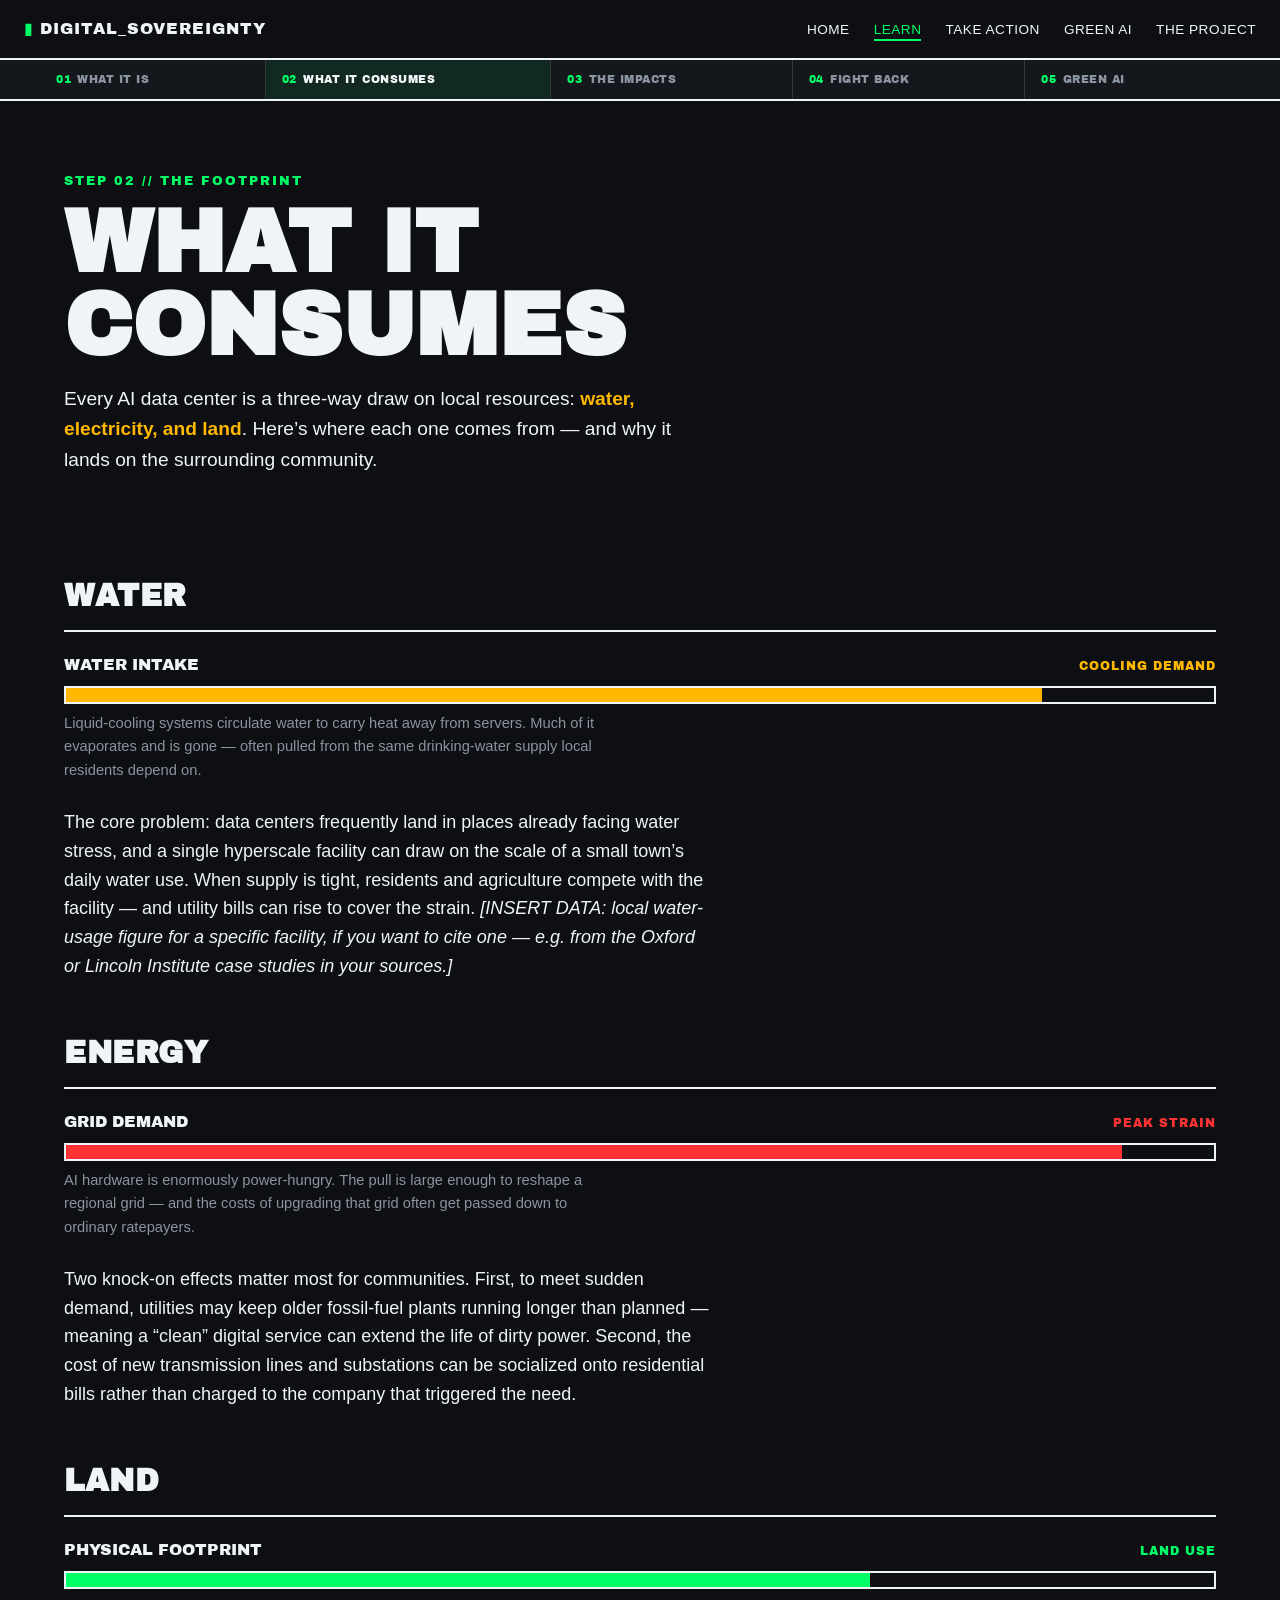
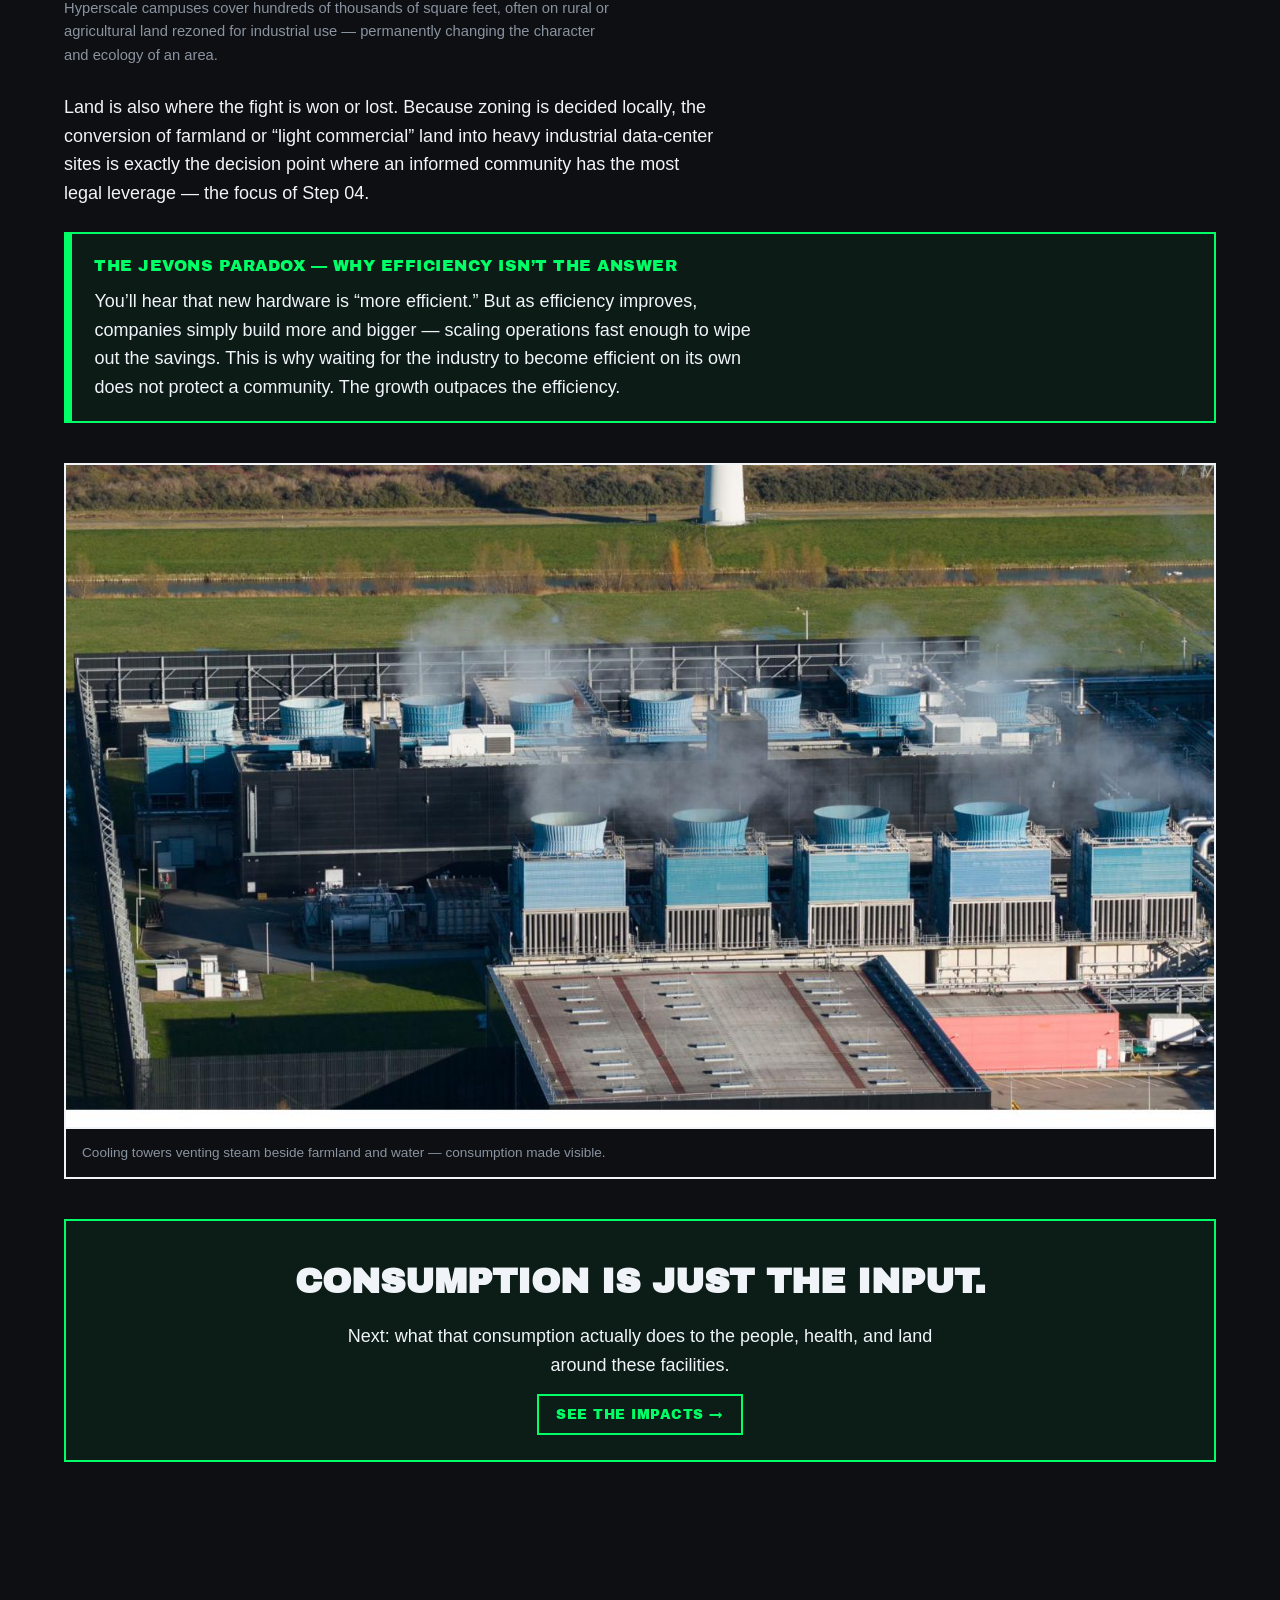
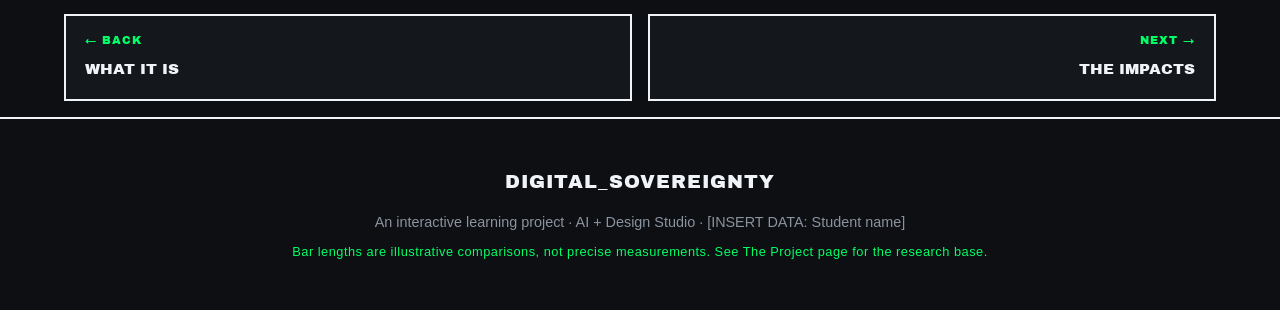
<file: digital-sovereignty/consumption.html>
<!DOCTYPE html>
<html lang="en">
<head>
  <meta charset="UTF-8">
  <meta name="viewport" content="width=device-width, initial-scale=1.0">
  <title>What It Consumes: Water, Energy, Land // Digital Sovereignty</title>
  <meta name="description" content="The resource footprint of AI data centers: water for cooling, electricity from the grid, and physical land.">
  <link rel="preconnect" href="https://fonts.googleapis.com">
  <link rel="preconnect" href="https://fonts.gstatic.com" crossorigin>
  <link href="https://fonts.googleapis.com/css2?family=Archivo+Black&display=swap" rel="stylesheet">
  <link rel="stylesheet" href="style.css">
</head>
<body>
  <a class="skip-link" href="#main">Skip to content</a>

  <header class="site-nav">
    <a class="nav-brand" href="index.html"><span class="nav-blink">&#9646;</span> DIGITAL_SOVEREIGNTY</a>
    <nav aria-label="Primary">
      <ul class="nav-links">
        <li><a href="index.html">Home</a></li>
        <li><a href="what-is.html" class="is-active">Learn</a></li>
        <li><a href="fight-back.html">Take Action</a></li>
        <li><a href="green-ai.html">Green AI</a></li>
        <li><a href="behind-the-project.html">The Project</a></li>
      </ul>
    </nav>
  </header>

  <nav class="journey" aria-label="Learning progress">
    <ul class="journey-track">
      <li><a href="what-is.html"><span class="step-num">01</span>What it is</a></li>
      <li class="is-active"><a href="consumption.html"><span class="step-num">02</span>What it consumes</a></li>
      <li><a href="impacts.html"><span class="step-num">03</span>The impacts</a></li>
      <li><a href="fight-back.html"><span class="step-num">04</span>Fight back</a></li>
      <li><a href="green-ai.html"><span class="step-num">05</span>Green AI</a></li>
    </ul>
  </nav>

  <main id="main">
  <header class="page-hero">
    <span class="eyebrow">Step 02 // The footprint</span>
    <h1>What It<br>Consumes</h1>
    <p class="lede">Every AI data center is a three-way draw on local resources: <strong>water, electricity, and land</strong>. Here&rsquo;s where each one comes from &mdash; and why it lands on the surrounding community.</p>
  </header>

  <section class="band" style="padding-top:1rem;">

    <!-- WATER -->
    <h2 class="sub-head">Water</h2>
    <div class="meter">
      <div class="meter-head"><span class="label">Water intake</span><span class="tagword tag-amber" style="color:var(--amber);">COOLING DEMAND</span></div>
      <div class="meter-bar"><div class="meter-fill water" style="width:85%;"></div></div>
      <p>Liquid-cooling systems circulate water to carry heat away from servers. Much of it evaporates and is gone &mdash; often pulled from the same drinking-water supply local residents depend on.</p>
    </div>
    <p class="body">The core problem: data centers frequently land in places already facing water stress, and a single hyperscale facility can draw on the scale of a small town&rsquo;s daily water use. When supply is tight, residents and agriculture compete with the facility &mdash; and utility bills can rise to cover the strain. <em>[INSERT DATA: local water-usage figure for a specific facility, if you want to cite one &mdash; e.g. from the Oxford or Lincoln Institute case studies in your sources.]</em></p>

    <!-- ENERGY -->
    <h2 class="sub-head">Energy</h2>
    <div class="meter">
      <div class="meter-head"><span class="label">Grid demand</span><span class="tagword" style="color:var(--crimson);">PEAK STRAIN</span></div>
      <div class="meter-bar"><div class="meter-fill energy" style="width:92%;"></div></div>
      <p>AI hardware is enormously power-hungry. The pull is large enough to reshape a regional grid &mdash; and the costs of upgrading that grid often get passed down to ordinary ratepayers.</p>
    </div>
    <p class="body">Two knock-on effects matter most for communities. First, to meet sudden demand, utilities may keep older fossil-fuel plants running longer than planned &mdash; meaning a &ldquo;clean&rdquo; digital service can extend the life of dirty power. Second, the cost of new transmission lines and substations can be socialized onto residential bills rather than charged to the company that triggered the need.</p>

    <!-- LAND -->
    <h2 class="sub-head">Land</h2>
    <div class="meter">
      <div class="meter-head"><span class="label">Physical footprint</span><span class="tagword" style="color:var(--green);">LAND USE</span></div>
      <div class="meter-bar"><div class="meter-fill land" style="width:70%;"></div></div>
      <p>Hyperscale campuses cover hundreds of thousands of square feet, often on rural or agricultural land rezoned for industrial use &mdash; permanently changing the character and ecology of an area.</p>
    </div>
    <p class="body">Land is also where the fight is won or lost. Because zoning is decided locally, the conversion of farmland or &ldquo;light commercial&rdquo; land into heavy industrial data-center sites is exactly the decision point where an informed community has the most legal leverage &mdash; the focus of Step 04.</p>

    <div class="defbox">
      <p class="term">The Jevons Paradox &mdash; why efficiency isn&rsquo;t the answer</p>
      <p>You&rsquo;ll hear that new hardware is &ldquo;more efficient.&rdquo; But as efficiency improves, companies simply build more and bigger &mdash; scaling operations fast enough to wipe out the savings. This is why waiting for the industry to become efficient on its own does not protect a community. The growth outpaces the efficiency.</p>
    </div>

    <figure class="wide-figure">
      <img src="images/An_aerial_view_of_a_data_center_cooling_system_by_Sepia100_via_Adobe_Stock.jpeg" alt="Aerial view of a data center's cooling towers venting steam, beside green farmland and a waterway.">
      <figcaption>Cooling towers venting steam beside farmland and water &mdash; consumption made visible.</figcaption>
    </figure>

    <div class="cta-banner">
      <h3>Consumption is just the input.</h3>
      <p>Next: what that consumption actually does to the people, health, and land around these facilities.</p>
      <a class="ext-link" href="impacts.html">See the impacts &rarr;</a>
    </div>
  </section>

  <nav class="pager" aria-label="Page navigation">
    <a class="prev" href="what-is.html"><span class="dir">&larr; Back</span><span class="pg-title">What It Is</span></a>
    <a class="next" href="impacts.html"><span class="dir">Next &rarr;</span><span class="pg-title">The Impacts</span></a>
  </nav>
  </main>

  <footer class="site-footer">
    <p class="footer-title">DIGITAL_SOVEREIGNTY</p>
    <p class="footer-meta">An interactive learning project &middot; AI + Design Studio &middot; [INSERT DATA: Student name]</p>
    <p class="footer-note">Bar lengths are illustrative comparisons, not precise measurements. See The Project page for the research base.</p>
  </footer>
</body>
</html>
</file>
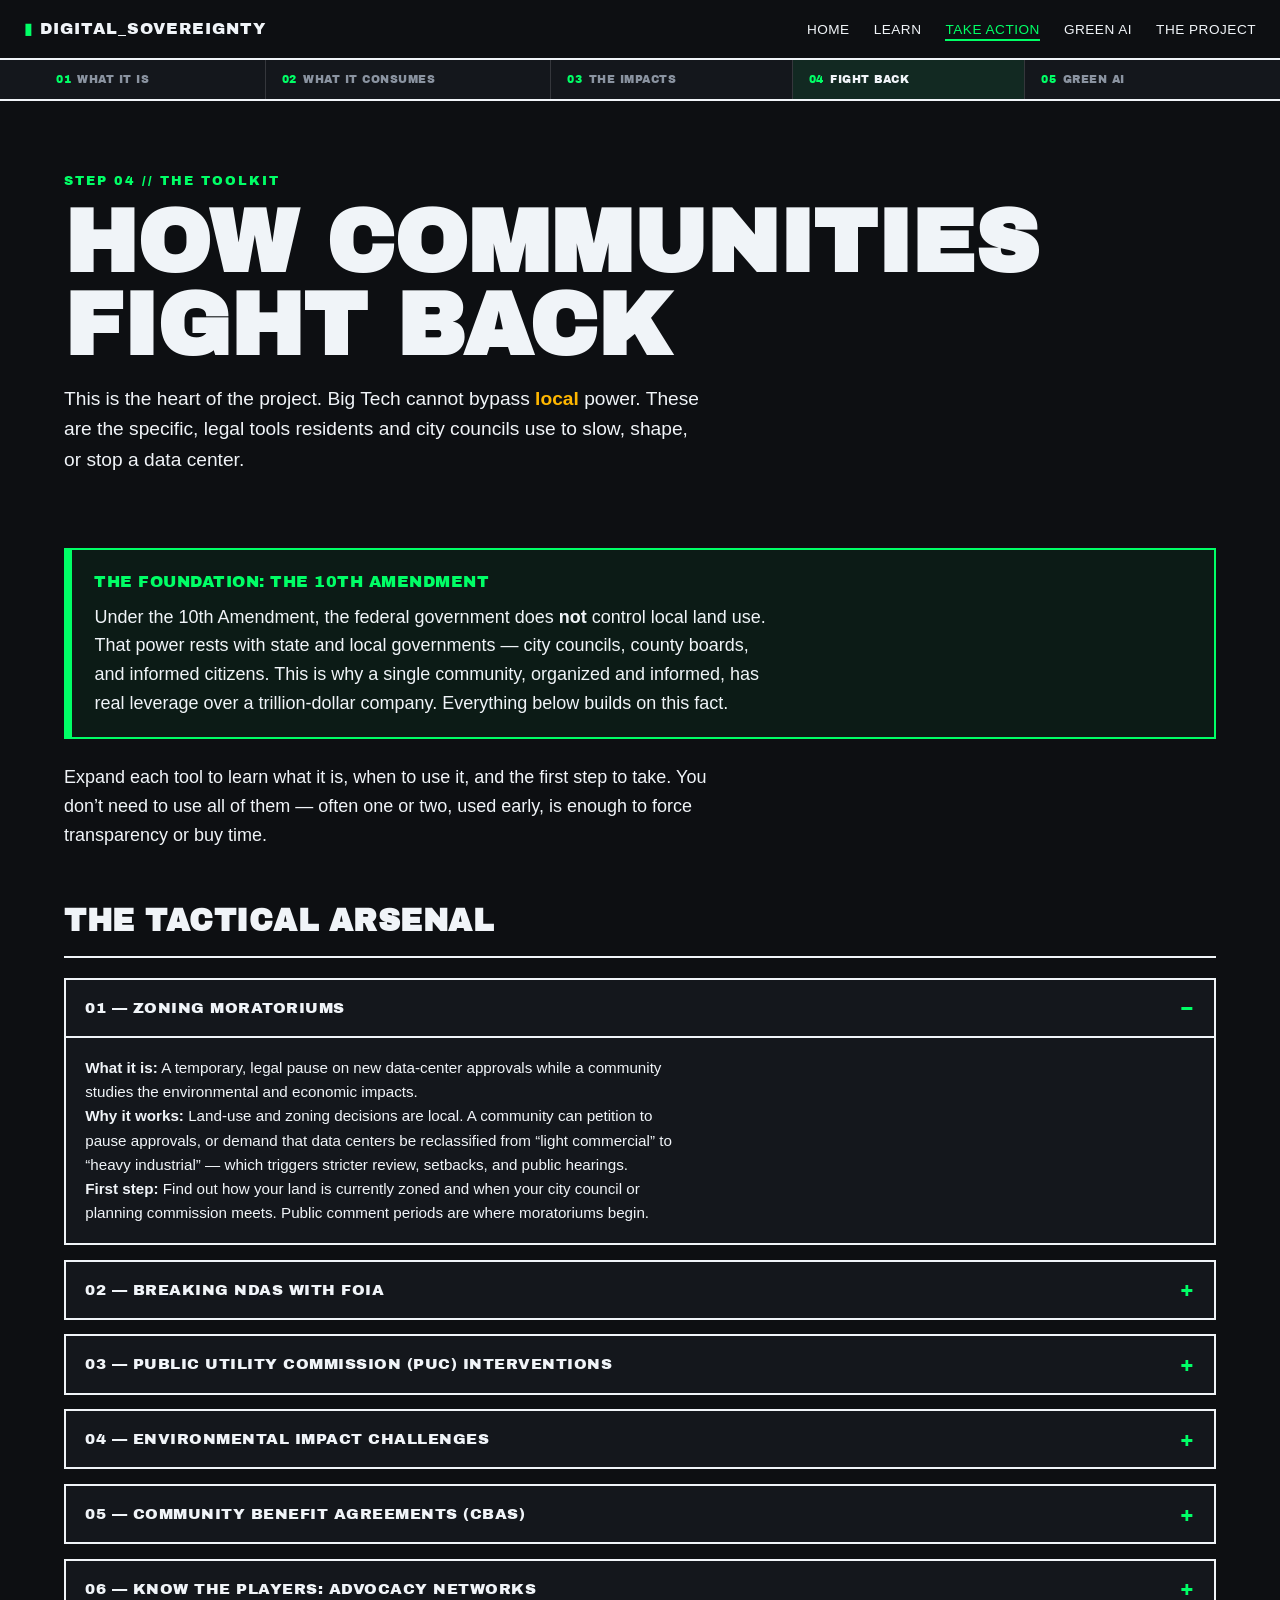
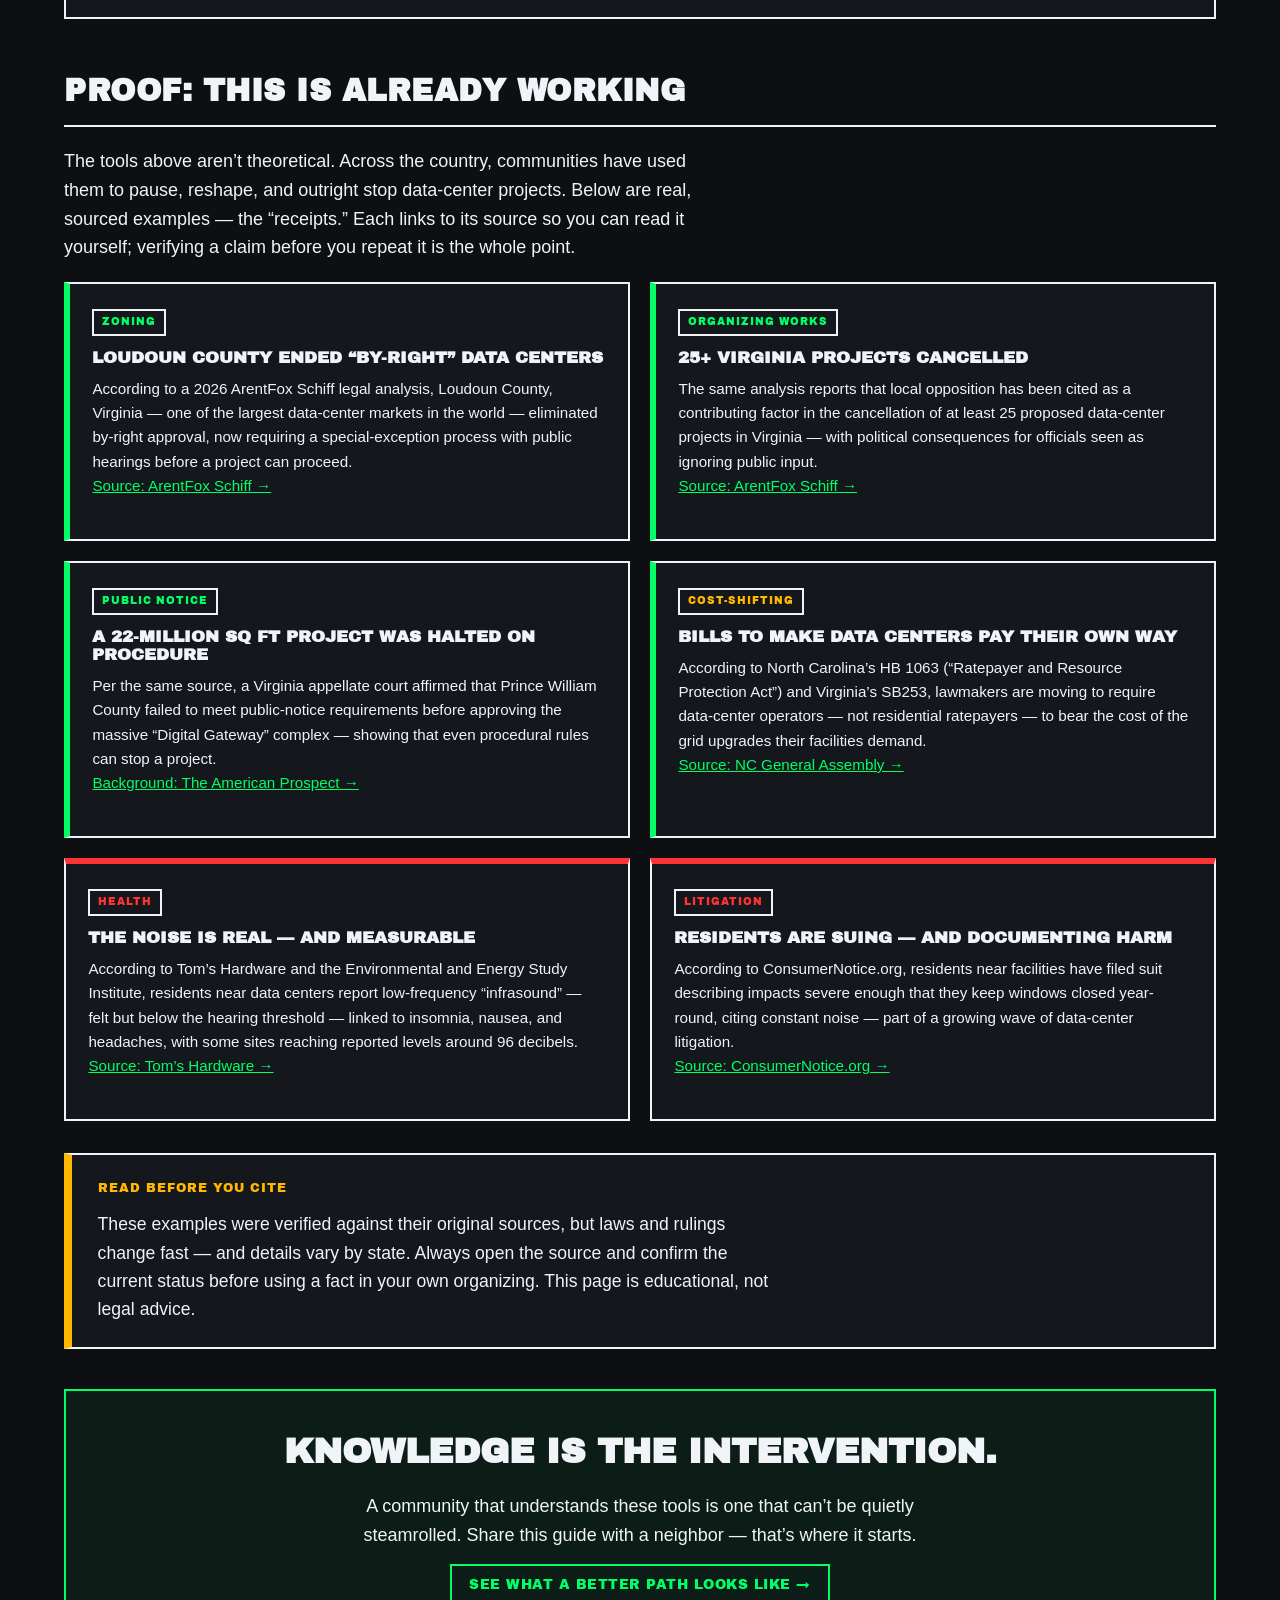
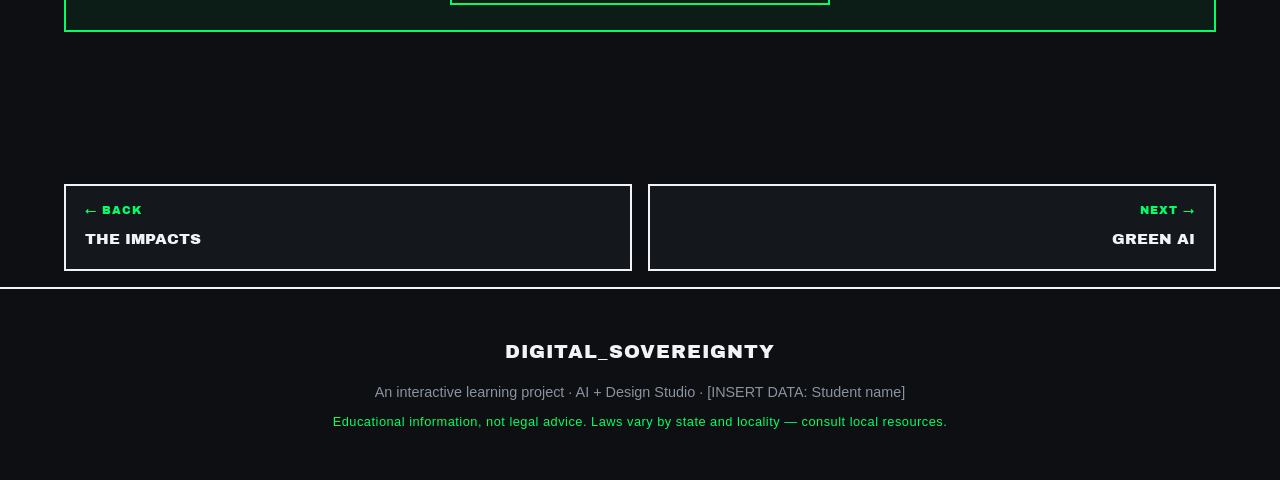
<file: digital-sovereignty/fight-back.html>
<!DOCTYPE html>
<html lang="en">
<head>
  <meta charset="UTF-8">
  <meta name="viewport" content="width=device-width, initial-scale=1.0">
  <title>Fight Back: The Community Action Toolkit // Digital Sovereignty</title>
  <meta name="description" content="The legal toolkit communities use to challenge AI data centers: zoning, FOIA, NDAs, PUC interventions, environmental challenges, CBAs, and the 10th Amendment.">
  <link rel="preconnect" href="https://fonts.googleapis.com">
  <link rel="preconnect" href="https://fonts.gstatic.com" crossorigin>
  <link href="https://fonts.googleapis.com/css2?family=Archivo+Black&display=swap" rel="stylesheet">
  <link rel="stylesheet" href="style.css">
</head>
<body>
  <a class="skip-link" href="#main">Skip to content</a>

  <header class="site-nav">
    <a class="nav-brand" href="index.html"><span class="nav-blink">&#9646;</span> DIGITAL_SOVEREIGNTY</a>
    <nav aria-label="Primary">
      <ul class="nav-links">
        <li><a href="index.html">Home</a></li>
        <li><a href="what-is.html">Learn</a></li>
        <li><a href="fight-back.html" class="is-active">Take Action</a></li>
        <li><a href="green-ai.html">Green AI</a></li>
        <li><a href="behind-the-project.html">The Project</a></li>
      </ul>
    </nav>
  </header>

  <nav class="journey" aria-label="Learning progress">
    <ul class="journey-track">
      <li><a href="what-is.html"><span class="step-num">01</span>What it is</a></li>
      <li><a href="consumption.html"><span class="step-num">02</span>What it consumes</a></li>
      <li><a href="impacts.html"><span class="step-num">03</span>The impacts</a></li>
      <li class="is-active"><a href="fight-back.html"><span class="step-num">04</span>Fight back</a></li>
      <li><a href="green-ai.html"><span class="step-num">05</span>Green AI</a></li>
    </ul>
  </nav>

  <main id="main">
  <header class="page-hero">
    <span class="eyebrow">Step 04 // The toolkit</span>
    <h1>How Communities<br>Fight Back</h1>
    <p class="lede">This is the heart of the project. Big Tech cannot bypass <strong>local</strong> power. These are the specific, legal tools residents and city councils use to slow, shape, or stop a data center.</p>
  </header>

  <section class="band" style="padding-top:1rem;">

    <div class="defbox">
      <p class="term">The foundation: the 10th Amendment</p>
      <p>Under the 10th Amendment, the federal government does <strong>not</strong> control local land use. That power rests with state and local governments &mdash; city councils, county boards, and informed citizens. This is why a single community, organized and informed, has real leverage over a trillion-dollar company. Everything below builds on this fact.</p>
    </div>

    <p class="body">Expand each tool to learn what it is, when to use it, and the first step to take. You don&rsquo;t need to use all of them &mdash; often one or two, used early, is enough to force transparency or buy time.</p>

    <h2 class="sub-head">The tactical arsenal</h2>

    <details class="accordion" open>
      <summary>01 &mdash; Zoning Moratoriums</summary>
      <div class="accordion-body">
        <p><strong>What it is:</strong> A temporary, legal pause on new data-center approvals while a community studies the environmental and economic impacts.</p>
        <p><strong>Why it works:</strong> Land-use and zoning decisions are local. A community can petition to pause approvals, or demand that data centers be reclassified from &ldquo;light commercial&rdquo; to &ldquo;heavy industrial&rdquo; &mdash; which triggers stricter review, setbacks, and public hearings.</p>
        <p><strong>First step:</strong> Find out how your land is currently zoned and when your city council or planning commission meets. Public comment periods are where moratoriums begin.</p>
      </div>
    </details>

    <details class="accordion">
      <summary>02 &mdash; Breaking NDAs with FOIA</summary>
      <div class="accordion-body">
        <p><strong>What it is:</strong> The Freedom of Information Act (and state equivalents) lets the public legally demand records held by government bodies.</p>
        <p><strong>Why it works:</strong> Even when a company hides behind a shell company and an NDA, the <em>local government</em> it negotiated with still holds records &mdash; water-usage requests, tax-break proposals, infrastructure agreements. FOIA can pry those documents into daylight.</p>
        <p><strong>First step:</strong> Identify which public body (city, county, utility, economic-development authority) is handling the deal, then file a written records request for the relevant agreements. <em>[INSERT DATA: link to your state&rsquo;s public-records request portal, if you want to include one.]</em></p>
      </div>
    </details>

    <details class="accordion">
      <summary>03 &mdash; Public Utility Commission (PUC) Interventions</summary>
      <div class="accordion-body">
        <p><strong>What it is:</strong> Filing as a formal &ldquo;intervenor&rdquo; in utility-rate proceedings before your state&rsquo;s Public Utility Commission.</p>
        <p><strong>Why it works:</strong> This is how residents fight the &ldquo;everyone pays for the data center&rsquo;s grid&rdquo; problem. As an intervenor, you can legally argue that infrastructure costs should be assigned to the data center that caused them &mdash; not socialized onto residential ratepayers.</p>
        <p><strong>First step:</strong> Look up your state PUC&rsquo;s open dockets and intervenor process. Many proceedings have public deadlines to file.</p>
      </div>
    </details>

    <details class="accordion">
      <summary>04 &mdash; Environmental Impact Challenges</summary>
      <div class="accordion-body">
        <p><strong>What it is:</strong> Demanding formal environmental review of water draw, emissions, noise, and ecological effects before a project is approved.</p>
        <p><strong>Why it works:</strong> Required impact studies create delay, public records, and legal hooks. They force the hidden footprint from Steps 02 and 03 into an official, challengeable document.</p>
        <p><strong>First step:</strong> Ask whether an environmental review has been completed or waived &mdash; and demand one through public comment if it hasn&rsquo;t.</p>
      </div>
    </details>

    <details class="accordion">
      <summary>05 &mdash; Community Benefit Agreements (CBAs)</summary>
      <div class="accordion-body">
        <p><strong>What it is:</strong> A legally binding contract between developers and the community, guaranteeing concrete benefits and protections in exchange for support.</p>
        <p><strong>Why it works:</strong> If stopping a project outright isn&rsquo;t possible, a CBA lets a community set terms &mdash; water-use caps, noise limits, local hiring, funding for infrastructure, waste-heat reuse &mdash; instead of accepting whatever the company offers.</p>
        <p><strong>First step:</strong> Organize a coalition <em>before</em> negotiations finalize; a CBA is only as strong as the community backing it.</p>
      </div>
    </details>

    <details class="accordion">
      <summary>06 &mdash; Know the Players: Advocacy Networks</summary>
      <div class="accordion-body">
        <p><strong>What it is:</strong> You are not the first community to face this. National frameworks and advocacy groups have built playbooks you can borrow.</p>
        <p><strong>Why it works:</strong> Established frameworks &mdash; like the NAACP&rsquo;s <em>Stop Dirty Data Centers</em> work &mdash; provide templates, precedent, and allies, so a local group doesn&rsquo;t have to start from zero.</p>
        <p><strong>First step:</strong> Connect with existing groups working on data-center accountability and bring their templates to your local fight. <em>[INSERT DATA: links to specific advocacy groups or a local coalition, if you want a live directory here.]</em></p>
      </div>
    </details>

    <!-- ===== PROOF / FACT LIBRARY ===== -->
    <h2 class="sub-head">Proof: this is already working</h2>
    <p class="body">The tools above aren&rsquo;t theoretical. Across the country, communities have used them to pause, reshape, and outright stop data-center projects. Below are real, sourced examples &mdash; the &ldquo;receipts.&rdquo; Each links to its source so you can read it yourself; verifying a claim before you repeat it is the whole point.</p>

    <div class="grid grid-2">
      <article class="card card-green-edge">
        <span class="card-tag tag-green">ZONING</span>
        <h4>Loudoun County ended &ldquo;by-right&rdquo; data centers</h4>
        <p>According to a 2026 ArentFox Schiff legal analysis, Loudoun County, Virginia &mdash; one of the largest data-center markets in the world &mdash; eliminated by-right approval, now requiring a special-exception process with public hearings before a project can proceed.</p>
        <p class="body-muted"><a href="https://www.afslaw.com/perspectives/privacy-counsel/data-centers-and-land-use-public-opinion-and-action">Source: ArentFox Schiff &rarr;</a></p>
      </article>

      <article class="card card-green-edge">
        <span class="card-tag tag-green">ORGANIZING WORKS</span>
        <h4>25+ Virginia projects cancelled</h4>
        <p>The same analysis reports that local opposition has been cited as a contributing factor in the cancellation of at least 25 proposed data-center projects in Virginia &mdash; with political consequences for officials seen as ignoring public input.</p>
        <p class="body-muted"><a href="https://www.afslaw.com/perspectives/privacy-counsel/data-centers-and-land-use-public-opinion-and-action">Source: ArentFox Schiff &rarr;</a></p>
      </article>

      <article class="card card-green-edge">
        <span class="card-tag tag-green">PUBLIC NOTICE</span>
        <h4>A 22-million sq ft project was halted on procedure</h4>
        <p>Per the same source, a Virginia appellate court affirmed that Prince William County failed to meet public-notice requirements before approving the massive &ldquo;Digital Gateway&rdquo; complex &mdash; showing that even procedural rules can stop a project.</p>
        <p class="body-muted"><a href="https://prospect.org/2026/06/02/jun-2026-take-this-data-center-and-shove-it/">Background: The American Prospect &rarr;</a></p>
      </article>

      <article class="card card-green-edge">
        <span class="card-tag tag-amber">COST-SHIFTING</span>
        <h4>Bills to make data centers pay their own way</h4>
        <p>According to North Carolina&rsquo;s HB 1063 (&ldquo;Ratepayer and Resource Protection Act&rdquo;) and Virginia&rsquo;s SB253, lawmakers are moving to require data-center operators &mdash; not residential ratepayers &mdash; to bear the cost of the grid upgrades their facilities demand.</p>
        <p class="body-muted"><a href="https://www.ncleg.gov/sessions/2025/bills/house/html/h1063v1.html">Source: NC General Assembly &rarr;</a></p>
      </article>

      <article class="card card-impact">
        <span class="card-tag tag-crimson">HEALTH</span>
        <h4>The noise is real &mdash; and measurable</h4>
        <p>According to Tom&rsquo;s Hardware and the Environmental and Energy Study Institute, residents near data centers report low-frequency &ldquo;infrasound&rdquo; &mdash; felt but below the hearing threshold &mdash; linked to insomnia, nausea, and headaches, with some sites reaching reported levels around 96 decibels.</p>
        <p class="body-muted"><a href="https://www.tomshardware.com/tech-industry/artificial-intelligence/data-centers-face-increasing-infrasound-complaints-from-neighboring-communities-sounds-do-not-register-on-decibel-meters-but-irritate-local-citizens">Source: Tom&rsquo;s Hardware &rarr;</a></p>
      </article>

      <article class="card card-impact">
        <span class="card-tag tag-crimson">LITIGATION</span>
        <h4>Residents are suing &mdash; and documenting harm</h4>
        <p>According to ConsumerNotice.org, residents near facilities have filed suit describing impacts severe enough that they keep windows closed year-round, citing constant noise &mdash; part of a growing wave of data-center litigation.</p>
        <p class="body-muted"><a href="https://www.consumernotice.org/legal/data-center-lawsuits/">Source: ConsumerNotice.org &rarr;</a></p>
      </article>
    </div>

    <div class="callout callout-amber">
      <span class="callout-label">Read before you cite</span>
      <p>These examples were verified against their original sources, but laws and rulings change fast &mdash; and details vary by state. Always open the source and confirm the current status before using a fact in your own organizing. This page is educational, not legal advice.</p>
    </div>

    <div class="cta-banner">
      <h3>Knowledge is the intervention.</h3>
      <p>A community that understands these tools is one that can&rsquo;t be quietly steamrolled. Share this guide with a neighbor &mdash; that&rsquo;s where it starts.</p>
      <a class="ext-link" href="green-ai.html">See what a better path looks like &rarr;</a>
    </div>
  </section>

  <nav class="pager" aria-label="Page navigation">
    <a class="prev" href="impacts.html"><span class="dir">&larr; Back</span><span class="pg-title">The Impacts</span></a>
    <a class="next" href="green-ai.html"><span class="dir">Next &rarr;</span><span class="pg-title">Green AI</span></a>
  </nav>
  </main>

  <footer class="site-footer">
    <p class="footer-title">DIGITAL_SOVEREIGNTY</p>
    <p class="footer-meta">An interactive learning project &middot; AI + Design Studio &middot; [INSERT DATA: Student name]</p>
    <p class="footer-note">Educational information, not legal advice. Laws vary by state and locality &mdash; consult local resources.</p>
  </footer>
</body>
</html>
</file>
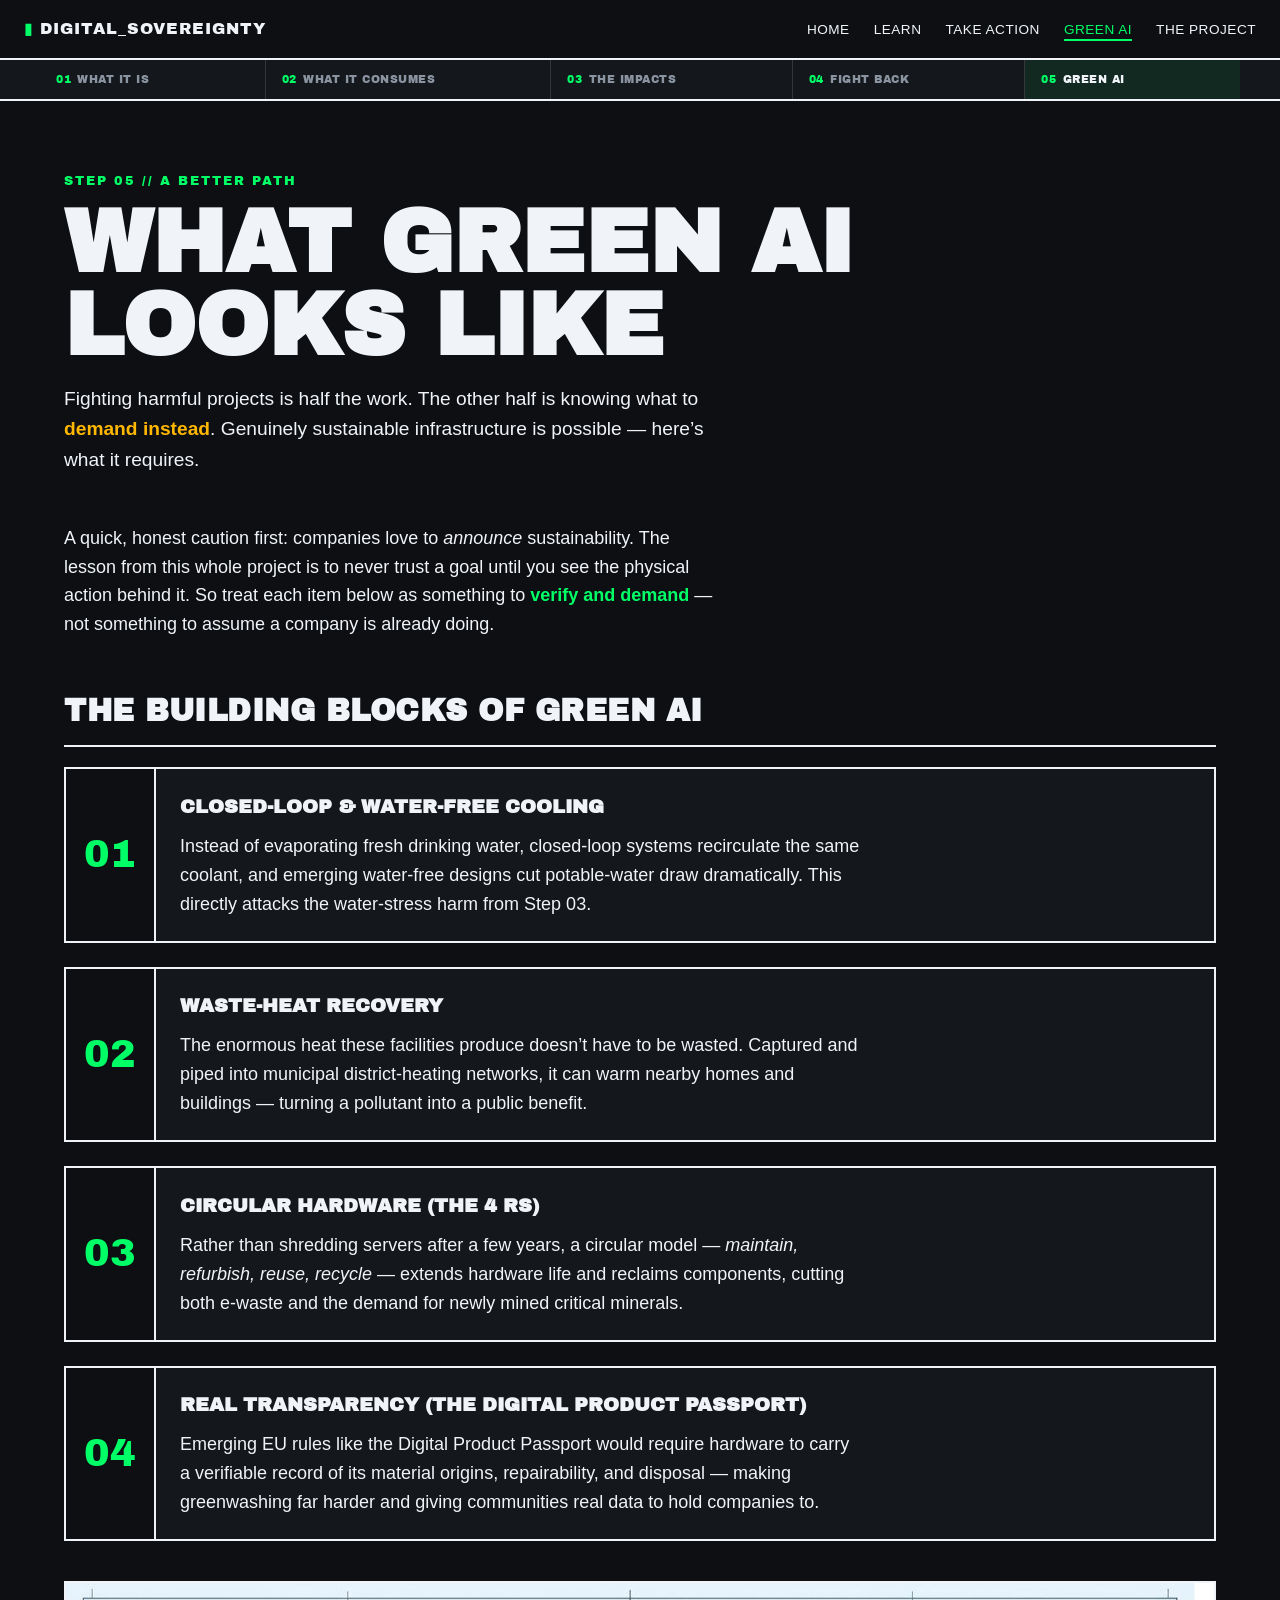
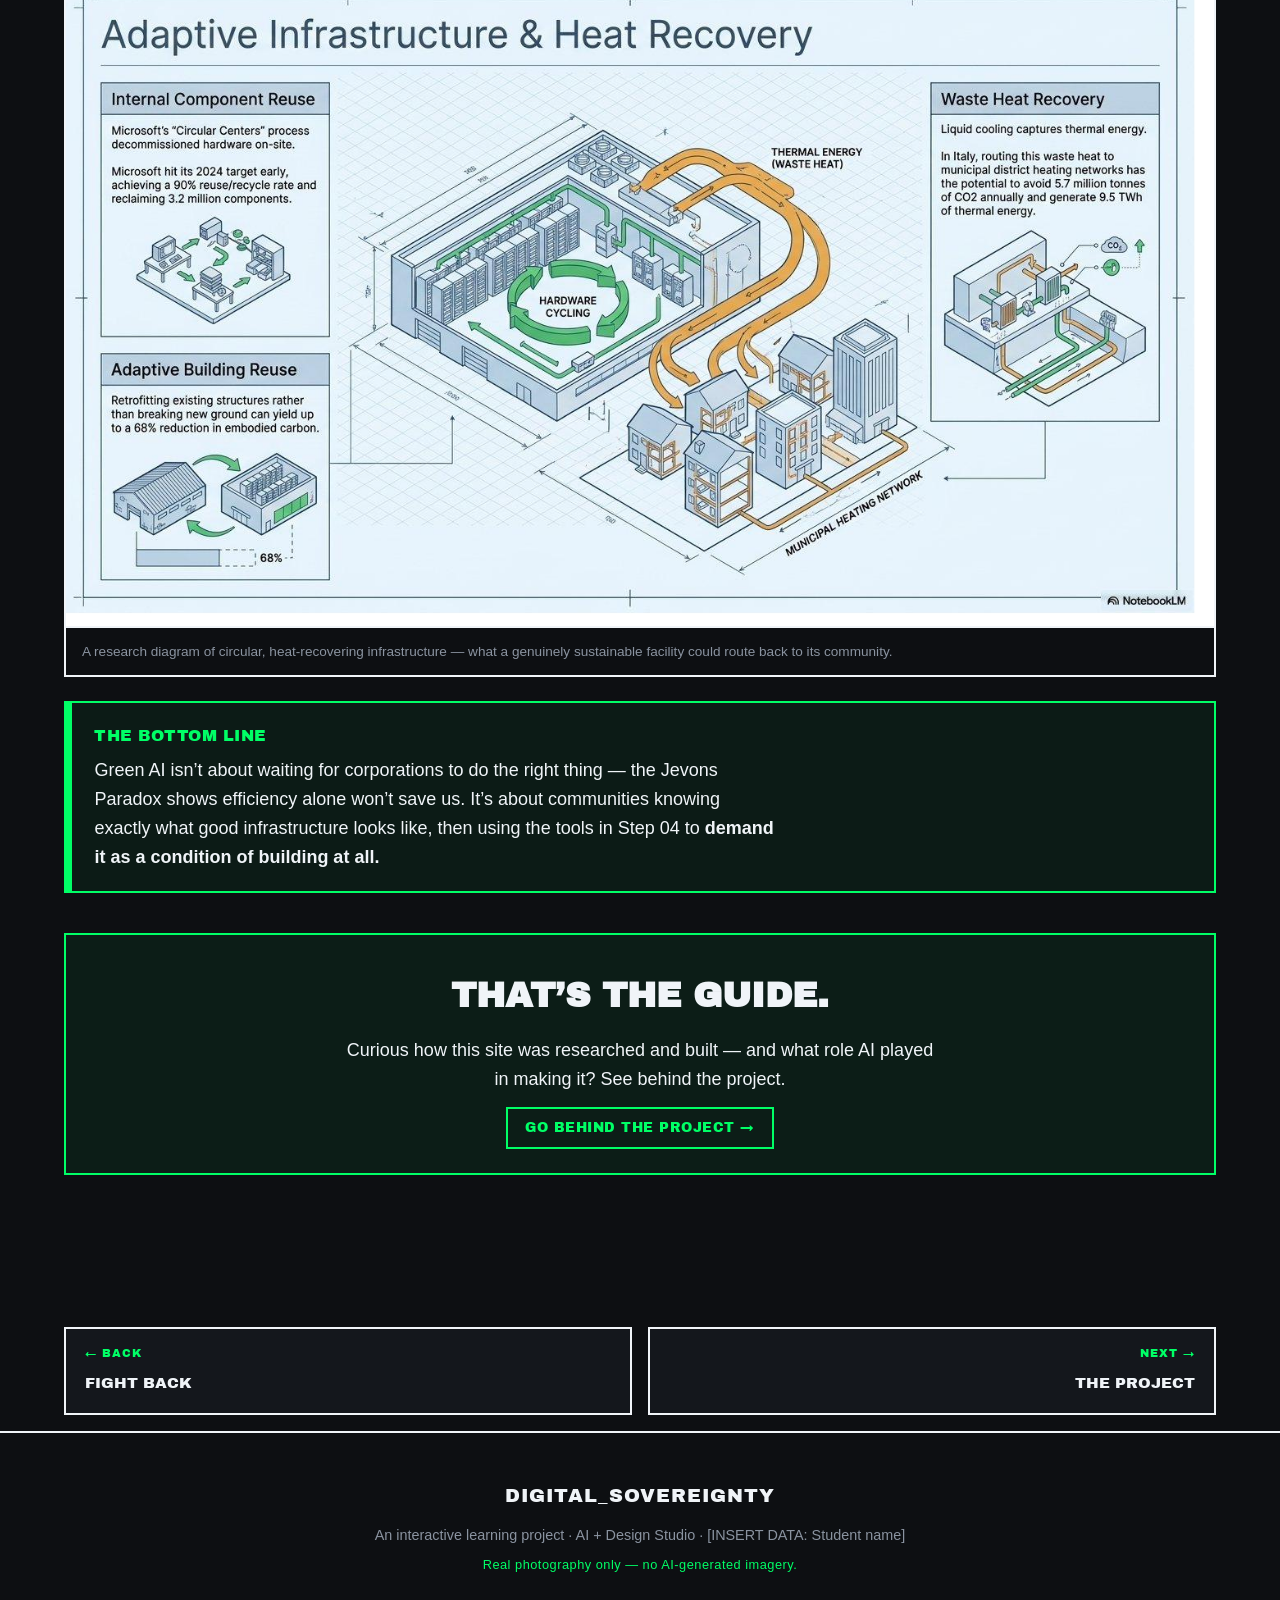
<file: digital-sovereignty/green-ai.html>
<!DOCTYPE html>
<html lang="en">
<head>
  <meta charset="UTF-8">
  <meta name="viewport" content="width=device-width, initial-scale=1.0">
  <title>What Green AI Looks Like // Digital Sovereignty</title>
  <meta name="description" content="What genuinely sustainable AI infrastructure could look like: circular hardware, closed-loop and water-free cooling, waste-heat recovery, and real transparency.">
  <link rel="preconnect" href="https://fonts.googleapis.com">
  <link rel="preconnect" href="https://fonts.gstatic.com" crossorigin>
  <link href="https://fonts.googleapis.com/css2?family=Archivo+Black&display=swap" rel="stylesheet">
  <link rel="stylesheet" href="style.css">
</head>
<body>
  <a class="skip-link" href="#main">Skip to content</a>

  <header class="site-nav">
    <a class="nav-brand" href="index.html"><span class="nav-blink">&#9646;</span> DIGITAL_SOVEREIGNTY</a>
    <nav aria-label="Primary">
      <ul class="nav-links">
        <li><a href="index.html">Home</a></li>
        <li><a href="what-is.html">Learn</a></li>
        <li><a href="fight-back.html">Take Action</a></li>
        <li><a href="green-ai.html" class="is-active">Green AI</a></li>
        <li><a href="behind-the-project.html">The Project</a></li>
      </ul>
    </nav>
  </header>

  <nav class="journey" aria-label="Learning progress">
    <ul class="journey-track">
      <li><a href="what-is.html"><span class="step-num">01</span>What it is</a></li>
      <li><a href="consumption.html"><span class="step-num">02</span>What it consumes</a></li>
      <li><a href="impacts.html"><span class="step-num">03</span>The impacts</a></li>
      <li><a href="fight-back.html"><span class="step-num">04</span>Fight back</a></li>
      <li class="is-active"><a href="green-ai.html"><span class="step-num">05</span>Green AI</a></li>
    </ul>
  </nav>

  <main id="main">
  <header class="page-hero">
    <span class="eyebrow">Step 05 // A better path</span>
    <h1>What Green AI<br>Looks Like</h1>
    <p class="lede">Fighting harmful projects is half the work. The other half is knowing what to <strong>demand instead</strong>. Genuinely sustainable infrastructure is possible &mdash; here&rsquo;s what it requires.</p>
  </header>

  <section class="band" style="padding-top:1rem;">

    <p class="body">A quick, honest caution first: companies love to <em>announce</em> sustainability. The lesson from this whole project is to never trust a goal until you see the physical action behind it. So treat each item below as something to <strong>verify and demand</strong> &mdash; not something to assume a company is already doing.</p>

    <h2 class="sub-head">The building blocks of green AI</h2>

    <div class="step">
      <div class="step-index">01</div>
      <div class="step-content">
        <h3>Closed-loop &amp; water-free cooling</h3>
        <p>Instead of evaporating fresh drinking water, closed-loop systems recirculate the same coolant, and emerging water-free designs cut potable-water draw dramatically. This directly attacks the water-stress harm from Step 03.</p>
      </div>
    </div>

    <div class="step">
      <div class="step-index">02</div>
      <div class="step-content">
        <h3>Waste-heat recovery</h3>
        <p>The enormous heat these facilities produce doesn&rsquo;t have to be wasted. Captured and piped into municipal district-heating networks, it can warm nearby homes and buildings &mdash; turning a pollutant into a public benefit.</p>
      </div>
    </div>

    <div class="step">
      <div class="step-index">03</div>
      <div class="step-content">
        <h3>Circular hardware (the 4 Rs)</h3>
        <p>Rather than shredding servers after a few years, a circular model &mdash; <em>maintain, refurbish, reuse, recycle</em> &mdash; extends hardware life and reclaims components, cutting both e-waste and the demand for newly mined critical minerals.</p>
      </div>
    </div>

    <div class="step">
      <div class="step-index">04</div>
      <div class="step-content">
        <h3>Real transparency (the Digital Product Passport)</h3>
        <p>Emerging EU rules like the Digital Product Passport would require hardware to carry a verifiable record of its material origins, repairability, and disposal &mdash; making greenwashing far harder and giving communities real data to hold companies to.</p>
      </div>
    </div>

    <figure class="wide-figure">
      <img src="images/image_3.png" alt="Diagram of adaptive data-center infrastructure showing internal hardware cycling, adaptive building reuse, and waste-heat routed to a municipal heating network.">
      <figcaption>A research diagram of circular, heat-recovering infrastructure &mdash; what a genuinely sustainable facility could route back to its community.</figcaption>
    </figure>

    <div class="defbox">
      <p class="term">The bottom line</p>
      <p>Green AI isn&rsquo;t about waiting for corporations to do the right thing &mdash; the Jevons Paradox shows efficiency alone won&rsquo;t save us. It&rsquo;s about communities knowing exactly what good infrastructure looks like, then using the tools in Step 04 to <strong>demand it as a condition of building at all.</strong></p>
    </div>

    <div class="cta-banner">
      <h3>That&rsquo;s the guide.</h3>
      <p>Curious how this site was researched and built &mdash; and what role AI played in making it? See behind the project.</p>
      <a class="ext-link" href="behind-the-project.html">Go behind the project &rarr;</a>
    </div>
  </section>

  <nav class="pager" aria-label="Page navigation">
    <a class="prev" href="fight-back.html"><span class="dir">&larr; Back</span><span class="pg-title">Fight Back</span></a>
    <a class="next" href="behind-the-project.html"><span class="dir">Next &rarr;</span><span class="pg-title">The Project</span></a>
  </nav>
  </main>

  <footer class="site-footer">
    <p class="footer-title">DIGITAL_SOVEREIGNTY</p>
    <p class="footer-meta">An interactive learning project &middot; AI + Design Studio &middot; [INSERT DATA: Student name]</p>
    <p class="footer-note">Real photography only &mdash; no AI-generated imagery.</p>
  </footer>
</body>
</html>
</file>
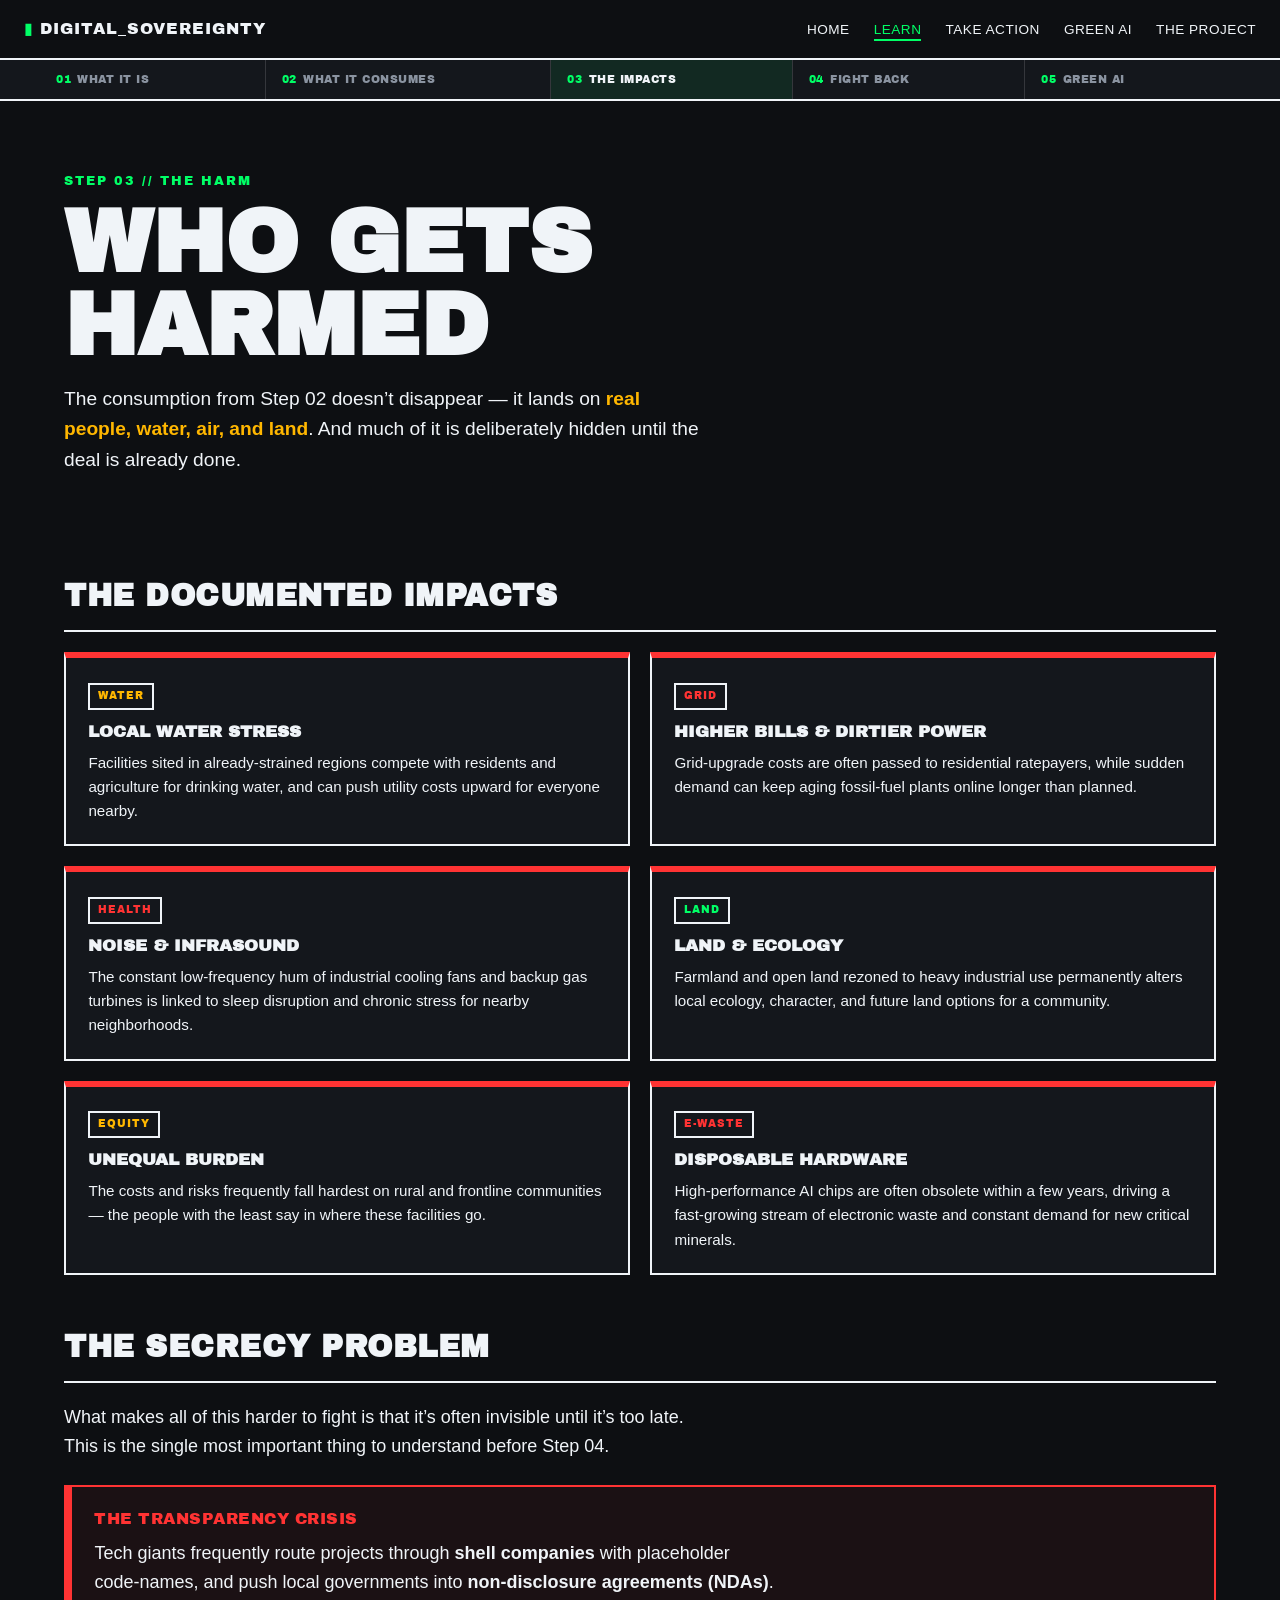
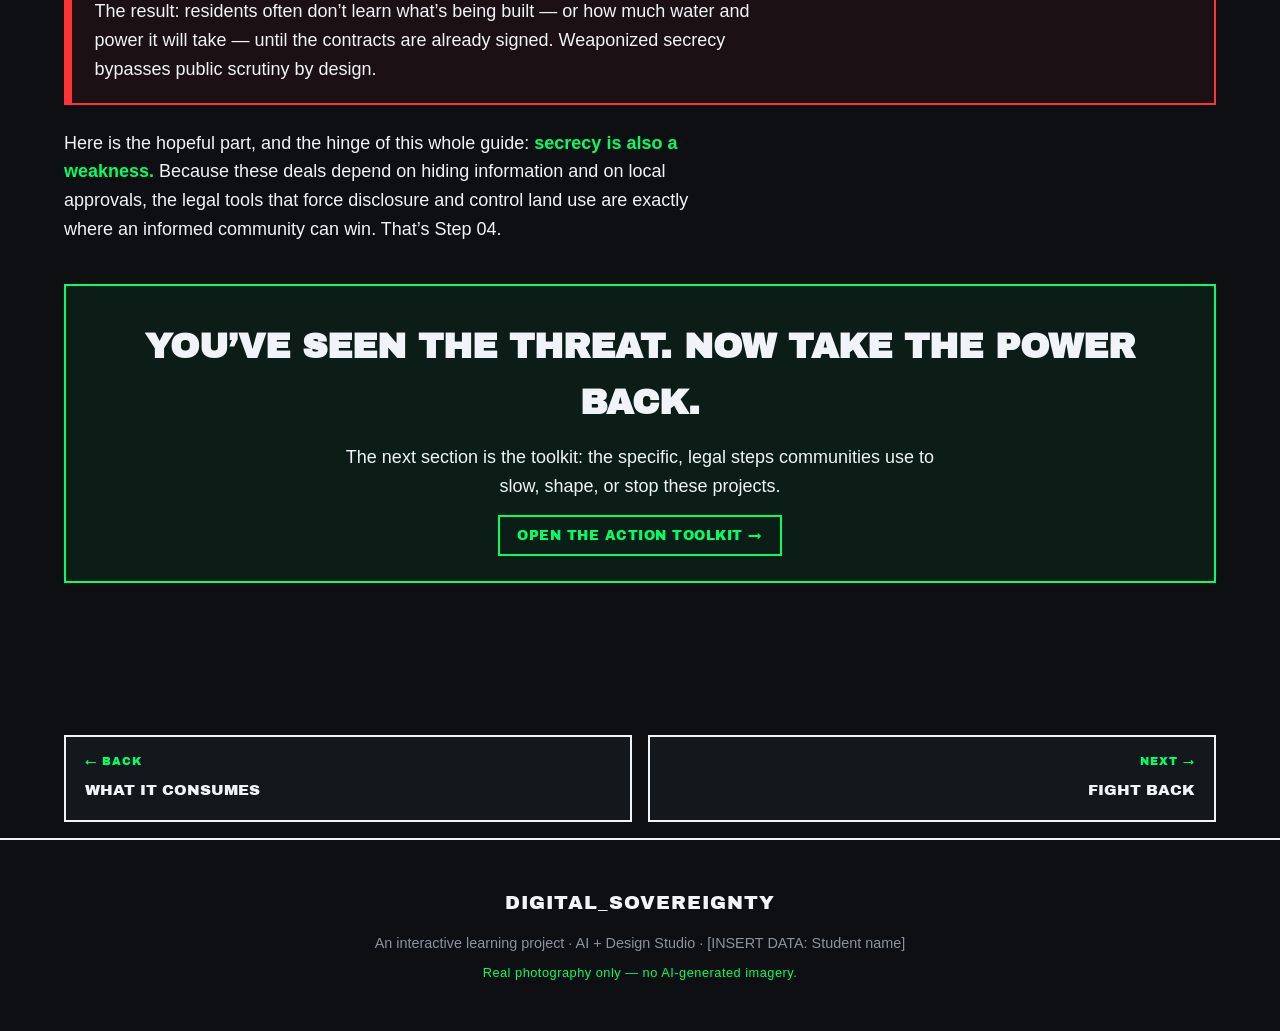
<file: digital-sovereignty/impacts.html>
<!DOCTYPE html>
<html lang="en">
<head>
  <meta charset="UTF-8">
  <meta name="viewport" content="width=device-width, initial-scale=1.0">
  <title>The Impacts: Who Gets Harmed // Digital Sovereignty</title>
  <meta name="description" content="The documented harms of AI data centers to people, health, land, and local economies, and the secrecy that hides them.">
  <link rel="preconnect" href="https://fonts.googleapis.com">
  <link rel="preconnect" href="https://fonts.gstatic.com" crossorigin>
  <link href="https://fonts.googleapis.com/css2?family=Archivo+Black&display=swap" rel="stylesheet">
  <link rel="stylesheet" href="style.css">
</head>
<body>
  <a class="skip-link" href="#main">Skip to content</a>

  <header class="site-nav">
    <a class="nav-brand" href="index.html"><span class="nav-blink">&#9646;</span> DIGITAL_SOVEREIGNTY</a>
    <nav aria-label="Primary">
      <ul class="nav-links">
        <li><a href="index.html">Home</a></li>
        <li><a href="what-is.html" class="is-active">Learn</a></li>
        <li><a href="fight-back.html">Take Action</a></li>
        <li><a href="green-ai.html">Green AI</a></li>
        <li><a href="behind-the-project.html">The Project</a></li>
      </ul>
    </nav>
  </header>

  <nav class="journey" aria-label="Learning progress">
    <ul class="journey-track">
      <li><a href="what-is.html"><span class="step-num">01</span>What it is</a></li>
      <li><a href="consumption.html"><span class="step-num">02</span>What it consumes</a></li>
      <li class="is-active"><a href="impacts.html"><span class="step-num">03</span>The impacts</a></li>
      <li><a href="fight-back.html"><span class="step-num">04</span>Fight back</a></li>
      <li><a href="green-ai.html"><span class="step-num">05</span>Green AI</a></li>
    </ul>
  </nav>

  <main id="main">
  <header class="page-hero">
    <span class="eyebrow">Step 03 // The harm</span>
    <h1>Who Gets<br>Harmed</h1>
    <p class="lede">The consumption from Step 02 doesn&rsquo;t disappear &mdash; it lands on <strong>real people, water, air, and land</strong>. And much of it is deliberately hidden until the deal is already done.</p>
  </header>

  <section class="band" style="padding-top:1rem;">

    <h2 class="sub-head">The documented impacts</h2>
    <div class="grid grid-2">
      <article class="card card-impact">
        <span class="card-tag tag-amber">WATER</span>
        <h4>Local water stress</h4>
        <p>Facilities sited in already-strained regions compete with residents and agriculture for drinking water, and can push utility costs upward for everyone nearby.</p>
      </article>
      <article class="card card-impact">
        <span class="card-tag tag-crimson">GRID</span>
        <h4>Higher bills &amp; dirtier power</h4>
        <p>Grid-upgrade costs are often passed to residential ratepayers, while sudden demand can keep aging fossil-fuel plants online longer than planned.</p>
      </article>
      <article class="card card-impact">
        <span class="card-tag tag-crimson">HEALTH</span>
        <h4>Noise &amp; infrasound</h4>
        <p>The constant low-frequency hum of industrial cooling fans and backup gas turbines is linked to sleep disruption and chronic stress for nearby neighborhoods.</p>
      </article>
      <article class="card card-impact">
        <span class="card-tag tag-green">LAND</span>
        <h4>Land &amp; ecology</h4>
        <p>Farmland and open land rezoned to heavy industrial use permanently alters local ecology, character, and future land options for a community.</p>
      </article>
      <article class="card card-impact">
        <span class="card-tag tag-amber">EQUITY</span>
        <h4>Unequal burden</h4>
        <p>The costs and risks frequently fall hardest on rural and frontline communities &mdash; the people with the least say in where these facilities go.</p>
      </article>
      <article class="card card-impact">
        <span class="card-tag tag-crimson">E-WASTE</span>
        <h4>Disposable hardware</h4>
        <p>High-performance AI chips are often obsolete within a few years, driving a fast-growing stream of electronic waste and constant demand for new critical minerals.</p>
      </article>
    </div>

    <h2 class="sub-head">The secrecy problem</h2>
    <p class="body">What makes all of this harder to fight is that it&rsquo;s often invisible until it&rsquo;s too late. This is the single most important thing to understand before Step 04.</p>

    <div class="defbox" style="border-color:var(--crimson);background:rgba(255,51,51,0.06);">
      <p class="term" style="color:var(--crimson);">The Transparency Crisis</p>
      <p>Tech giants frequently route projects through <strong>shell companies</strong> with placeholder code-names, and push local governments into <strong>non-disclosure agreements (NDAs)</strong>. The result: residents often don&rsquo;t learn what&rsquo;s being built &mdash; or how much water and power it will take &mdash; until the contracts are already signed. Weaponized secrecy bypasses public scrutiny by design.</p>
    </div>

    <p class="body">Here is the hopeful part, and the hinge of this whole guide: <strong>secrecy is also a weakness.</strong> Because these deals depend on hiding information and on local approvals, the legal tools that force disclosure and control land use are exactly where an informed community can win. That&rsquo;s Step 04.</p>

    <div class="cta-banner">
      <h3>You&rsquo;ve seen the threat. Now take the power back.</h3>
      <p>The next section is the toolkit: the specific, legal steps communities use to slow, shape, or stop these projects.</p>
      <a class="ext-link" href="fight-back.html">Open the action toolkit &rarr;</a>
    </div>
  </section>

  <nav class="pager" aria-label="Page navigation">
    <a class="prev" href="consumption.html"><span class="dir">&larr; Back</span><span class="pg-title">What It Consumes</span></a>
    <a class="next" href="fight-back.html"><span class="dir">Next &rarr;</span><span class="pg-title">Fight Back</span></a>
  </nav>
  </main>

  <footer class="site-footer">
    <p class="footer-title">DIGITAL_SOVEREIGNTY</p>
    <p class="footer-meta">An interactive learning project &middot; AI + Design Studio &middot; [INSERT DATA: Student name]</p>
    <p class="footer-note">Real photography only &mdash; no AI-generated imagery.</p>
  </footer>
</body>
</html>
</file>
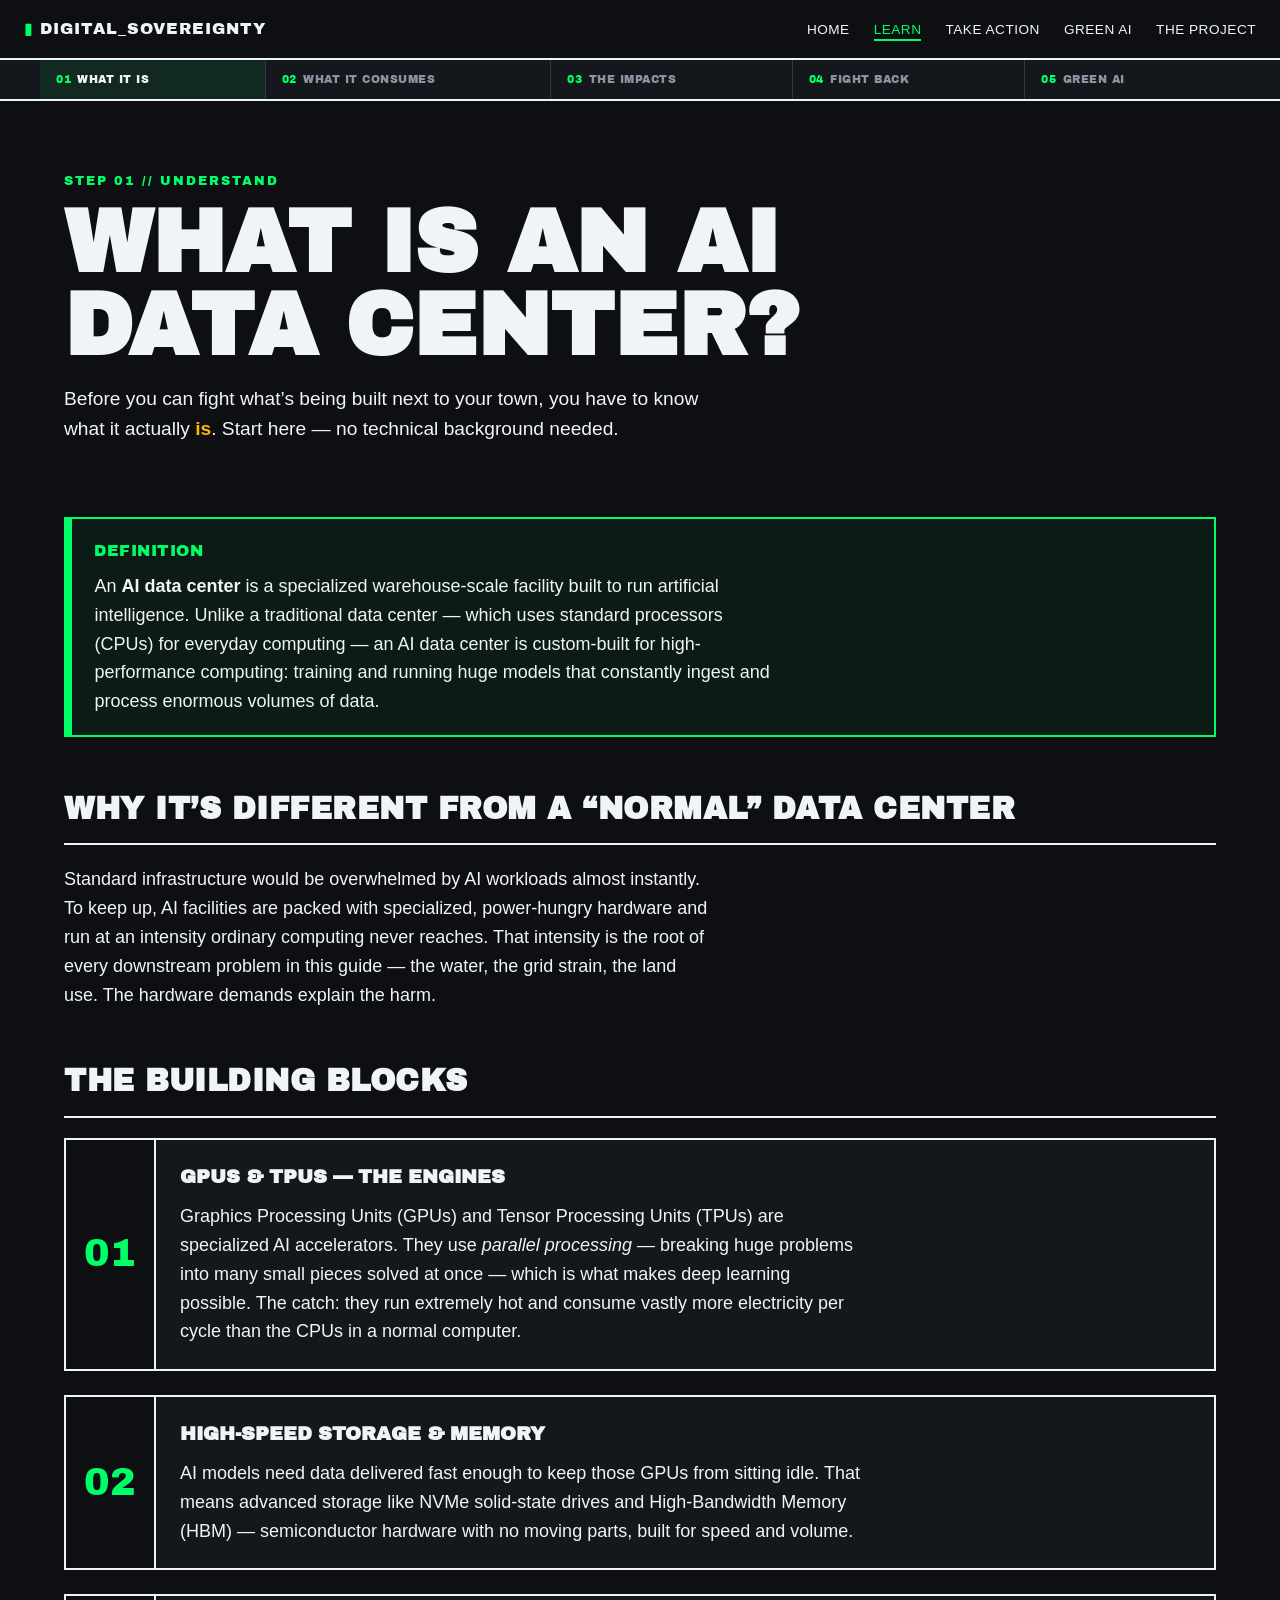
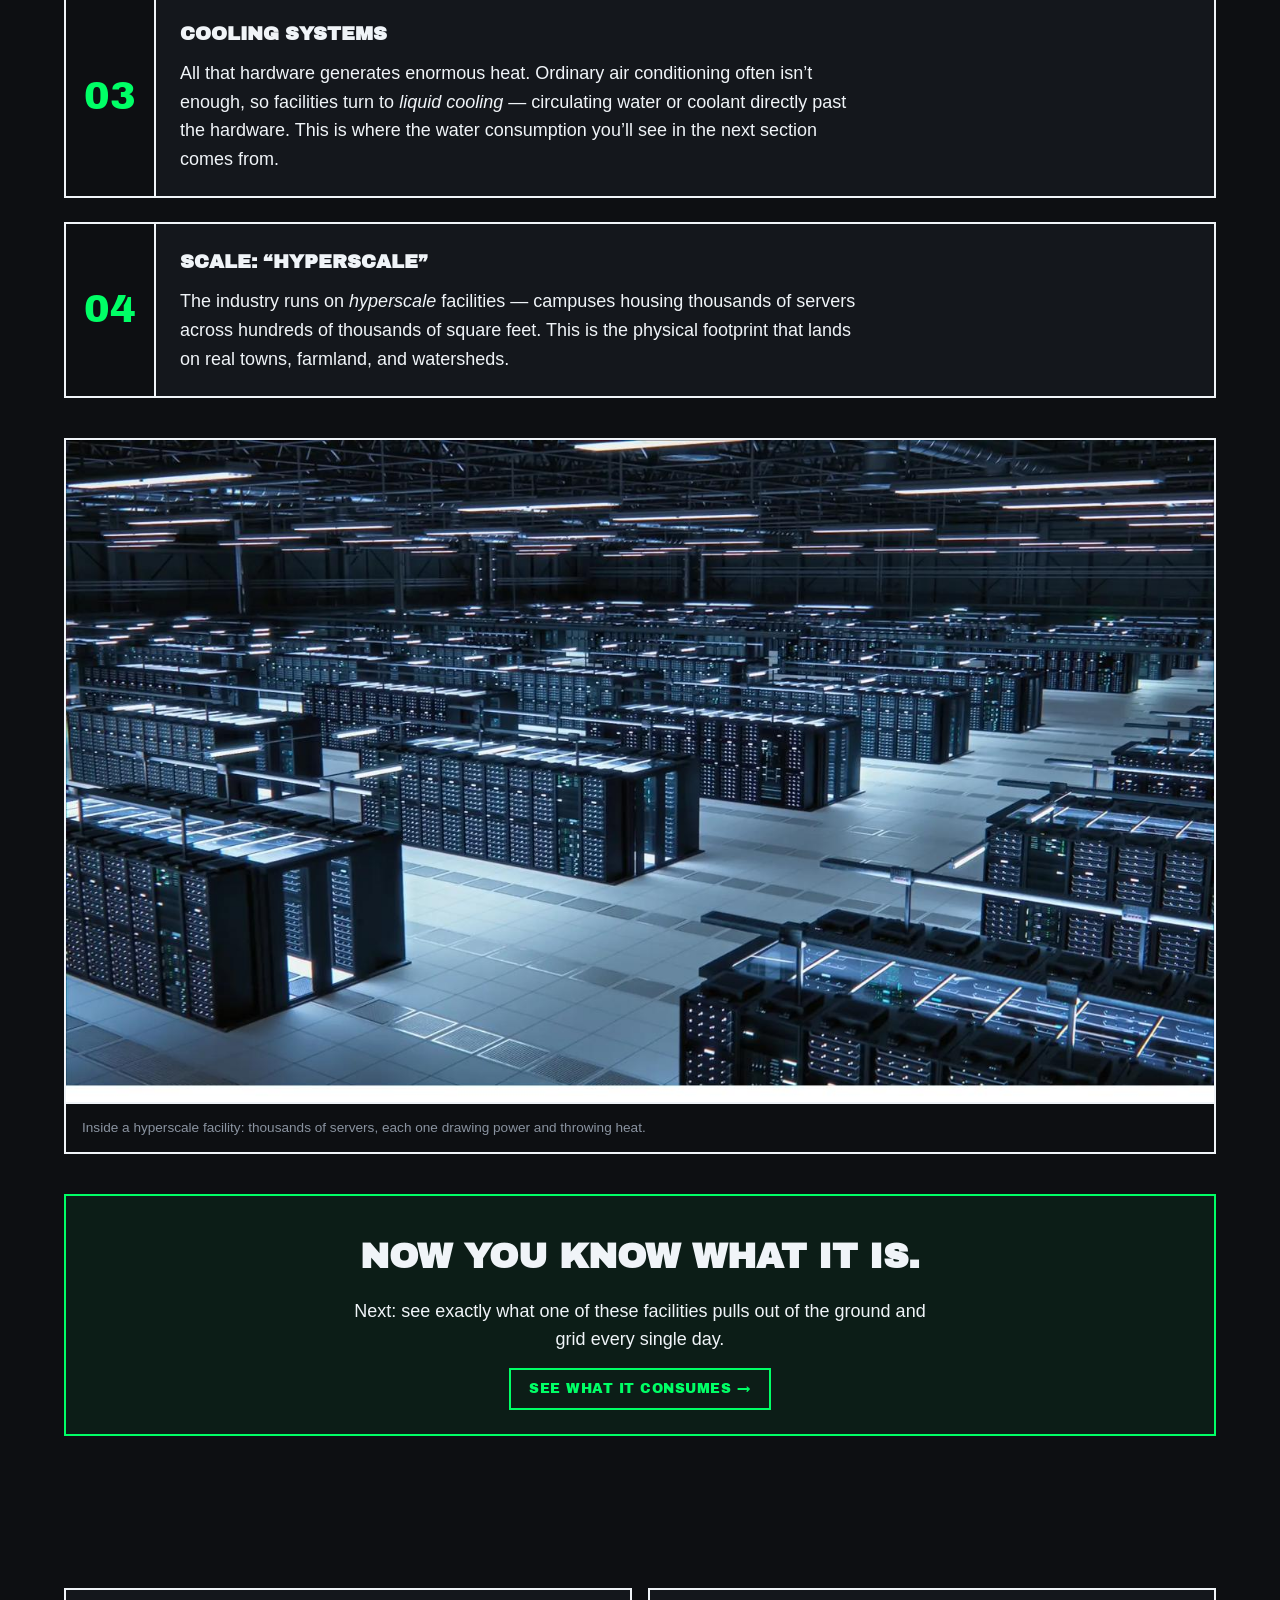
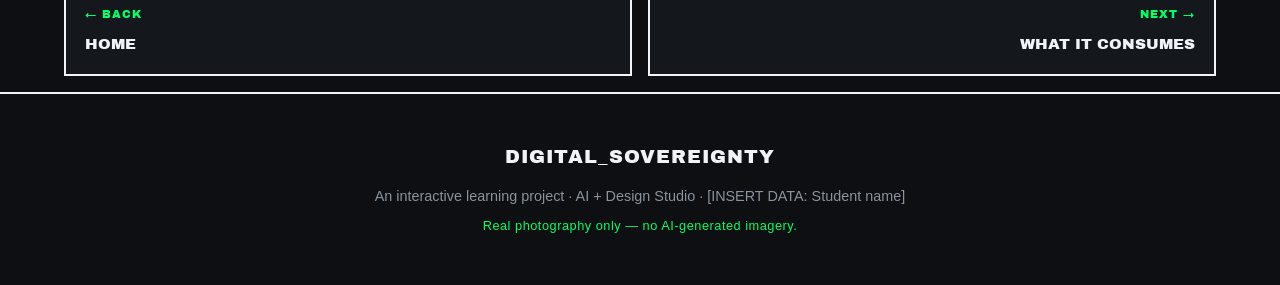
<file: digital-sovereignty/what-is.html>
<!DOCTYPE html>
<html lang="en">
<head>
  <meta charset="UTF-8">
  <meta name="viewport" content="width=device-width, initial-scale=1.0">
  <title>What Is an AI Data Center? // Digital Sovereignty</title>
  <meta name="description" content="A plain-language explainer of AI data center infrastructure and the resources it consumes: water, energy, and land.">
  <link rel="preconnect" href="https://fonts.googleapis.com">
  <link rel="preconnect" href="https://fonts.gstatic.com" crossorigin>
  <link href="https://fonts.googleapis.com/css2?family=Archivo+Black&display=swap" rel="stylesheet">
  <link rel="stylesheet" href="style.css">
</head>
<body>
  <a class="skip-link" href="#main">Skip to content</a>

  <header class="site-nav">
    <a class="nav-brand" href="index.html"><span class="nav-blink">&#9646;</span> DIGITAL_SOVEREIGNTY</a>
    <nav aria-label="Primary">
      <ul class="nav-links">
        <li><a href="index.html">Home</a></li>
        <li><a href="what-is.html" class="is-active">Learn</a></li>
        <li><a href="fight-back.html">Take Action</a></li>
        <li><a href="green-ai.html">Green AI</a></li>
        <li><a href="behind-the-project.html">The Project</a></li>
      </ul>
    </nav>
  </header>

  <!-- journey progress -->
  <nav class="journey" aria-label="Learning progress">
    <ul class="journey-track">
      <li class="is-active"><a href="what-is.html"><span class="step-num">01</span>What it is</a></li>
      <li><a href="consumption.html"><span class="step-num">02</span>What it consumes</a></li>
      <li><a href="impacts.html"><span class="step-num">03</span>The impacts</a></li>
      <li><a href="fight-back.html"><span class="step-num">04</span>Fight back</a></li>
      <li><a href="green-ai.html"><span class="step-num">05</span>Green AI</a></li>
    </ul>
  </nav>

  <main id="main">
  <header class="page-hero">
    <span class="eyebrow">Step 01 // Understand</span>
    <h1>What Is an AI<br>Data Center?</h1>
    <p class="lede">Before you can fight what&rsquo;s being built next to your town, you have to know what it actually <strong>is</strong>. Start here &mdash; no technical background needed.</p>
  </header>

  <section class="band" style="padding-top:1rem;">
    <div class="defbox">
      <p class="term">Definition</p>
      <p>An <strong>AI data center</strong> is a specialized warehouse-scale facility built to run artificial intelligence. Unlike a traditional data center &mdash; which uses standard processors (CPUs) for everyday computing &mdash; an AI data center is custom-built for high-performance computing: training and running huge models that constantly ingest and process enormous volumes of data.</p>
    </div>

    <h2 class="sub-head">Why it&rsquo;s different from a &ldquo;normal&rdquo; data center</h2>
    <p class="body">Standard infrastructure would be overwhelmed by AI workloads almost instantly. To keep up, AI facilities are packed with specialized, power-hungry hardware and run at an intensity ordinary computing never reaches. That intensity is the root of every downstream problem in this guide &mdash; the water, the grid strain, the land use. The hardware demands explain the harm.</p>

    <h2 class="sub-head">The building blocks</h2>

    <div class="step">
      <div class="step-index">01</div>
      <div class="step-content">
        <h3>GPUs &amp; TPUs &mdash; the engines</h3>
        <p>Graphics Processing Units (GPUs) and Tensor Processing Units (TPUs) are specialized AI accelerators. They use <em>parallel processing</em> &mdash; breaking huge problems into many small pieces solved at once &mdash; which is what makes deep learning possible. The catch: they run extremely hot and consume vastly more electricity per cycle than the CPUs in a normal computer.</p>
      </div>
    </div>

    <div class="step">
      <div class="step-index">02</div>
      <div class="step-content">
        <h3>High-speed storage &amp; memory</h3>
        <p>AI models need data delivered fast enough to keep those GPUs from sitting idle. That means advanced storage like NVMe solid-state drives and High-Bandwidth Memory (HBM) &mdash; semiconductor hardware with no moving parts, built for speed and volume.</p>
      </div>
    </div>

    <div class="step">
      <div class="step-index">03</div>
      <div class="step-content">
        <h3>Cooling systems</h3>
        <p>All that hardware generates enormous heat. Ordinary air conditioning often isn&rsquo;t enough, so facilities turn to <em>liquid cooling</em> &mdash; circulating water or coolant directly past the hardware. This is where the water consumption you&rsquo;ll see in the next section comes from.</p>
      </div>
    </div>

    <div class="step">
      <div class="step-index">04</div>
      <div class="step-content">
        <h3>Scale: &ldquo;hyperscale&rdquo;</h3>
        <p>The industry runs on <em>hyperscale</em> facilities &mdash; campuses housing thousands of servers across hundreds of thousands of square feet. This is the physical footprint that lands on real towns, farmland, and watersheds.</p>
      </div>
    </div>

    <figure class="wide-figure">
      <img src="images/HPCVAIDataCenters.webp" alt="Interior of a vast AI data center, rows of illuminated server racks stretching into the distance.">
      <figcaption>Inside a hyperscale facility: thousands of servers, each one drawing power and throwing heat.</figcaption>
    </figure>

    <div class="cta-banner">
      <h3>Now you know what it is.</h3>
      <p>Next: see exactly what one of these facilities pulls out of the ground and grid every single day.</p>
      <a class="ext-link" href="consumption.html">See what it consumes &rarr;</a>
    </div>
  </section>

  <nav class="pager" aria-label="Page navigation">
    <a class="prev" href="index.html"><span class="dir">&larr; Back</span><span class="pg-title">Home</span></a>
    <a class="next" href="consumption.html"><span class="dir">Next &rarr;</span><span class="pg-title">What It Consumes</span></a>
  </nav>
  </main>

  <footer class="site-footer">
    <p class="footer-title">DIGITAL_SOVEREIGNTY</p>
    <p class="footer-meta">An interactive learning project &middot; AI + Design Studio &middot; [INSERT DATA: Student name]</p>
    <p class="footer-note">Real photography only &mdash; no AI-generated imagery.</p>
  </footer>
</body>
</html>
</file>
<file: style.css>
/* =================================================================
   DIGITAL SOVEREIGNTY // style.css
   "Tactical Terminal" — high-contrast grassroots command center.
   Palette and typography per design-direction.md.
   ================================================================= */

/* ---------- 1. DESIGN TOKENS ---------- */
:root {
  /* Tactical Terminal color palette (design-direction.md) */
  --void:    #0D0F12;   /* Deep Obsidian Void — background canvas */
  --offwhite:#F0F4F8;   /* High-Visibility Off-White — text & borders */
  --green:   #00FF66;   /* Terminal Phosphor Green — active / verification */
  --amber:   #FFB700;   /* Warning Amber — grid / water threat alerts */
  --crimson: #FF3333;   /* Tactical Crimson — critical violations / NDA */

  /* Supporting surfaces derived from the void (kept high-contrast) */
  --panel:   #14171C;   /* slightly raised panel */
  --panel-2: #1B1F26;   /* alternate band */
  --muted:   #8A93A0;   /* secondary text */
  --border:  var(--offwhite);

  /* Typography stacks.
     Headings: Archivo Black (Google Fonts).
     Body: Elza Text — a commercial face; we name it first, then fall back
     to a close grotesque stack so the site is robust on GitHub Pages. */
  --font-head: "Archivo Black", "Arial Black", sans-serif;
  --font-body: "Elza Text", "Inter", "Helvetica Neue", Arial, sans-serif;
}

/* ---------- 2. RESET & BASE ---------- */
* { box-sizing: border-box; margin: 0; padding: 0; }

html { scroll-behavior: smooth; }

body {
  background-color: var(--void);
  color: var(--offwhite);
  font-family: var(--font-body);
  font-size: 18px;
  line-height: 1.6;
  -webkit-font-smoothing: antialiased;
  overflow-x: hidden;
}

img { display: block; max-width: 100%; height: auto; }

a { color: var(--green); }

/* Accessibility skip link */
.skip-link {
  position: absolute;
  left: -999px;
  top: 0;
  background: var(--green);
  color: var(--void);
  padding: 0.6rem 1rem;
  font-family: var(--font-head);
  z-index: 1000;
}
.skip-link:focus { left: 0; }

/* Visible keyboard focus everywhere */
a:focus-visible,
summary:focus-visible { outline: 3px solid var(--green); outline-offset: 3px; }

/* ---------- 3. TYPOGRAPHY HELPERS ---------- */
.body,
.reflection-body p {
  max-width: 65ch;          /* frictionless reading length (ch unit) */
  margin-bottom: 1.25rem;
}
.body strong { color: var(--green); }

.body-muted {
  color: var(--muted);
  max-width: 65ch;
  font-size: 0.95rem;
  margin-bottom: 1.25rem;
}

.sub-head {
  font-family: var(--font-head);
  font-size: clamp(1.3rem, 1rem + 1.4vw, 1.9rem);
  letter-spacing: 0.5px;
  text-transform: uppercase;
  margin: 3rem 0 1.25rem;
  padding-bottom: 0.6rem;
  border-bottom: 2px solid var(--border);
}

/* ---------- 4. TOP NAVIGATION ---------- */
.site-nav {
  position: sticky;
  top: 0;
  z-index: 100;
  display: flex;
  flex-wrap: wrap;
  align-items: center;
  justify-content: space-between;
  gap: 1rem;
  padding: 0.9rem 1.5rem;
  background: var(--void);
  border-bottom: 2px solid var(--border);
}

.nav-brand {
  font-family: var(--font-head);
  font-size: 1rem;
  letter-spacing: 1px;
  color: var(--offwhite);
  text-decoration: none;
}
.nav-blink { color: var(--green); }

.nav-links {
  display: flex;
  flex-wrap: wrap;
  gap: 1.5rem;
  list-style: none;
}
.nav-links a {
  color: var(--offwhite);
  text-decoration: none;
  font-size: 0.85rem;
  letter-spacing: 0.5px;
  text-transform: uppercase;
  padding-bottom: 2px;
  border-bottom: 2px solid transparent;
  transition: color 0.15s, border-color 0.15s;
}
.nav-links a:hover { color: var(--green); border-color: var(--green); }

/* ---------- 5. SHARED LAYOUT ---------- */
.hero,
.band {
  max-width: 1200px;
  margin: 0 auto;
  padding: 1rem 1.5rem;
}
.band-alt { background: var(--panel-2); max-width: none; }
.band-alt > * { max-width: 1200px; margin-left: auto; margin-right: auto; }

/* ---------- 6. HERO ---------- */
.hero-meta { display: flex; flex-wrap: wrap; gap: 0.6rem; margin-bottom: 1.5rem; }

.tag {
  font-family: var(--font-head);
  font-size: 0.72rem;
  letter-spacing: 1px;
  padding: 0.3rem 0.7rem;
  border: 2px solid var(--border);
  text-transform: uppercase;
}
.tag-green   { color: var(--green);   border-color: var(--green); }
.tag-amber   { color: var(--amber);   border-color: var(--amber); }
.tag-crimson { color: var(--crimson); border-color: var(--crimson); }

.hero-title {
  font-family: var(--font-head);
  /* maximalist scaling via clamp() */
  font-size: clamp(3rem, 1rem + 13vw, 8.5rem);
  line-height: 0.92;
  letter-spacing: -1px;
  text-transform: uppercase;
}

.hero-sub {
  font-family: var(--font-head);
  font-size: clamp(1.1rem, 0.8rem + 1.5vw, 1.8rem);
  color: var(--amber);
  margin: 1rem 0 2rem;
}

.hero-summary {
  max-width: 60ch;
  font-size: 1.15rem;
  margin-bottom: 2.5rem;
}

.hero-credits {
  display: grid;
  grid-template-columns: repeat(3, minmax(0, 1fr));
  gap: 1px;
  background: var(--border);
  border: 2px solid var(--border);
  margin-bottom: 3rem;
}
.hero-credits > div { background: var(--void); padding: 1.1rem 1.2rem; }
.hero-credits dt {
  font-family: var(--font-head);
  font-size: 0.7rem;
  letter-spacing: 1px;
  text-transform: uppercase;
  color: var(--green);
  margin-bottom: 0.4rem;
}
.hero-credits dd { font-size: 1rem; }

.hero-figure { border: 2px solid var(--border); }
.hero-figure img { width: 100%; }

/* ---------- 7. FIGURES & CAPTIONS ---------- */
figcaption {
  font-size: 0.85rem;
  color: var(--muted);
  padding: 0.8rem 1rem;
  border-top: 2px solid var(--border);
}
.wide-figure {
  border: 2px solid var(--border);
  margin-top: 2.5rem;
}

/* ---------- 8. SECTION HEADERS ---------- */
.section-head { margin-bottom: 2.5rem; }
.section-index {
  font-family: var(--font-head);
  font-size: 1rem;
  color: var(--green);
  letter-spacing: 2px;
}
.section-title {
  font-family: var(--font-head);
  font-size: clamp(2.2rem, 1rem + 6vw, 5rem);
  line-height: 0.95;
  text-transform: uppercase;
  margin: 0.3rem 0 0.8rem;
}
.section-kicker {
  color: var(--amber);
  max-width: 55ch;
  font-size: 1.05rem;
}

/* ---------- 9. CALLOUTS ---------- */
.callout {
  border: 2px solid var(--border);
  border-left-width: 8px;
  padding: 1.5rem 1.6rem;
  margin: 2rem 0;
  background: var(--panel);
}
.callout p { max-width: 70ch; font-size: 1.1rem; }
.callout-label {
  display: block;
  font-family: var(--font-head);
  font-size: 0.78rem;
  letter-spacing: 1px;
  text-transform: uppercase;
  margin-bottom: 0.7rem;
}
.callout-green   { border-left-color: var(--green); }
.callout-green   .callout-label { color: var(--green); }
.callout-crimson { border-left-color: var(--crimson); }
.callout-crimson .callout-label { color: var(--crimson); }
.callout-amber   { border-left-color: var(--amber); }
.callout-amber   .callout-label { color: var(--amber); }

/* ---------- 10. CARD GRIDS (compartmentalized, sharp borders) ---------- */
.grid { display: grid; gap: 1.25rem; }
.grid-2 { grid-template-columns: repeat(2, minmax(0, 1fr)); }
.grid-3 { grid-template-columns: repeat(3, minmax(0, 1fr)); }
.grid-4 { grid-template-columns: repeat(4, minmax(0, 1fr)); }
.grid-5 { grid-template-columns: repeat(5, minmax(0, 1fr)); }

.card {
  background: var(--panel);
  border: 2px solid var(--border);
  padding: 1.3rem 1.4rem;
}
.card h4 {
  font-family: var(--font-head);
  font-size: 1.05rem;
  text-transform: uppercase;
  margin-bottom: 0.6rem;
  line-height: 1.1;
}
.card p { font-size: 0.95rem; color: var(--offwhite); }

.card-tag {
  display: inline-block;
  font-family: var(--font-head);
  font-size: 0.65rem;
  letter-spacing: 1px;
  padding: 0.2rem 0.5rem;
  border: 2px solid var(--border);
  margin-bottom: 0.8rem;
  text-transform: uppercase;
}

/* threat cards get an amber top accent; product cards a green one */
.card-threat  { border-top: 6px solid var(--amber); }
.card-product { border-top: 6px solid var(--green); }
.card-green-edge { border-left: 6px solid var(--green); }

/* ---------- 11. STAT STRIP ---------- */
.stat-strip {
  display: grid;
  grid-template-columns: repeat(4, minmax(0, 1fr));
  gap: 1px;
  background: var(--border);
  border: 2px solid var(--border);
}
.stat { background: var(--void); padding: 1.4rem 1.2rem; }
.stat-num {
  display: block;
  font-family: var(--font-head);
  font-size: clamp(1.6rem, 1rem + 2vw, 2.4rem);
  color: var(--green);
  line-height: 1;
  margin-bottom: 0.6rem;
}
.stat-label { font-size: 0.85rem; color: var(--muted); }

/* ---------- 12. TIMELINE (progressive disclosure) ---------- */
.timeline { list-style: none; }
.timeline-item {
  position: relative;
  border-left: 2px solid var(--border);
  padding: 0 0 2rem 1.6rem;
  margin-left: 0.5rem;
}
.timeline-item::before {
  content: "";
  position: absolute;
  left: -8px;
  top: 4px;
  width: 14px;
  height: 14px;
  background: var(--green);
  border: 2px solid var(--void);
}
.timeline-item:last-child { padding-bottom: 0; }
.timeline-week {
  font-family: var(--font-head);
  font-size: 0.78rem;
  letter-spacing: 1px;
  color: var(--green);
}
.timeline-item h4 {
  font-family: var(--font-head);
  font-size: 1.1rem;
  text-transform: uppercase;
  margin: 0.4rem 0 0.5rem;
}
.timeline-item p { max-width: 65ch; font-size: 0.95rem; }
/* the pivot moment is flagged in crimson */
.timeline-pivot::before { background: var(--crimson); }
.timeline-pivot .timeline-week { color: var(--crimson); }

/* ---------- 13. ACCORDIONS (legal/prompt deep dives) ---------- */
.accordion {
  border: 2px solid var(--border);
  margin-bottom: 0.9rem;
  background: var(--panel);
}
.accordion summary {
  cursor: pointer;
  list-style: none;
  padding: 1rem 1.2rem;
  font-family: var(--font-head);
  font-size: 0.95rem;
  text-transform: uppercase;
  letter-spacing: 0.5px;
  display: flex;
  justify-content: space-between;
  align-items: center;
}
.accordion summary::-webkit-details-marker { display: none; }
.accordion summary::after {
  content: "+";
  color: var(--green);
  font-size: 1.3rem;
  line-height: 1;
}
.accordion[open] summary::after { content: "\2212"; } /* minus */
.accordion[open] summary { border-bottom: 2px solid var(--border); }
.accordion-body { padding: 1.1rem 1.2rem; }
.accordion-body p { max-width: 70ch; font-size: 0.95rem; }

/* source lists inside accordions */
.source-list { list-style: none; }
.source-list li {
  font-size: 0.92rem;
  padding: 0.55rem 0 0.55rem 1.1rem;
  border-bottom: 1px solid rgba(240, 244, 248, 0.15);
  position: relative;
}
.source-list li:last-child { border-bottom: none; }
.source-list li::before {
  content: "\203A";          /* › marker */
  position: absolute;
  left: 0;
  color: var(--green);
}
.source-list a { word-break: break-word; }

/* ---------- 14. EXTERNAL LINK ROW ---------- */
.link-row { display: flex; flex-wrap: wrap; gap: 1rem; }
.ext-link {
  font-family: var(--font-head);
  font-size: 0.85rem;
  letter-spacing: 0.5px;
  text-transform: uppercase;
  color: var(--green);
  text-decoration: none;
  border: 2px solid var(--green);
  padding: 0.7rem 1.1rem;
  transition: background 0.15s, color 0.15s;
}
.ext-link:hover { background: var(--green); color: var(--void); }

/* ---------- 15. FOOTER ---------- */
.site-footer {
  border-top: 2px solid var(--border);
  padding: 3rem 1.5rem;
  text-align: center;
}
.footer-title {
  font-family: var(--font-head);
  font-size: 1.2rem;
  letter-spacing: 1px;
  margin-bottom: 0.8rem;
}
.footer-meta { color: var(--muted); font-size: 0.9rem; margin-bottom: 0.5rem; }
.footer-note { color: var(--green); font-size: 0.8rem; letter-spacing: 0.5px; }

/* ---------- 16. RESPONSIVE ---------- */
@media (max-width: 900px) {
  .grid-4 { grid-template-columns: repeat(2, minmax(0, 1fr)); }
  .grid-5 { grid-template-columns: repeat(3, minmax(0, 1fr)); }
  .stat-strip { grid-template-columns: repeat(2, minmax(0, 1fr)); }
}

@media (max-width: 680px) {
  body { font-size: 17px; }
  .hero, .band { padding: 3.5rem 1.2rem; }
  .nav-links { gap: 0.9rem; width: 100%; }
  .nav-links a { font-size: 0.78rem; }
  .grid-2,
  .grid-3,
  .grid-4,
  .grid-5 { grid-template-columns: 1fr; }
  .hero-credits { grid-template-columns: 1fr; }
  .stat-strip { grid-template-columns: 1fr; }
}

/* =================================================================
   17. MULTI-PAGE LEARNING COMPONENTS
   Added for the interactive learning site (separate HTML pages).
   ================================================================= */

/* ---- active nav state ---- */
.nav-links a.is-active { color: var(--green); border-color: var(--green); }

/* ---- learning-journey progress bar under nav ---- */
.journey {
  background: var(--panel);
  border-bottom: 2px solid var(--border);
  overflow-x: auto;
}
.journey-track {
  display: flex;
  gap: 0;
  max-width: 1200px;
  margin: 0 auto;
  list-style: none;
  min-width: max-content;
}
.journey-track li {
  flex: 1 0 auto;
  border-right: 1px solid rgba(240,244,248,0.15);
}
.journey-track li:last-child { border-right: none; }
.journey-track a {
  display: block;
  padding: 0.7rem 1rem;
  text-decoration: none;
  color: var(--muted);
  font-family: var(--font-head);
  font-size: 0.68rem;
  letter-spacing: 0.5px;
  text-transform: uppercase;
  white-space: nowrap;
}
.journey-track a:hover { color: var(--offwhite); }
.journey-track .step-num { color: var(--green); margin-right: 0.4rem; }
.journey-track li.is-active a { color: var(--offwhite); background: rgba(0,255,102,0.08); }
.journey-track li.is-active .step-num { color: var(--green); }

/* ---- page hero (lighter than the landing hero) ---- */
.page-hero {
  max-width: 1200px;
  margin: 0 auto;
  padding: 4rem 1.5rem 2rem;
}
.page-hero .eyebrow {
  font-family: var(--font-head);
  font-size: 0.8rem;
  letter-spacing: 2px;
  text-transform: uppercase;
  color: var(--green);
}
.page-hero h1 {
  font-family: var(--font-head);
  font-size: clamp(2.4rem, 1rem + 7vw, 5.5rem);
  line-height: 0.95;
  text-transform: uppercase;
  margin: 0.4rem 0 1rem;
}
.page-hero .lede {
  max-width: 60ch;
  font-size: 1.2rem;
  color: var(--offwhite);
}
.page-hero .lede strong { color: var(--amber); }

/* ---- numbered learning steps ---- */
.step {
  display: grid;
  grid-template-columns: 90px 1fr;
  border: 2px solid var(--border);
  margin-bottom: 1.5rem;
  background: var(--panel);
}
.step-index {
  background: var(--void);
  border-right: 2px solid var(--border);
  font-family: var(--font-head);
  font-size: 2.4rem;
  color: var(--green);
  display: flex;
  align-items: center;
  justify-content: center;
}
.step-content { padding: 1.4rem 1.5rem; }
.step-content h3 {
  font-family: var(--font-head);
  font-size: 1.2rem;
  text-transform: uppercase;
  margin-bottom: 0.6rem;
}
.step-content p { max-width: 68ch; }
.step-content p + p { margin-top: 0.8rem; }

/* ---- definition / key-term box ---- */
.defbox {
  border: 2px solid var(--green);
  border-left-width: 8px;
  background: rgba(0,255,102,0.05);
  padding: 1.2rem 1.4rem;
  margin: 1.5rem 0;
}
.defbox .term {
  font-family: var(--font-head);
  font-size: 1rem;
  letter-spacing: 0.5px;
  text-transform: uppercase;
  color: var(--green);
  margin-bottom: 0.5rem;
}
.defbox p { max-width: 68ch; }

/* ---- consumption meter row (visual, not a fake stat) ---- */
.meter { margin-bottom: 1.6rem; }
.meter-head {
  display: flex;
  justify-content: space-between;
  align-items: baseline;
  font-family: var(--font-head);
  text-transform: uppercase;
  margin-bottom: 0.5rem;
}
.meter-head .label { font-size: 1rem; }
.meter-head .tagword { font-size: 0.75rem; letter-spacing: 1px; }
.meter-bar {
  height: 18px;
  background: var(--void);
  border: 2px solid var(--border);
  position: relative;
}
.meter-fill { height: 100%; }
.meter-fill.water { background: var(--amber); }
.meter-fill.energy { background: var(--crimson); }
.meter-fill.land  { background: var(--green); }
.meter p { font-size: 0.92rem; color: var(--muted); margin-top: 0.5rem; max-width: 68ch; }

/* ---- impact cards reuse .card; add severity strip ---- */
.card-impact { border-top: 6px solid var(--crimson); }

/* ---- prev/next pager ---- */
.pager {
  max-width: 1200px;
  margin: 0 auto;
  padding: 0 1.5rem 1rem;
  display: flex;
  justify-content: space-between;
  gap: 1rem;
  flex-wrap: wrap;
}
.pager a {
  flex: 1 1 0;
  min-width: 220px;
  border: 2px solid var(--border);
  padding: 1rem 1.2rem;
  text-decoration: none;
  color: var(--offwhite);
  background: var(--panel);
  transition: border-color 0.15s, color 0.15s;
}
.pager a:hover { border-color: var(--green); color: var(--green); }
.pager .dir {
  display: block;
  font-family: var(--font-head);
  font-size: 0.7rem;
  letter-spacing: 1px;
  color: var(--green);
  text-transform: uppercase;
  margin-bottom: 0.3rem;
}
.pager .pg-title { font-family: var(--font-head); font-size: 0.95rem; text-transform: uppercase; }
.pager a.next { text-align: right; }

/* ---- CTA banner ---- */
.cta-banner {
  border: 2px solid var(--green);
  background: rgba(0,255,102,0.06);
  padding: 2rem 1.6rem;
  margin: 1rem 0 2rem;
  text-align: center;
}
.cta-banner h3 {
  font-family: var(--font-head);
  font-size: clamp(1.4rem, 1rem + 2vw, 2.2rem);
  text-transform: uppercase;
  margin-bottom: 0.8rem;
}
.cta-banner p { max-width: 60ch; margin: 0 auto 1.2rem; }

@media (max-width: 680px) {
  .step { grid-template-columns: 60px 1fr; }
  .step-index { font-size: 1.6rem; }
  .pager a.next { text-align: left; }
}

/* =================================================================
   18. SCALE VISUALIZER (homepage interactive widget)
   ================================================================= */
.visualizer {
  border: 2px solid var(--green);
  background: var(--panel);
  margin: 2.5rem 0;
}
.viz-head {
  border-bottom: 2px solid var(--border);
  padding: 1.1rem 1.4rem;
  display: flex;
  flex-wrap: wrap;
  gap: 0.6rem;
  align-items: baseline;
  justify-content: space-between;
}
.viz-head h3 {
  font-family: var(--font-head);
  font-size: 1.1rem;
  text-transform: uppercase;
  letter-spacing: 0.5px;
}
.viz-head .viz-flag {
  font-family: var(--font-head);
  font-size: 0.65rem;
  letter-spacing: 1px;
  text-transform: uppercase;
  color: var(--amber);
  border: 2px solid var(--amber);
  padding: 0.2rem 0.5rem;
}
.viz-body { padding: 1.4rem; }

/* slider control */
.viz-control label {
  display: block;
  font-family: var(--font-head);
  font-size: 0.8rem;
  letter-spacing: 0.5px;
  text-transform: uppercase;
  margin-bottom: 0.8rem;
}
.viz-control label .viz-count { color: var(--green); }
.viz-control input[type="range"] {
  -webkit-appearance: none;
  appearance: none;
  width: 100%;
  height: 8px;
  background: var(--void);
  border: 2px solid var(--border);
  cursor: pointer;
}
.viz-control input[type="range"]::-webkit-slider-thumb {
  -webkit-appearance: none;
  appearance: none;
  width: 22px;
  height: 22px;
  background: var(--green);
  border: 2px solid var(--void);
  cursor: pointer;
}
.viz-control input[type="range"]::-moz-range-thumb {
  width: 22px;
  height: 22px;
  background: var(--green);
  border: 2px solid var(--void);
  cursor: pointer;
  border-radius: 0;
}
.viz-scale {
  display: flex;
  justify-content: space-between;
  font-size: 0.72rem;
  color: var(--muted);
  margin-top: 0.4rem;
}

/* the three impact readouts */
.viz-grid {
  display: grid;
  grid-template-columns: repeat(3, minmax(0, 1fr));
  gap: 1px;
  background: var(--border);
  border: 2px solid var(--border);
  margin-top: 1.4rem;
}
.viz-metric { background: var(--void); padding: 1.2rem; }
.viz-metric .viz-icon {
  font-family: var(--font-head);
  font-size: 0.7rem;
  letter-spacing: 1px;
  text-transform: uppercase;
}
.viz-metric.water  .viz-icon { color: var(--amber); }
.viz-metric.energy .viz-icon { color: var(--crimson); }
.viz-metric.scale  .viz-icon { color: var(--green); }
.viz-meter {
  height: 14px;
  background: var(--panel);
  border: 2px solid var(--border);
  margin: 0.7rem 0;
  overflow: hidden;
}
.viz-fill { height: 100%; width: 5%; transition: width 0.18s ease-out; }
.viz-metric.water  .viz-fill { background: var(--amber); }
.viz-metric.energy .viz-fill { background: var(--crimson); }
.viz-metric.scale  .viz-fill { background: var(--green); }
.viz-metric .viz-word {
  font-family: var(--font-head);
  font-size: 1.1rem;
  text-transform: uppercase;
  line-height: 1;
}
.viz-metric .viz-sub { font-size: 0.8rem; color: var(--muted); margin-top: 0.4rem; }

.viz-note {
  font-size: 0.82rem;
  color: var(--muted);
  padding: 1rem 1.4rem;
  border-top: 2px solid var(--border);
}
.viz-note a { color: var(--amber); }

@media (max-width: 680px) {
  .viz-grid { grid-template-columns: 1fr; }
}
</file>
<file: digital-sovereignty/style.css>
/* =================================================================
   DIGITAL SOVEREIGNTY // style.css
   "Tactical Terminal" — high-contrast grassroots command center.
   Palette and typography per design-direction.md.
   ================================================================= */

/* ---------- 1. DESIGN TOKENS ---------- */
:root {
  /* Tactical Terminal color palette (design-direction.md) */
  --void:    #0D0F12;   /* Deep Obsidian Void — background canvas */
  --offwhite:#F0F4F8;   /* High-Visibility Off-White — text & borders */
  --green:   #00FF66;   /* Terminal Phosphor Green — active / verification */
  --amber:   #FFB700;   /* Warning Amber — grid / water threat alerts */
  --crimson: #FF3333;   /* Tactical Crimson — critical violations / NDA */

  /* Supporting surfaces derived from the void (kept high-contrast) */
  --panel:   #14171C;   /* slightly raised panel */
  --panel-2: #1B1F26;   /* alternate band */
  --muted:   #8A93A0;   /* secondary text */
  --border:  var(--offwhite);

  /* Typography stacks.
     Headings: Archivo Black (Google Fonts).
     Body: Elza Text — a commercial face; we name it first, then fall back
     to a close grotesque stack so the site is robust on GitHub Pages. */
  --font-head: "Archivo Black", "Arial Black", sans-serif;
  --font-body: "Elza Text", "Inter", "Helvetica Neue", Arial, sans-serif;
}

/* ---------- 2. RESET & BASE ---------- */
* { box-sizing: border-box; margin: 0; padding: 0; }

html { scroll-behavior: smooth; }

body {
  background-color: var(--void);
  color: var(--offwhite);
  font-family: var(--font-body);
  font-size: 18px;
  line-height: 1.6;
  -webkit-font-smoothing: antialiased;
}

img { display: block; max-width: 100%; height: auto; }

a { color: var(--green); }

/* Accessibility skip link */
.skip-link {
  position: absolute;
  left: -999px;
  top: 0;
  background: var(--green);
  color: var(--void);
  padding: 0.6rem 1rem;
  font-family: var(--font-head);
  z-index: 1000;
}
.skip-link:focus { left: 0; }

/* Visible keyboard focus everywhere */
a:focus-visible,
summary:focus-visible { outline: 3px solid var(--green); outline-offset: 3px; }

/* ---------- 3. TYPOGRAPHY HELPERS ---------- */
.body,
.reflection-body p {
  max-width: 65ch;          /* frictionless reading length (ch unit) */
  margin-bottom: 1.25rem;
}
.body strong { color: var(--green); }

.body-muted {
  color: var(--muted);
  max-width: 65ch;
  font-size: 0.95rem;
  margin-bottom: 1.25rem;
}

.sub-head {
  font-family: var(--font-head);
  font-size: clamp(1.3rem, 1rem + 1.4vw, 1.9rem);
  letter-spacing: 0.5px;
  text-transform: uppercase;
  margin: 3rem 0 1.25rem;
  padding-bottom: 0.6rem;
  border-bottom: 2px solid var(--border);
}

/* ---------- 4. TOP NAVIGATION ---------- */
.site-nav {
  position: sticky;
  top: 0;
  z-index: 100;
  display: flex;
  flex-wrap: wrap;
  align-items: center;
  justify-content: space-between;
  gap: 1rem;
  padding: 0.9rem 1.5rem;
  background: var(--void);
  border-bottom: 2px solid var(--border);
}

.nav-brand {
  font-family: var(--font-head);
  font-size: 1rem;
  letter-spacing: 1px;
  color: var(--offwhite);
  text-decoration: none;
}
.nav-blink { color: var(--green); }

.nav-links {
  display: flex;
  flex-wrap: wrap;
  gap: 1.5rem;
  list-style: none;
}
.nav-links a {
  color: var(--offwhite);
  text-decoration: none;
  font-size: 0.85rem;
  letter-spacing: 0.5px;
  text-transform: uppercase;
  padding-bottom: 2px;
  border-bottom: 2px solid transparent;
  transition: color 0.15s, border-color 0.15s;
}
.nav-links a:hover { color: var(--green); border-color: var(--green); }

/* ---------- 5. SHARED LAYOUT ---------- */
.hero,
.band {
  max-width: 1200px;
  margin: 0 auto;
  padding: 5rem 1.5rem;
}
.band-alt { background: var(--panel-2); max-width: none; }
.band-alt > * { max-width: 1200px; margin-left: auto; margin-right: auto; }

/* ---------- 6. HERO ---------- */
.hero-meta { display: flex; flex-wrap: wrap; gap: 0.6rem; margin-bottom: 1.5rem; }

.tag {
  font-family: var(--font-head);
  font-size: 0.72rem;
  letter-spacing: 1px;
  padding: 0.3rem 0.7rem;
  border: 2px solid var(--border);
  text-transform: uppercase;
}
.tag-green   { color: var(--green);   border-color: var(--green); }
.tag-amber   { color: var(--amber);   border-color: var(--amber); }
.tag-crimson { color: var(--crimson); border-color: var(--crimson); }

.hero-title {
  font-family: var(--font-head);
  /* maximalist scaling via clamp() */
  font-size: clamp(3rem, 1rem + 13vw, 9rem);
  line-height: 0.92;
  letter-spacing: -1px;
  text-transform: uppercase;
}

.hero-sub {
  font-family: var(--font-head);
  font-size: clamp(1.1rem, 0.8rem + 1.5vw, 1.8rem);
  color: var(--amber);
  margin: 1rem 0 2rem;
}

.hero-summary {
  max-width: 60ch;
  font-size: 1.15rem;
  margin-bottom: 2.5rem;
}

.hero-credits {
  display: grid;
  grid-template-columns: repeat(3, minmax(0, 1fr));
  gap: 1px;
  background: var(--border);
  border: 2px solid var(--border);
  margin-bottom: 3rem;
}
.hero-credits > div { background: var(--void); padding: 1.1rem 1.2rem; }
.hero-credits dt {
  font-family: var(--font-head);
  font-size: 0.7rem;
  letter-spacing: 1px;
  text-transform: uppercase;
  color: var(--green);
  margin-bottom: 0.4rem;
}
.hero-credits dd { font-size: 1rem; }

.hero-figure { border: 2px solid var(--border); }
.hero-figure img { width: 100%; }

/* ---------- 7. FIGURES & CAPTIONS ---------- */
figcaption {
  font-size: 0.85rem;
  color: var(--muted);
  padding: 0.8rem 1rem;
  border-top: 2px solid var(--border);
}
.wide-figure {
  border: 2px solid var(--border);
  margin-top: 2.5rem;
}

/* ---------- 8. SECTION HEADERS ---------- */
.section-head { margin-bottom: 2.5rem; }
.section-index {
  font-family: var(--font-head);
  font-size: 1rem;
  color: var(--green);
  letter-spacing: 2px;
}
.section-title {
  font-family: var(--font-head);
  font-size: clamp(2.2rem, 1rem + 6vw, 5rem);
  line-height: 0.95;
  text-transform: uppercase;
  margin: 0.3rem 0 0.8rem;
}
.section-kicker {
  color: var(--amber);
  max-width: 55ch;
  font-size: 1.05rem;
}

/* ---------- 9. CALLOUTS ---------- */
.callout {
  border: 2px solid var(--border);
  border-left-width: 8px;
  padding: 1.5rem 1.6rem;
  margin: 2rem 0;
  background: var(--panel);
}
.callout p { max-width: 70ch; font-size: 1.1rem; }
.callout-label {
  display: block;
  font-family: var(--font-head);
  font-size: 0.78rem;
  letter-spacing: 1px;
  text-transform: uppercase;
  margin-bottom: 0.7rem;
}
.callout-green   { border-left-color: var(--green); }
.callout-green   .callout-label { color: var(--green); }
.callout-crimson { border-left-color: var(--crimson); }
.callout-crimson .callout-label { color: var(--crimson); }
.callout-amber   { border-left-color: var(--amber); }
.callout-amber   .callout-label { color: var(--amber); }

/* ---------- 10. CARD GRIDS (compartmentalized, sharp borders) ---------- */
.grid { display: grid; gap: 1.25rem; }
.grid-2 { grid-template-columns: repeat(2, minmax(0, 1fr)); }
.grid-3 { grid-template-columns: repeat(3, minmax(0, 1fr)); }
.grid-4 { grid-template-columns: repeat(4, minmax(0, 1fr)); }

.card {
  background: var(--panel);
  border: 2px solid var(--border);
  padding: 1.3rem 1.4rem;
}
.card h4 {
  font-family: var(--font-head);
  font-size: 1.05rem;
  text-transform: uppercase;
  margin-bottom: 0.6rem;
  line-height: 1.1;
}
.card p { font-size: 0.95rem; color: var(--offwhite); }

.card-tag {
  display: inline-block;
  font-family: var(--font-head);
  font-size: 0.65rem;
  letter-spacing: 1px;
  padding: 0.2rem 0.5rem;
  border: 2px solid var(--border);
  margin-bottom: 0.8rem;
  text-transform: uppercase;
}

/* threat cards get an amber top accent; product cards a green one */
.card-threat  { border-top: 6px solid var(--amber); }
.card-product { border-top: 6px solid var(--green); }
.card-green-edge { border-left: 6px solid var(--green); }

/* ---------- 11. STAT STRIP ---------- */
.stat-strip {
  display: grid;
  grid-template-columns: repeat(4, minmax(0, 1fr));
  gap: 1px;
  background: var(--border);
  border: 2px solid var(--border);
}
.stat { background: var(--void); padding: 1.4rem 1.2rem; }
.stat-num {
  display: block;
  font-family: var(--font-head);
  font-size: clamp(1.6rem, 1rem + 2vw, 2.4rem);
  color: var(--green);
  line-height: 1;
  margin-bottom: 0.6rem;
}
.stat-label { font-size: 0.85rem; color: var(--muted); }

/* ---------- 12. TIMELINE (progressive disclosure) ---------- */
.timeline { list-style: none; }
.timeline-item {
  position: relative;
  border-left: 2px solid var(--border);
  padding: 0 0 2rem 1.6rem;
  margin-left: 0.5rem;
}
.timeline-item::before {
  content: "";
  position: absolute;
  left: -8px;
  top: 4px;
  width: 14px;
  height: 14px;
  background: var(--green);
  border: 2px solid var(--void);
}
.timeline-item:last-child { padding-bottom: 0; }
.timeline-week {
  font-family: var(--font-head);
  font-size: 0.78rem;
  letter-spacing: 1px;
  color: var(--green);
}
.timeline-item h4 {
  font-family: var(--font-head);
  font-size: 1.1rem;
  text-transform: uppercase;
  margin: 0.4rem 0 0.5rem;
}
.timeline-item p { max-width: 65ch; font-size: 0.95rem; }
/* the pivot moment is flagged in crimson */
.timeline-pivot::before { background: var(--crimson); }
.timeline-pivot .timeline-week { color: var(--crimson); }

/* ---------- 13. ACCORDIONS (legal/prompt deep dives) ---------- */
.accordion {
  border: 2px solid var(--border);
  margin-bottom: 0.9rem;
  background: var(--panel);
}
.accordion summary {
  cursor: pointer;
  list-style: none;
  padding: 1rem 1.2rem;
  font-family: var(--font-head);
  font-size: 0.95rem;
  text-transform: uppercase;
  letter-spacing: 0.5px;
  display: flex;
  justify-content: space-between;
  align-items: center;
}
.accordion summary::-webkit-details-marker { display: none; }
.accordion summary::after {
  content: "+";
  color: var(--green);
  font-size: 1.3rem;
  line-height: 1;
}
.accordion[open] summary::after { content: "\2212"; } /* minus */
.accordion[open] summary { border-bottom: 2px solid var(--border); }
.accordion-body { padding: 1.1rem 1.2rem; }
.accordion-body p { max-width: 70ch; font-size: 0.95rem; }

/* source lists inside accordions */
.source-list { list-style: none; }
.source-list li {
  font-size: 0.92rem;
  padding: 0.55rem 0 0.55rem 1.1rem;
  border-bottom: 1px solid rgba(240, 244, 248, 0.15);
  position: relative;
}
.source-list li:last-child { border-bottom: none; }
.source-list li::before {
  content: "\203A";          /* › marker */
  position: absolute;
  left: 0;
  color: var(--green);
}
.source-list a { word-break: break-word; }

/* ---------- 14. EXTERNAL LINK ROW ---------- */
.link-row { display: flex; flex-wrap: wrap; gap: 1rem; }
.ext-link {
  font-family: var(--font-head);
  font-size: 0.85rem;
  letter-spacing: 0.5px;
  text-transform: uppercase;
  color: var(--green);
  text-decoration: none;
  border: 2px solid var(--green);
  padding: 0.7rem 1.1rem;
  transition: background 0.15s, color 0.15s;
}
.ext-link:hover { background: var(--green); color: var(--void); }

/* ---------- 15. FOOTER ---------- */
.site-footer {
  border-top: 2px solid var(--border);
  padding: 3rem 1.5rem;
  text-align: center;
}
.footer-title {
  font-family: var(--font-head);
  font-size: 1.2rem;
  letter-spacing: 1px;
  margin-bottom: 0.8rem;
}
.footer-meta { color: var(--muted); font-size: 0.9rem; margin-bottom: 0.5rem; }
.footer-note { color: var(--green); font-size: 0.8rem; letter-spacing: 0.5px; }

/* ---------- 16. RESPONSIVE ---------- */
@media (max-width: 900px) {
  .grid-4 { grid-template-columns: repeat(2, minmax(0, 1fr)); }
  .stat-strip { grid-template-columns: repeat(2, minmax(0, 1fr)); }
}

@media (max-width: 680px) {
  body { font-size: 17px; }
  .hero, .band { padding: 3.5rem 1.2rem; }
  .nav-links { gap: 0.9rem; width: 100%; }
  .nav-links a { font-size: 0.78rem; }
  .grid-2,
  .grid-3,
  .grid-4 { grid-template-columns: 1fr; }
  .hero-credits { grid-template-columns: 1fr; }
  .stat-strip { grid-template-columns: 1fr; }
}

/* =================================================================
   17. MULTI-PAGE LEARNING COMPONENTS
   Added for the interactive learning site (separate HTML pages).
   ================================================================= */

/* ---- active nav state ---- */
.nav-links a.is-active { color: var(--green); border-color: var(--green); }

/* ---- learning-journey progress bar under nav ---- */
.journey {
  background: var(--panel);
  border-bottom: 2px solid var(--border);
  overflow-x: auto;
}
.journey-track {
  display: flex;
  gap: 0;
  max-width: 1200px;
  margin: 0 auto;
  list-style: none;
  min-width: max-content;
}
.journey-track li {
  flex: 1 0 auto;
  border-right: 1px solid rgba(240,244,248,0.15);
}
.journey-track li:last-child { border-right: none; }
.journey-track a {
  display: block;
  padding: 0.7rem 1rem;
  text-decoration: none;
  color: var(--muted);
  font-family: var(--font-head);
  font-size: 0.68rem;
  letter-spacing: 0.5px;
  text-transform: uppercase;
  white-space: nowrap;
}
.journey-track a:hover { color: var(--offwhite); }
.journey-track .step-num { color: var(--green); margin-right: 0.4rem; }
.journey-track li.is-active a { color: var(--offwhite); background: rgba(0,255,102,0.08); }
.journey-track li.is-active .step-num { color: var(--green); }

/* ---- page hero (lighter than the landing hero) ---- */
.page-hero {
  max-width: 1200px;
  margin: 0 auto;
  padding: 4rem 1.5rem 2rem;
}
.page-hero .eyebrow {
  font-family: var(--font-head);
  font-size: 0.8rem;
  letter-spacing: 2px;
  text-transform: uppercase;
  color: var(--green);
}
.page-hero h1 {
  font-family: var(--font-head);
  font-size: clamp(2.4rem, 1rem + 7vw, 5.5rem);
  line-height: 0.95;
  text-transform: uppercase;
  margin: 0.4rem 0 1rem;
}
.page-hero .lede {
  max-width: 60ch;
  font-size: 1.2rem;
  color: var(--offwhite);
}
.page-hero .lede strong { color: var(--amber); }

/* ---- numbered learning steps ---- */
.step {
  display: grid;
  grid-template-columns: 90px 1fr;
  border: 2px solid var(--border);
  margin-bottom: 1.5rem;
  background: var(--panel);
}
.step-index {
  background: var(--void);
  border-right: 2px solid var(--border);
  font-family: var(--font-head);
  font-size: 2.4rem;
  color: var(--green);
  display: flex;
  align-items: center;
  justify-content: center;
}
.step-content { padding: 1.4rem 1.5rem; }
.step-content h3 {
  font-family: var(--font-head);
  font-size: 1.2rem;
  text-transform: uppercase;
  margin-bottom: 0.6rem;
}
.step-content p { max-width: 68ch; }
.step-content p + p { margin-top: 0.8rem; }

/* ---- definition / key-term box ---- */
.defbox {
  border: 2px solid var(--green);
  border-left-width: 8px;
  background: rgba(0,255,102,0.05);
  padding: 1.2rem 1.4rem;
  margin: 1.5rem 0;
}
.defbox .term {
  font-family: var(--font-head);
  font-size: 1rem;
  letter-spacing: 0.5px;
  text-transform: uppercase;
  color: var(--green);
  margin-bottom: 0.5rem;
}
.defbox p { max-width: 68ch; }

/* ---- consumption meter row (visual, not a fake stat) ---- */
.meter { margin-bottom: 1.6rem; }
.meter-head {
  display: flex;
  justify-content: space-between;
  align-items: baseline;
  font-family: var(--font-head);
  text-transform: uppercase;
  margin-bottom: 0.5rem;
}
.meter-head .label { font-size: 1rem; }
.meter-head .tagword { font-size: 0.75rem; letter-spacing: 1px; }
.meter-bar {
  height: 18px;
  background: var(--void);
  border: 2px solid var(--border);
  position: relative;
}
.meter-fill { height: 100%; }
.meter-fill.water { background: var(--amber); }
.meter-fill.energy { background: var(--crimson); }
.meter-fill.land  { background: var(--green); }
.meter p { font-size: 0.92rem; color: var(--muted); margin-top: 0.5rem; max-width: 68ch; }

/* ---- impact cards reuse .card; add severity strip ---- */
.card-impact { border-top: 6px solid var(--crimson); }

/* ---- prev/next pager ---- */
.pager {
  max-width: 1200px;
  margin: 2rem auto 0;
  padding: 0 1.5rem 1rem;
  display: flex;
  justify-content: space-between;
  gap: 1rem;
  flex-wrap: wrap;
}
.pager a {
  flex: 1 1 0;
  min-width: 220px;
  border: 2px solid var(--border);
  padding: 1rem 1.2rem;
  text-decoration: none;
  color: var(--offwhite);
  background: var(--panel);
  transition: border-color 0.15s, color 0.15s;
}
.pager a:hover { border-color: var(--green); color: var(--green); }
.pager .dir {
  display: block;
  font-family: var(--font-head);
  font-size: 0.7rem;
  letter-spacing: 1px;
  color: var(--green);
  text-transform: uppercase;
  margin-bottom: 0.3rem;
}
.pager .pg-title { font-family: var(--font-head); font-size: 0.95rem; text-transform: uppercase; }
.pager a.next { text-align: right; }

/* ---- CTA banner ---- */
.cta-banner {
  border: 2px solid var(--green);
  background: rgba(0,255,102,0.06);
  padding: 2rem 1.6rem;
  margin: 2.5rem 0;
  text-align: center;
}
.cta-banner h3 {
  font-family: var(--font-head);
  font-size: clamp(1.4rem, 1rem + 2vw, 2.2rem);
  text-transform: uppercase;
  margin-bottom: 0.8rem;
}
.cta-banner p { max-width: 60ch; margin: 0 auto 1.2rem; }

@media (max-width: 680px) {
  .step { grid-template-columns: 60px 1fr; }
  .step-index { font-size: 1.6rem; }
  .pager a.next { text-align: left; }
}

/* =================================================================
   18. SCALE VISUALIZER (homepage interactive widget)
   ================================================================= */
.visualizer {
  border: 2px solid var(--green);
  background: var(--panel);
  margin: 2.5rem 0;
}
.viz-head {
  border-bottom: 2px solid var(--border);
  padding: 1.1rem 1.4rem;
  display: flex;
  flex-wrap: wrap;
  gap: 0.6rem;
  align-items: baseline;
  justify-content: space-between;
}
.viz-head h3 {
  font-family: var(--font-head);
  font-size: 1.1rem;
  text-transform: uppercase;
  letter-spacing: 0.5px;
}
.viz-head .viz-flag {
  font-family: var(--font-head);
  font-size: 0.65rem;
  letter-spacing: 1px;
  text-transform: uppercase;
  color: var(--amber);
  border: 2px solid var(--amber);
  padding: 0.2rem 0.5rem;
}
.viz-body { padding: 1.4rem; }

/* slider control */
.viz-control label {
  display: block;
  font-family: var(--font-head);
  font-size: 0.8rem;
  letter-spacing: 0.5px;
  text-transform: uppercase;
  margin-bottom: 0.8rem;
}
.viz-control label .viz-count { color: var(--green); }
.viz-control input[type="range"] {
  -webkit-appearance: none;
  appearance: none;
  width: 100%;
  height: 8px;
  background: var(--void);
  border: 2px solid var(--border);
  cursor: pointer;
}
.viz-control input[type="range"]::-webkit-slider-thumb {
  -webkit-appearance: none;
  appearance: none;
  width: 22px;
  height: 22px;
  background: var(--green);
  border: 2px solid var(--void);
  cursor: pointer;
}
.viz-control input[type="range"]::-moz-range-thumb {
  width: 22px;
  height: 22px;
  background: var(--green);
  border: 2px solid var(--void);
  cursor: pointer;
  border-radius: 0;
}
.viz-scale {
  display: flex;
  justify-content: space-between;
  font-size: 0.72rem;
  color: var(--muted);
  margin-top: 0.4rem;
}

/* the three impact readouts */
.viz-grid {
  display: grid;
  grid-template-columns: repeat(3, minmax(0, 1fr));
  gap: 1px;
  background: var(--border);
  border: 2px solid var(--border);
  margin-top: 1.4rem;
}
.viz-metric { background: var(--void); padding: 1.2rem; }
.viz-metric .viz-icon {
  font-family: var(--font-head);
  font-size: 0.7rem;
  letter-spacing: 1px;
  text-transform: uppercase;
}
.viz-metric.water  .viz-icon { color: var(--amber); }
.viz-metric.energy .viz-icon { color: var(--crimson); }
.viz-metric.scale  .viz-icon { color: var(--green); }
.viz-meter {
  height: 14px;
  background: var(--panel);
  border: 2px solid var(--border);
  margin: 0.7rem 0;
  overflow: hidden;
}
.viz-fill { height: 100%; width: 5%; transition: width 0.18s ease-out; }
.viz-metric.water  .viz-fill { background: var(--amber); }
.viz-metric.energy .viz-fill { background: var(--crimson); }
.viz-metric.scale  .viz-fill { background: var(--green); }
.viz-metric .viz-word {
  font-family: var(--font-head);
  font-size: 1.1rem;
  text-transform: uppercase;
  line-height: 1;
}
.viz-metric .viz-sub { font-size: 0.8rem; color: var(--muted); margin-top: 0.4rem; }

.viz-note {
  font-size: 0.82rem;
  color: var(--muted);
  padding: 1rem 1.4rem;
  border-top: 2px solid var(--border);
}
.viz-note a { color: var(--amber); }

@media (max-width: 680px) {
  .viz-grid { grid-template-columns: 1fr; }
}
</file>
